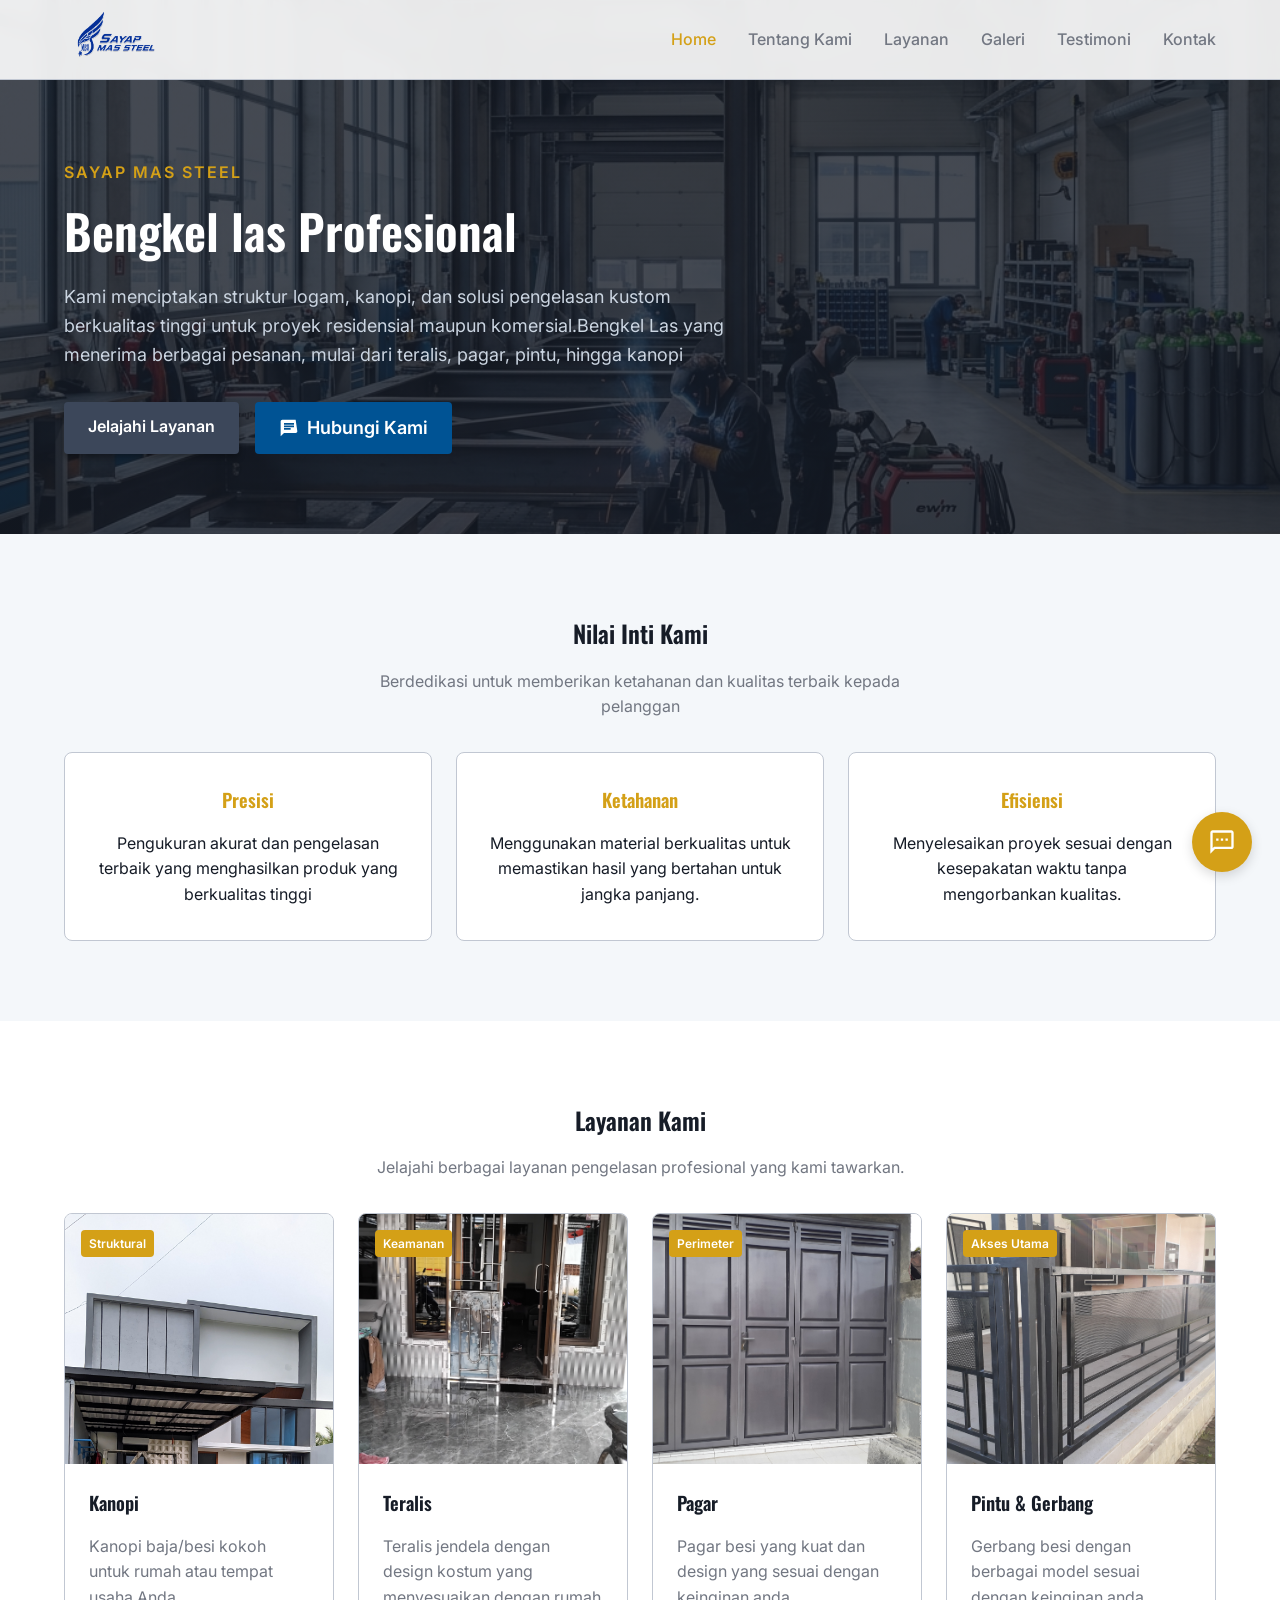
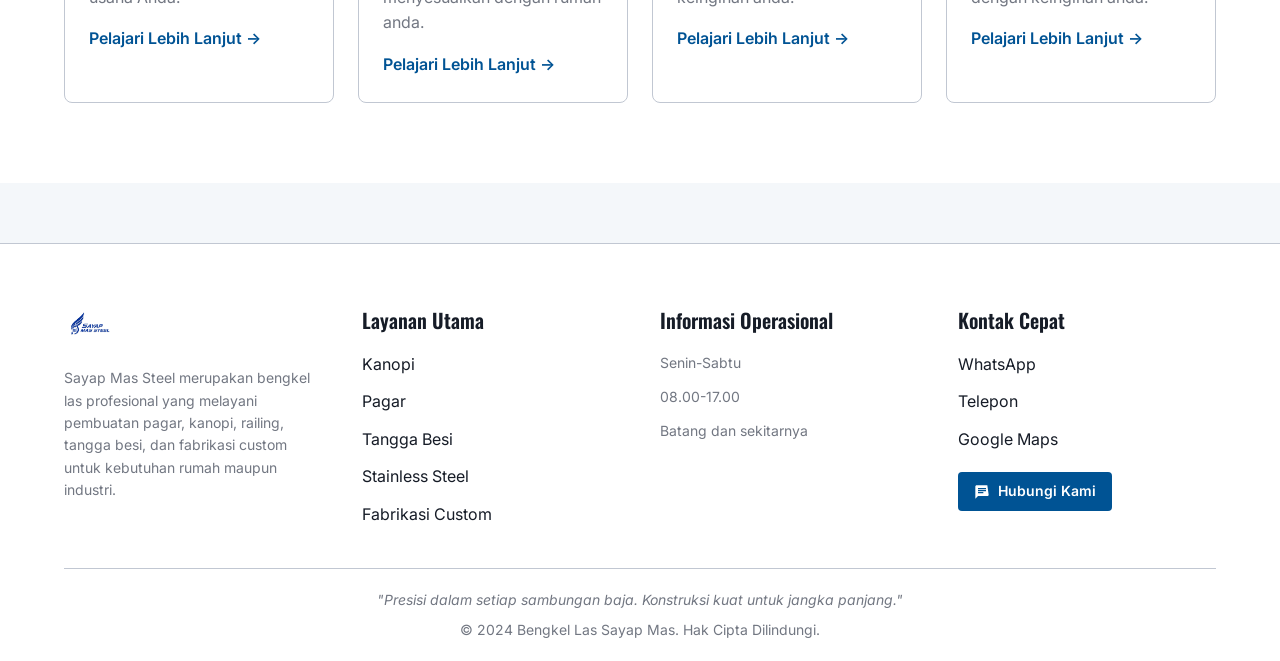
<file: index.html>
<!doctype html>
<html lang="id">
  <head>
    <meta charset="UTF-8" />
    <meta name="viewport" content="width=device-width, initial-scale=1.0" />
    <title>Sayap Mas Steel - Bengkel Las Profesional</title>
    <link rel="stylesheet" href="style.css" />
  </head>
  <body>
    <nav class="navbar">
      <div class="container">
        <div class="nav-brand">
          <img src="media/Logo.png" alt="Sayap Mas" style="height: 40px" />
        </div>
        <div class="hamburger">
          <span></span>
          <span></span>
          <span></span>
        </div>
        <div class="nav-links">
          <a href="index.html">Home</a>
          <a href="about.html">Tentang Kami</a>
          <a href="services.html">Layanan</a>
          <a href="gallery.html">Galeri</a>
          <a href="testimonials.html">Testimoni</a>
          <a href="contact.html">Kontak</a>
        </div>
      </div>
    </nav>

    <header class="hero hero-bg">
      <div class="container">
        <div class="hero-content">
          <span class="hero-subtitle">Sayap Mas Steel</span>
          <h1 class="hero-title">Bengkel las Profesional</h1>
          <p class="hero-text">
            Kami menciptakan struktur logam, kanopi, dan solusi pengelasan
            kustom berkualitas tinggi untuk proyek residensial maupun
            komersial.Bengkel Las yang menerima berbagai pesanan, mulai dari
            teralis, pagar, pintu, hingga kanopi
          </p>
          <div style="display: flex; gap: 16px; flex-wrap: wrap">
            <a
              href="services.html"
              class="btn"
              style="box-shadow: 0 4px 6px rgba(0, 0, 0, 0.3)"
              >Jelajahi Layanan</a
            >
            <a
              href="contact.html"
              class="btn btn-whatsapp"
              style="display: flex; align-items: center; gap: 8px"
            >
              <svg
                xmlns="http://www.w3.org/2000/svg"
                width="20"
                height="20"
                viewBox="0 0 24 24"
                fill="currentColor"
              >
                <path
                  d="M20 2H4c-1.1 0-2 .9-2 2v18l4-4h14c1.1 0 2-.9 2-2zM6 9h12v2H6V9zm8 5H6v-2h8v2zm4-6H6V6h12v2z"
                />
              </svg>
              Hubungi Kami
            </a>
          </div>
        </div>
      </div>
    </header>

    <section class="section-padding">
      <div class="container">
        <div class="text-center mb-8">
          <h2>Nilai Inti Kami</h2>
          <p style="color: var(--steel-gray); max-width: 600px; margin: 0 auto">
            Berdedikasi untuk memberikan ketahanan dan kualitas terbaik kepada pelanggan
          </p>
        </div>
        <div class="grid-3">
          <div class="card p-8 text-center">
            <h3 style="color: var(--gold)">Presisi</h3>
            <p>
              Pengukuran akurat dan pengelasan terbaik yang menghasilkan produk yang berkualitas tinggi
            </p>
          </div>
          <div class="card p-8 text-center">
            <h3 style="color: var(--gold)">Ketahanan</h3>
            <p>
              Menggunakan material berkualitas untuk memastikan
              hasil yang bertahan untuk jangka panjang.
            </p>
          </div>
          <div class="card p-8 text-center">
            <h3 style="color: var(--gold)">Efisiensi</h3>
            <p>
              Menyelesaikan proyek sesuai dengan kesepakatan waktu tanpa
              mengorbankan kualitas.
            </p>
          </div>
        </div>
      </div>
    </section>

    <section class="section-padding" style="background-color: var(--white)">
      <div class="container">
        <div class="text-center mb-8">
          <h2>Layanan Kami</h2>
          <p style="color: var(--steel-gray)">
            Jelajahi berbagai layanan pengelasan profesional yang kami tawarkan.
          </p>
        </div>
        <div class="grid-4">
          <div class="card">
            <div class="card-img-wrap">
              <img src="media/gambar25.jpeg" alt="Kanopi" class="card-img" />
              <span class="badge">Struktural</span>
            </div>
            <div class="card-body">
              <h3>Kanopi</h3>
              <p style="margin-bottom: 16px; color: var(--steel-gray)">
                Kanopi baja/besi kokoh untuk rumah atau tempat usaha Anda.
              </p>
              <a
                href="services.html"
                style="color: var(--primary); font-weight: 600"
                >Pelajari Lebih Lanjut &rarr;</a
              >
            </div>
          </div>
          <div class="card">
            <div class="card-img-wrap">
              <img src="media/gambar16.jpeg" alt="Teralis" class="card-img" />
              <span class="badge">Keamanan</span>
            </div>
            <div class="card-body">
              <h3>Teralis</h3>
              <p style="margin-bottom: 16px; color: var(--steel-gray)">
                Teralis jendela dengan design kostum yang menyesuaikan dengan
                rumah anda.
              </p>
              <a
                href="services.html"
                style="color: var(--primary); font-weight: 600"
                >Pelajari Lebih Lanjut &rarr;</a
              >
            </div>
          </div>
          <div class="card">
            <div class="card-img-wrap">
              <img src="media/gambar3.jpeg" alt="Pagar" class="card-img" />
              <span class="badge">Perimeter</span>
            </div>
            <div class="card-body">
              <h3>Pagar</h3>
              <p style="margin-bottom: 16px; color: var(--steel-gray)">
                Pagar besi yang kuat dan design yang sesuai dengan keinginan
                anda.
              </p>
              <a
                href="services.html"
                style="color: var(--primary); font-weight: 600"
                >Pelajari Lebih Lanjut &rarr;</a
              >
            </div>
          </div>
          <div class="card">
            <div class="card-img-wrap">
              <img src="media/gambar4.jpeg" alt="Pintu Besi" class="card-img" />
              <span class="badge">Akses Utama</span>
            </div>
            <div class="card-body">
              <h3>Pintu & Gerbang</h3>
              <p style="margin-bottom: 16px; color: var(--steel-gray)">
                Gerbang besi dengan berbagai model sesuai dengan keinginan
                anda.
              </p>
              <a
                href="services.html"
                style="color: var(--primary); font-weight: 600"
                >Pelajari Lebih Lanjut &rarr;</a
              >
            </div>
          </div>
        </div>
      </div>
    </section>

    <footer class="footer">
      <div class="container">
        <div class="footer-grid">
          <div class="footer-brand" style="flex: 1; min-width: 250px;">
            <img
              src="media/Logo.png"
              alt="Sayap Mas"
              style="height: 40px; margin-bottom: 16px"
            />
            <p style="color: var(--steel-gray); font-size: 0.875rem">
              Sayap Mas Steel merupakan bengkel las profesional yang melayani pembuatan pagar, kanopi, railing, tangga besi, dan fabrikasi custom untuk kebutuhan rumah maupun industri.
            </p>
          </div>
          <div style="flex: 1; min-width: 150px;">
            <h4 class="footer-title">Layanan Utama</h4>
            <div class="footer-links">
              <a href="services.html">Kanopi</a>
              <a href="services.html">Pagar</a>
              <a href="services.html">Tangga Besi</a>
              <a href="services.html">Stainless Steel</a>
              <a href="services.html">Fabrikasi Custom</a>
            </div>
          </div>
          <div style="flex: 1; min-width: 150px;">
            <h4 class="footer-title">Informasi Operasional</h4>
            <div class="footer-links">
              <span style="color: var(--steel-gray); font-size: 0.875rem;">Senin-Sabtu</span>
              <span style="color: var(--steel-gray); font-size: 0.875rem;">08.00-17.00</span>
              <span style="color: var(--steel-gray); font-size: 0.875rem;">Batang dan sekitarnya</span>
            </div>
          </div>
          <div style="flex: 1; min-width: 150px;">
            <h4 class="footer-title">Kontak Cepat</h4>
            <div class="footer-links">
              <a href="https://wa.me/6282328030102" target="_blank" style="display: flex; align-items: center; gap: 8px;">WhatsApp</a>
              <a href="tel:+6282328030102" style="display: flex; align-items: center; gap: 8px;">Telepon</a>
              <a href="https://maps.app.goo.gl/3i6Q8Z6vB9f1" target="_blank" style="display: flex; align-items: center; gap: 8px;">Google Maps</a>
              <a
                href="https://wa.me/6282328030102"
                target="_blank"
                class="btn btn-whatsapp"
                style="display: inline-flex; align-items: center; gap: 8px; padding: 8px 16px; font-size: 0.875rem; margin-top: 8px; width: fit-content; border-radius: 4px; box-sizing: border-box;"
              >
                <svg
                  xmlns="http://www.w3.org/2000/svg"
                  width="16"
                  height="16"
                  viewBox="0 0 24 24"
                  fill="currentColor"
                >
                  <path
                    d="M20 2H4c-1.1 0-2 .9-2 2v18l4-4h14c1.1 0 2-.9 2-2zM6 9h12v2H6V9zm8 5H6v-2h8v2zm4-6H6V6h12v2z"
                  />
                </svg>
                Hubungi Kami
              </a>
            </div>
          </div>
        </div>
        <div class="footer-bottom" style="display: flex; flex-direction: column; align-items: center; gap: 8px; border-top: 1px solid var(--border); padding-top: 20px;">
          <p style="color: var(--steel-gray); font-size: 0.875rem; font-style: italic;">"Presisi dalam setiap sambungan baja. Konstruksi kuat untuk jangka panjang."</p>
          <p style="color: var(--steel-gray); font-size: 0.875rem;">&copy; 2024 Bengkel Las Sayap Mas. Hak Cipta Dilindungi.</p>
        </div>
      </div>
    </footer>

    <!-- Floating Chatbot -->
    <div id="chatbot-fab" class="fab">
      <svg xmlns="http://www.w3.org/2000/svg" viewBox="0 0 24 24">
        <path
          d="M20 2H4c-1.1 0-2 .9-2 2v18l4-4h14c1.1 0 2-.9 2-2V4c0-1.1-.9-2-2-2zm0 14H5.2L4 17.2V4h16v12zM7 9h2v2H7zm4 0h2v2h-2zm4 0h2v2h-2z"
        />
      </svg>
    </div>

    <script src="script.js"></script>
  </body>
</html>
</file>
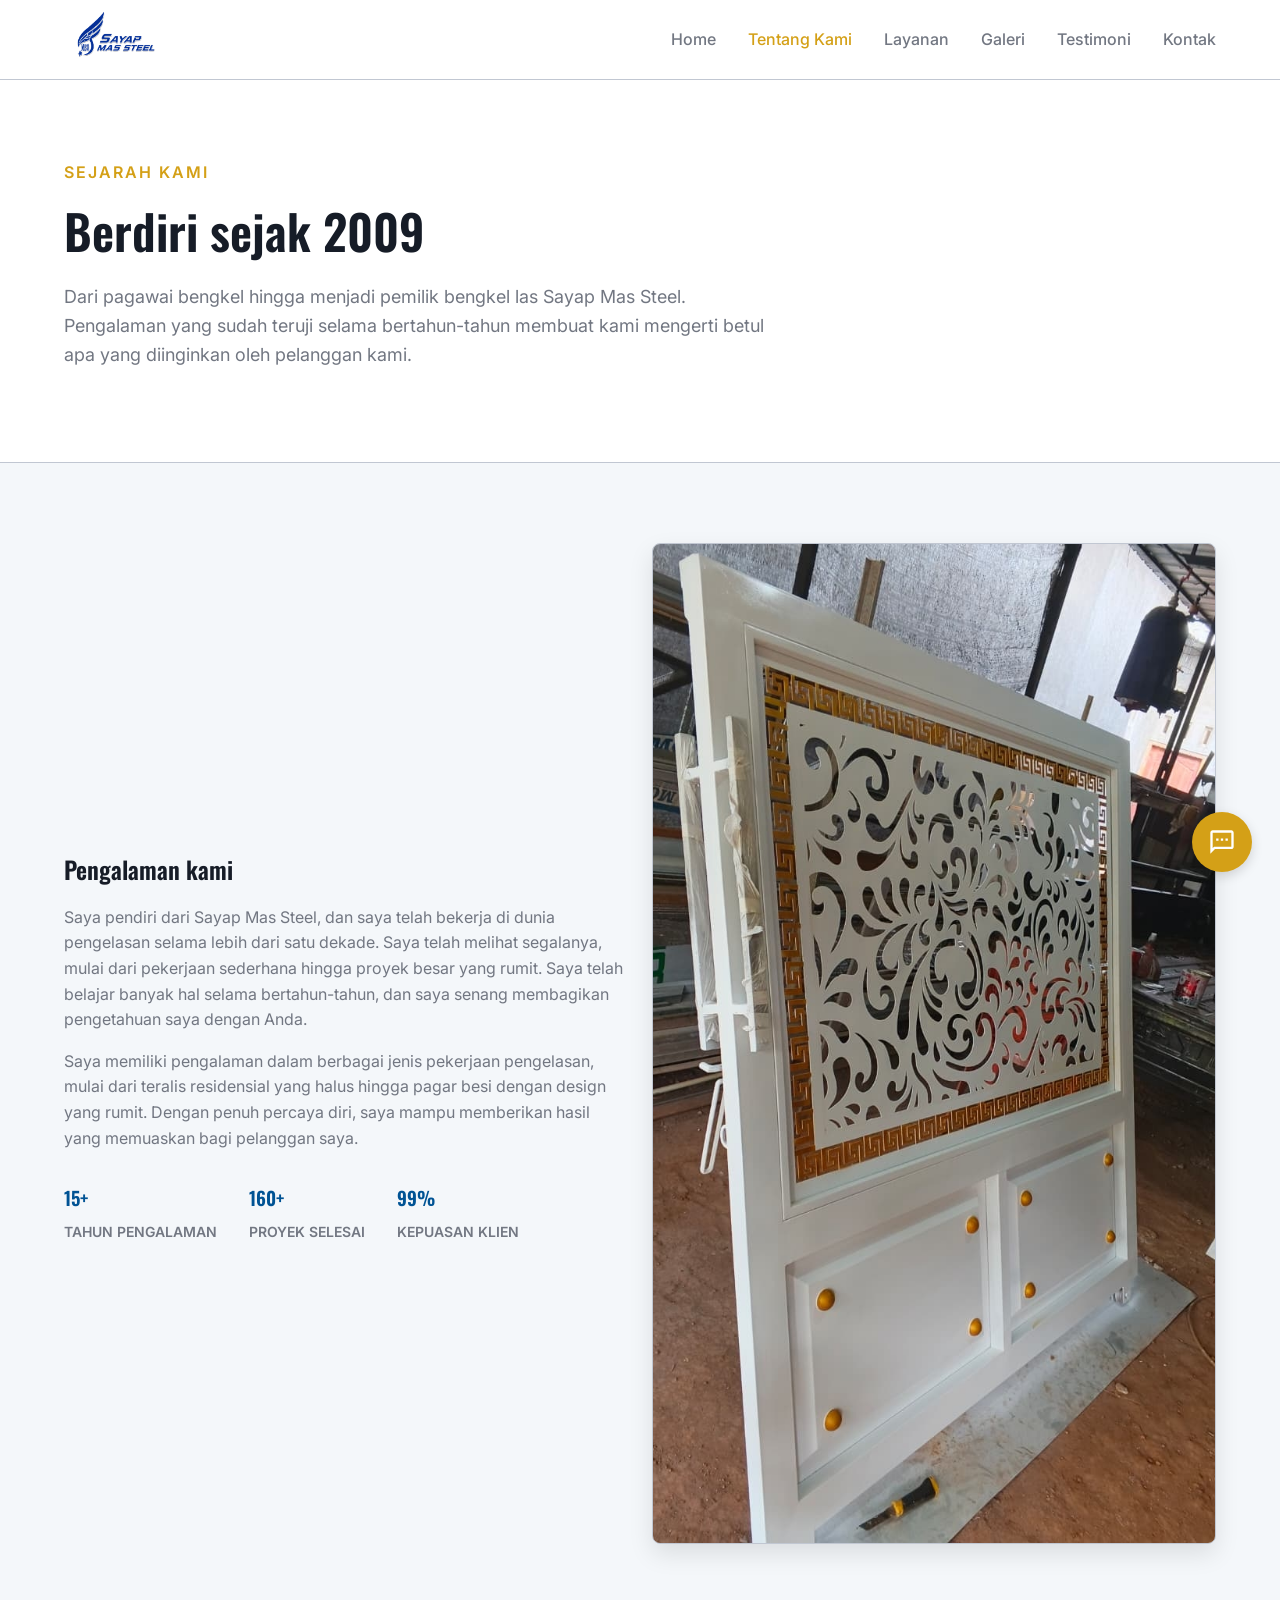
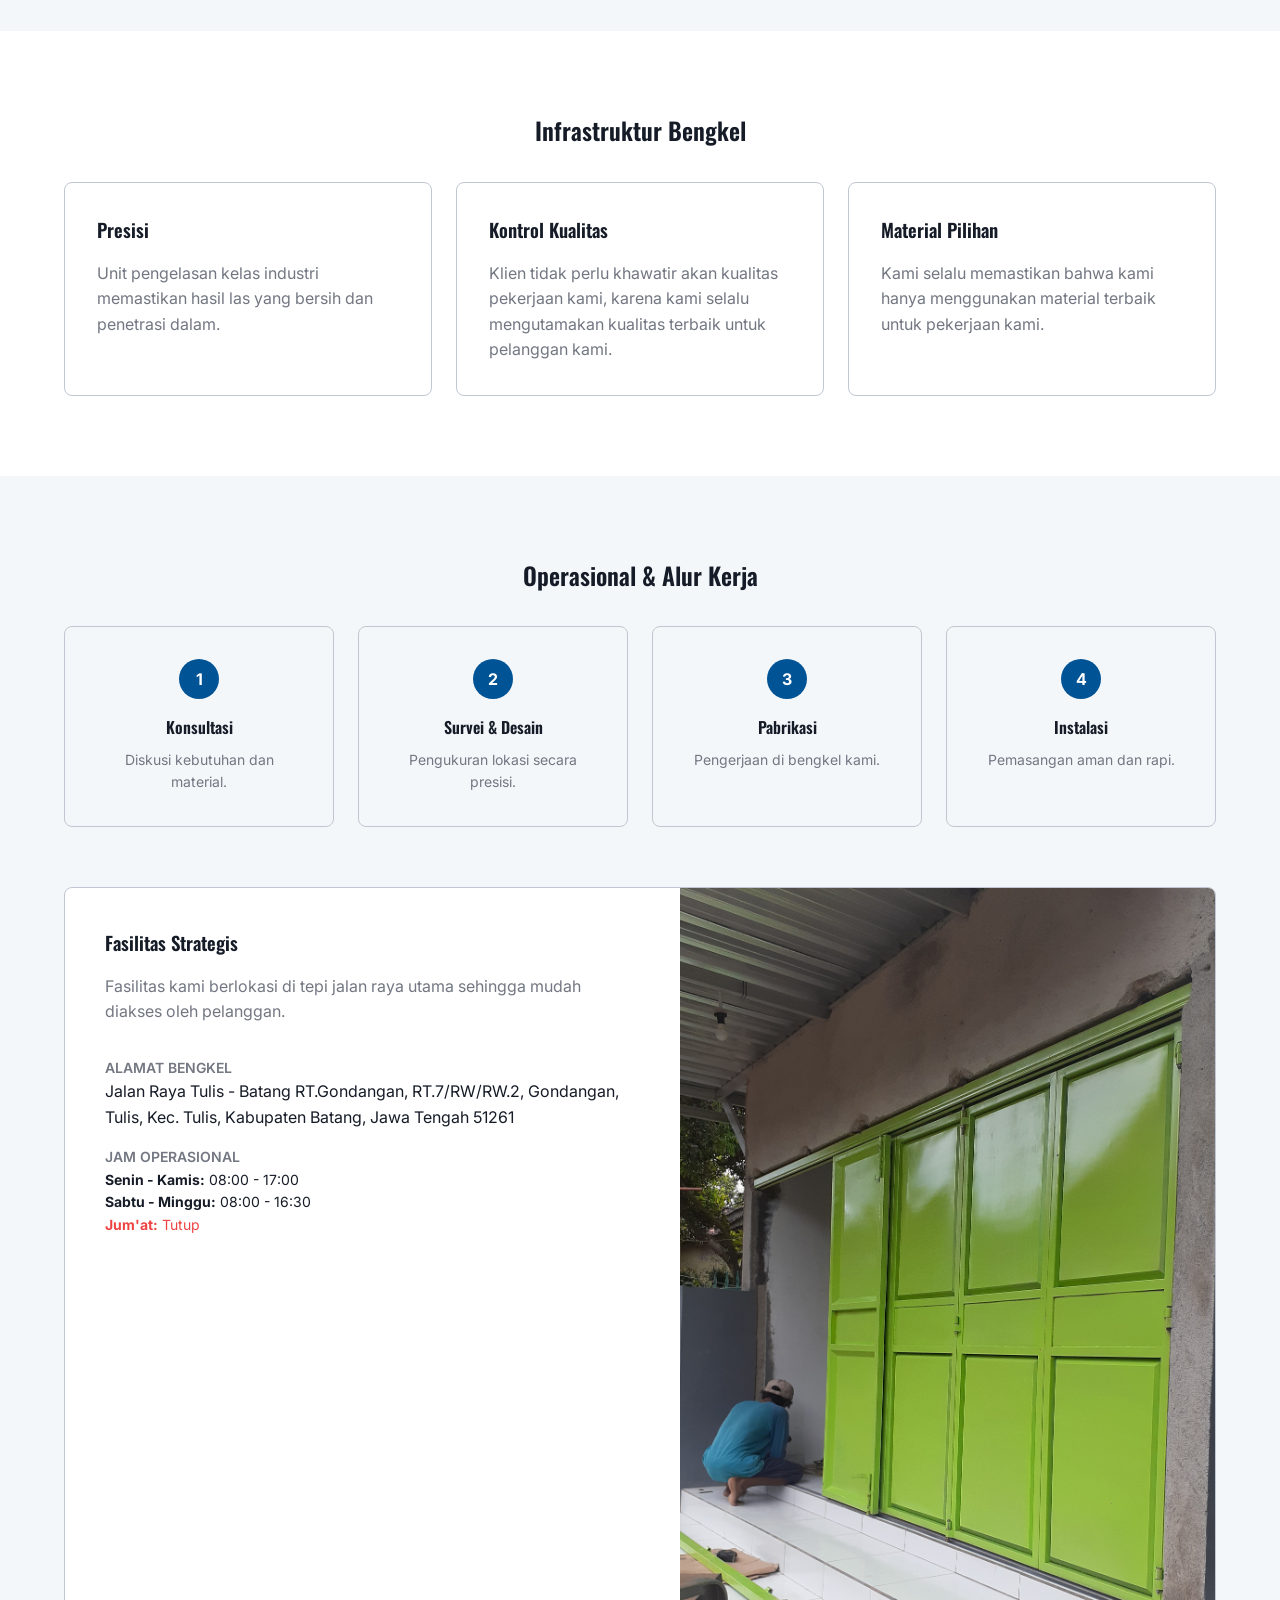
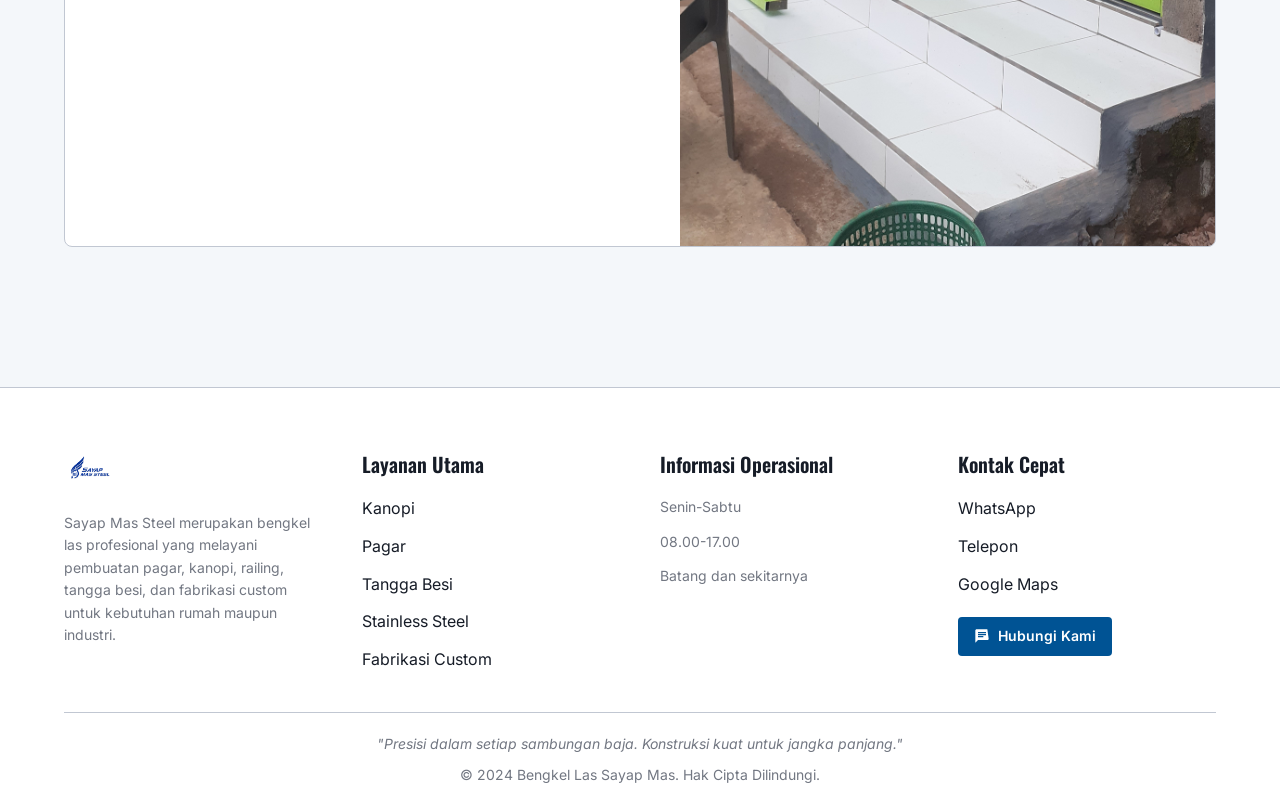
<file: about.html>
<!doctype html>
<html lang="id">
  <head>
    <meta charset="UTF-8" />
    <meta name="viewport" content="width=device-width, initial-scale=1.0" />
    <title>Tentang Kami - Sayap Mas Steel</title>
    <link rel="stylesheet" href="style.css" />
  </head>
  <body>
    <nav class="navbar">
      <div class="container">
        <div class="nav-brand">
          <img src="media/Logo.png" alt="Sayap Mas" style="height: 40px" />
        </div>
        <div class="hamburger">
          <span></span>
          <span></span>
          <span></span>
        </div>
        <div class="nav-links">
          <a href="index.html">Home</a>
          <a href="about.html">Tentang Kami</a>
          <a href="services.html">Layanan</a>
          <a href="gallery.html">Galeri</a>
          <a href="testimonials.html">Testimoni</a>
          <a href="contact.html">Kontak</a>
        </div>
      </div>
    </nav>

    <!-- Page Header -->
    <header class="hero" style="padding-bottom: 60px">
      <div class="container">
        <div class="hero-content">
          <span class="hero-subtitle">Sejarah Kami</span>
          <h1 class="hero-title">Berdiri sejak 2009</h1>
          <p class="hero-text">
            Dari pagawai bengkel hingga menjadi pemilik bengkel las Sayap Mas
            Steel. Pengalaman yang sudah teruji selama bertahun-tahun membuat
            kami mengerti betul apa yang diinginkan oleh pelanggan kami.
          </p>
        </div>
      </div>
    </header>

    <!-- The Master's Legacy -->
    <section class="section-padding">
      <div class="container">
        <div class="grid-2 align-center">
          <div>
            <h2>Pengalaman kami</h2>
            <p style="color: var(--steel-gray); margin-bottom: 16px">
              Saya pendiri dari Sayap Mas Steel, dan saya telah bekerja di dunia
              pengelasan selama lebih dari satu dekade. Saya telah melihat
              segalanya, mulai dari pekerjaan sederhana hingga proyek besar
              yang rumit. Saya telah belajar banyak hal selama bertahun-tahun,
              dan saya senang membagikan pengetahuan saya dengan Anda.
            </p>
            <p style="color: var(--steel-gray); margin-bottom: 24px">
              Saya memiliki pengalaman dalam berbagai jenis pekerjaan
              pengelasan, mulai dari teralis residensial yang halus hingga
              pagar besi dengan design yang rumit. Dengan penuh percaya diri,
              saya mampu memberikan hasil yang memuaskan bagi pelanggan saya.
            </p>

            <div
              style="
                display: flex;
                gap: 32px;
                margin-top: 32px;
                flex-wrap: wrap;
              "
            >
              <div>
                <h3 style="color: var(--primary); margin-bottom: 8px">15+</h3>
                <p
                  style="
                    font-size: 0.875rem;
                    color: var(--steel-gray);
                    font-weight: 600;
                    text-transform: uppercase;
                  "
                >
                  Tahun Pengalaman
                </p>
              </div>
              <div>
                <h3 style="color: var(--primary); margin-bottom: 8px">160+</h3>
                <p
                  style="
                    font-size: 0.875rem;
                    color: var(--steel-gray);
                    font-weight: 600;
                    text-transform: uppercase;
                  "
                >
                  Proyek Selesai
                </p>
              </div>
              <div>
                <h3 style="color: var(--primary); margin-bottom: 8px">99%</h3>
                <p
                  style="
                    font-size: 0.875rem;
                    color: var(--steel-gray);
                    font-weight: 600;
                    text-transform: uppercase;
                  "
                >
                  Kepuasan Klien
                </p>
              </div>
            </div>
          </div>
          <div>
            <img
              src="media/gambar1.jpeg"
              alt="Proses Pengelasan"
              style="
                width: 100%;
                border-radius: 8px;
                border: 1px solid var(--border);
                box-shadow: 0 10px 25px rgba(0, 0, 0, 0.1);
              "
            />
          </div>
        </div>
      </div>
    </section>

    <!-- Workshop Infrastructure -->
    <section class="section-padding" style="background-color: var(--white)">
      <div class="container">
        <h2 class="text-center mb-8">Infrastruktur Bengkel</h2>
        <div class="grid-3">
          <div class="card p-8">
            <h3 style="margin-bottom: 16px">Presisi</h3>
            <p style="color: var(--steel-gray)">
              Unit pengelasan kelas industri memastikan hasil las yang bersih
              dan penetrasi dalam.
            </p>
          </div>
          <div class="card p-8">
            <h3 style="margin-bottom: 16px">Kontrol Kualitas</h3>
            <p style="color: var(--steel-gray)">
              Klien tidak perlu khawatir akan kualitas pekerjaan kami, karena
              kami selalu mengutamakan kualitas terbaik untuk pelanggan kami.
            </p>
          </div>
          <div class="card p-8">
            <h3 style="margin-bottom: 16px">Material Pilihan</h3>
            <p style="color: var(--steel-gray)">
              Kami selalu memastikan bahwa kami hanya menggunakan material
              terbaik untuk pekerjaan kami.
            </p>
          </div>
        </div>
      </div>
    </section>

    <!-- Strategic Operations (Expanded) -->
    <section class="section-padding">
      <div class="container">
        <h2 class="text-center mb-8">Operasional & Alur Kerja</h2>

        <div class="grid-4" style="margin-bottom: 60px">
          <div class="card p-8 text-center" style="background: var(--bg-main)">
            <div
              style="
                width: 40px;
                height: 40px;
                background: var(--primary);
                color: var(--white);
                border-radius: 50%;
                display: flex;
                align-items: center;
                justify-content: center;
                font-weight: bold;
                margin: 0 auto 16px;
              "
            >
              1
            </div>
            <h4 style="margin-bottom: 8px">Konsultasi</h4>
            <p style="font-size: 0.875rem; color: var(--steel-gray)">
              Diskusi kebutuhan dan material.
            </p>
          </div>
          <div class="card p-8 text-center" style="background: var(--bg-main)">
            <div
              style="
                width: 40px;
                height: 40px;
                background: var(--primary);
                color: var(--white);
                border-radius: 50%;
                display: flex;
                align-items: center;
                justify-content: center;
                font-weight: bold;
                margin: 0 auto 16px;
              "
            >
              2
            </div>
            <h4 style="margin-bottom: 8px">Survei & Desain</h4>
            <p style="font-size: 0.875rem; color: var(--steel-gray)">
              Pengukuran lokasi secara presisi.
            </p>
          </div>
          <div class="card p-8 text-center" style="background: var(--bg-main)">
            <div
              style="
                width: 40px;
                height: 40px;
                background: var(--primary);
                color: var(--white);
                border-radius: 50%;
                display: flex;
                align-items: center;
                justify-content: center;
                font-weight: bold;
                margin: 0 auto 16px;
              "
            >
              3
            </div>
            <h4 style="margin-bottom: 8px">Pabrikasi</h4>
            <p style="font-size: 0.875rem; color: var(--steel-gray)">
              Pengerjaan di bengkel kami.
            </p>
          </div>
          <div class="card p-8 text-center" style="background: var(--bg-main)">
            <div
              style="
                width: 40px;
                height: 40px;
                background: var(--primary);
                color: var(--white);
                border-radius: 50%;
                display: flex;
                align-items: center;
                justify-content: center;
                font-weight: bold;
                margin: 0 auto 16px;
              "
            >
              4
            </div>
            <h4 style="margin-bottom: 8px">Instalasi</h4>
            <p style="font-size: 0.875rem; color: var(--steel-gray)">
              Pemasangan aman dan rapi.
            </p>
          </div>
        </div>

        <div
          class="card"
          style="flex-direction: row; align-items: stretch; flex-wrap: wrap"
        >
          <div style="flex: 1; min-width: 300px; padding: 40px">
            <h3 class="mb-4">Fasilitas Strategis</h3>
            <p style="color: var(--steel-gray); margin-bottom: 32px">
              Fasilitas kami berlokasi di tepi jalan raya utama sehingga mudah
              diakses oleh pelanggan.
            </p>

            <div
              class="contact-item"
              style="
                border: none;
                padding: 0;
                background: transparent;
                margin-bottom: 16px;
              "
            >
              <div>
                <p
                  style="
                    font-weight: 600;
                    font-size: 0.875rem;
                    color: var(--steel-gray);
                  "
                >
                  ALAMAT BENGKEL
                </p>
                <p>
                  Jalan Raya Tulis - Batang RT.Gondangan, RT.7/RW/RW.2,
                  Gondangan, Tulis, Kec. Tulis, Kabupaten Batang, Jawa Tengah
                  51261
                </p>
              </div>
            </div>
            <div
              class="contact-item"
              style="border: none; padding: 0; background: transparent"
            >
              <div>
                <p
                  style="
                    font-weight: 600;
                    font-size: 0.875rem;
                    color: var(--steel-gray);
                  "
                >
                  JAM OPERASIONAL
                </p>
                <p style="font-size: 0.875rem">
                  <strong>Senin - Kamis:</strong> 08:00 - 17:00
                </p>
                <p style="font-size: 0.875rem">
                  <strong>Sabtu - Minggu:</strong> 08:00 - 16:30
                </p>
                <p style="font-size: 0.875rem; color: #ef4444">
                  <strong>Jum'at:</strong> Tutup
                </p>
              </div>
            </div>
          </div>
          <div style="flex: 1; min-width: 300px; background: var(--bg-main)">
            <img
              src="media/gambar2.jpeg"
              alt="Lokasi Bengkel"
              style="width: 100%; height: 100%; object-fit: cover"
            />
          </div>
        </div>
      </div>
    </section>

    <footer class="footer">
      <div class="container">
        <div class="footer-grid">
          <div class="footer-brand" style="flex: 1; min-width: 250px;">
            <img
              src="media/Logo.png"
              alt="Sayap Mas"
              style="height: 40px; margin-bottom: 16px"
            />
            <p style="color: var(--steel-gray); font-size: 0.875rem">
              Sayap Mas Steel merupakan bengkel las profesional yang melayani pembuatan pagar, kanopi, railing, tangga besi, dan fabrikasi custom untuk kebutuhan rumah maupun industri.
            </p>
          </div>
          <div style="flex: 1; min-width: 150px;">
            <h4 class="footer-title">Layanan Utama</h4>
            <div class="footer-links">
              <a href="services.html">Kanopi</a>
              <a href="services.html">Pagar</a>
              <a href="services.html">Tangga Besi</a>
              <a href="services.html">Stainless Steel</a>
              <a href="services.html">Fabrikasi Custom</a>
            </div>
          </div>
          <div style="flex: 1; min-width: 150px;">
            <h4 class="footer-title">Informasi Operasional</h4>
            <div class="footer-links">
              <span style="color: var(--steel-gray); font-size: 0.875rem;">Senin-Sabtu</span>
              <span style="color: var(--steel-gray); font-size: 0.875rem;">08.00-17.00</span>
              <span style="color: var(--steel-gray); font-size: 0.875rem;">Batang dan sekitarnya</span>
            </div>
          </div>
          <div style="flex: 1; min-width: 150px;">
            <h4 class="footer-title">Kontak Cepat</h4>
            <div class="footer-links">
              <a href="https://wa.me/6282328030102" target="_blank" style="display: flex; align-items: center; gap: 8px;">WhatsApp</a>
              <a href="tel:+6282328030102" style="display: flex; align-items: center; gap: 8px;">Telepon</a>
              <a href="https://maps.app.goo.gl/3i6Q8Z6vB9f1" target="_blank" style="display: flex; align-items: center; gap: 8px;">Google Maps</a>
              <a
                href="https://wa.me/6282328030102"
                target="_blank"
                class="btn btn-whatsapp"
                style="display: inline-flex; align-items: center; gap: 8px; padding: 8px 16px; font-size: 0.875rem; margin-top: 8px; width: fit-content; border-radius: 4px; box-sizing: border-box;"
              >
                <svg
                  xmlns="http://www.w3.org/2000/svg"
                  width="16"
                  height="16"
                  viewBox="0 0 24 24"
                  fill="currentColor"
                >
                  <path
                    d="M20 2H4c-1.1 0-2 .9-2 2v18l4-4h14c1.1 0 2-.9 2-2zM6 9h12v2H6V9zm8 5H6v-2h8v2zm4-6H6V6h12v2z"
                  />
                </svg>
                Hubungi Kami
              </a>
            </div>
          </div>
        </div>
        <div class="footer-bottom" style="display: flex; flex-direction: column; align-items: center; gap: 8px; border-top: 1px solid var(--border); padding-top: 20px;">
          <p style="color: var(--steel-gray); font-size: 0.875rem; font-style: italic;">"Presisi dalam setiap sambungan baja. Konstruksi kuat untuk jangka panjang."</p>
          <p style="color: var(--steel-gray); font-size: 0.875rem;">&copy; 2024 Bengkel Las Sayap Mas. Hak Cipta Dilindungi.</p>
        </div>
      </div>
    </footer>

    <!-- Floating Chatbot -->
    <div id="chatbot-fab" class="fab">
      <svg xmlns="http://www.w3.org/2000/svg" viewBox="0 0 24 24">
        <path
          d="M20 2H4c-1.1 0-2 .9-2 2v18l4-4h14c1.1 0 2-.9 2-2V4c0-1.1-.9-2-2-2zm0 14H5.2L4 17.2V4h16v12zM7 9h2v2H7zm4 0h2v2h-2zm4 0h2v2h-2z"
        />
      </svg>
    </div>

    <script src="script.js"></script>
  </body>
</html>
</file>
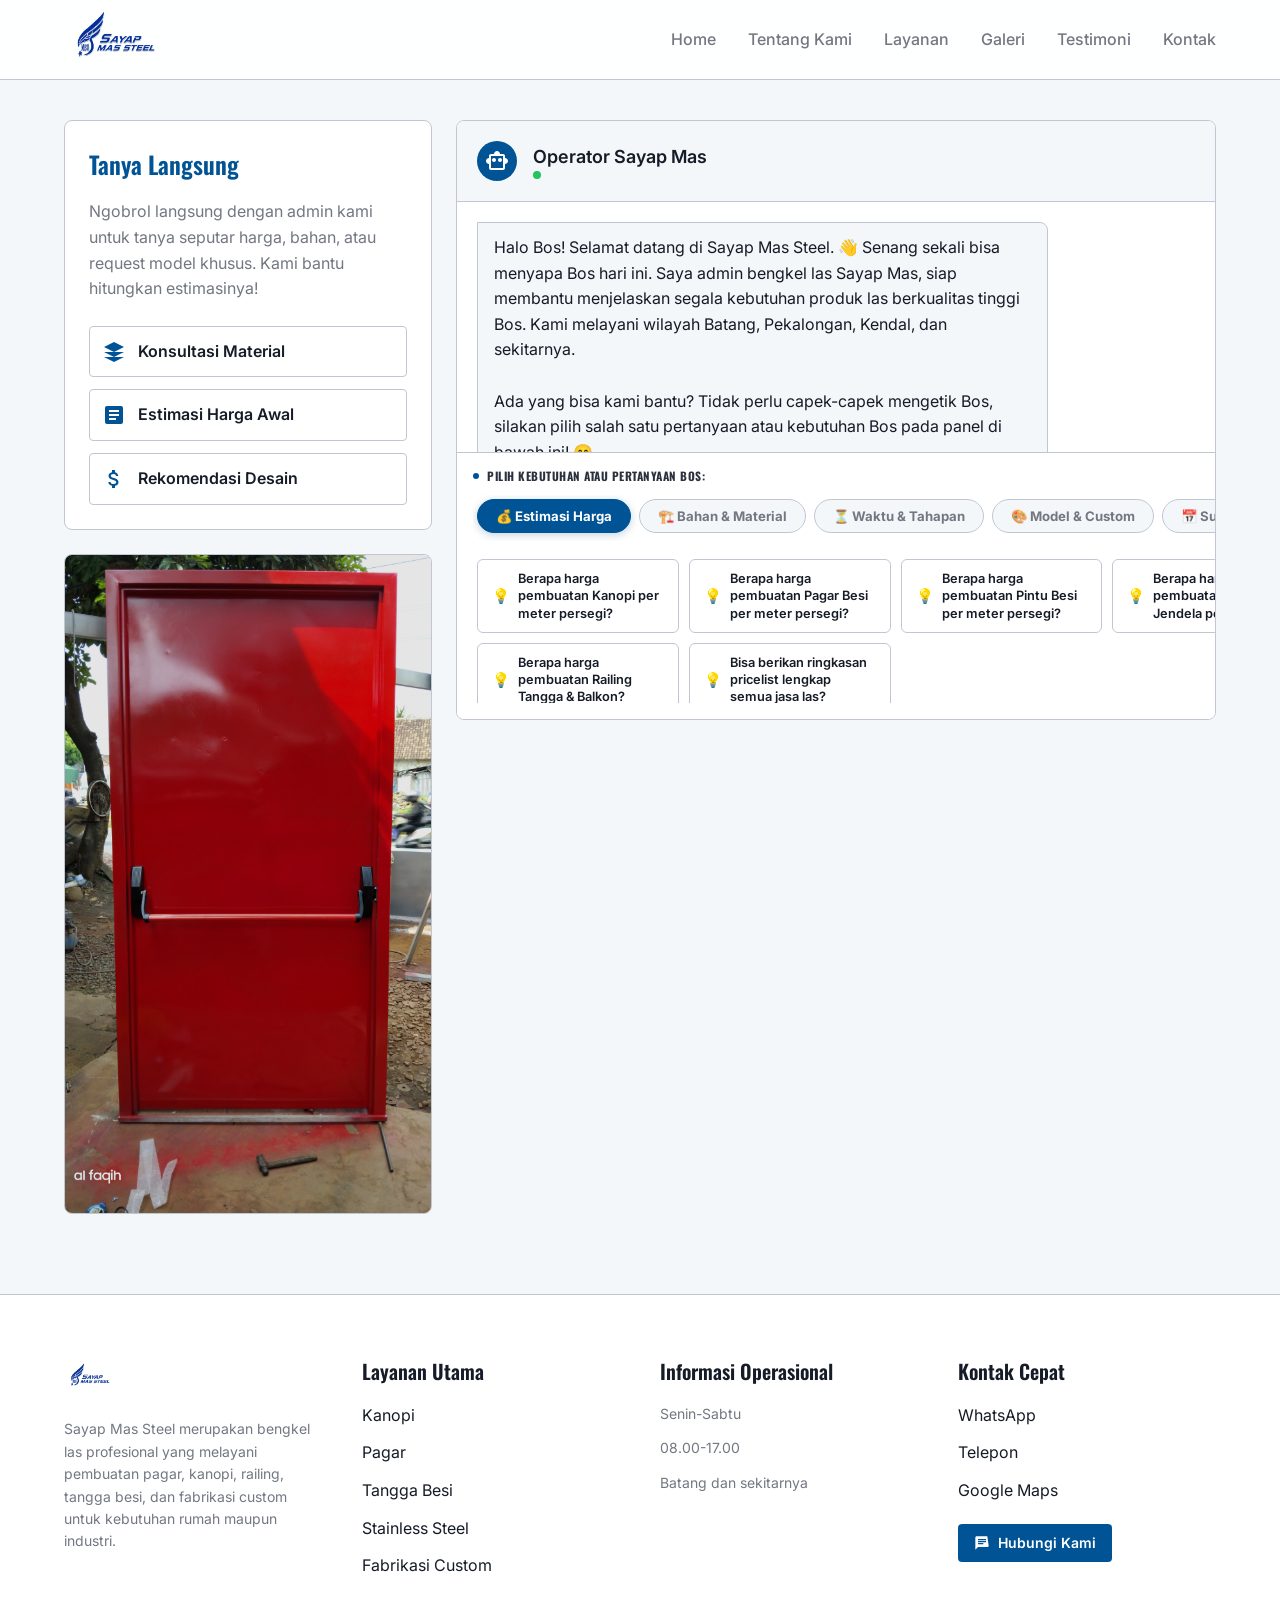
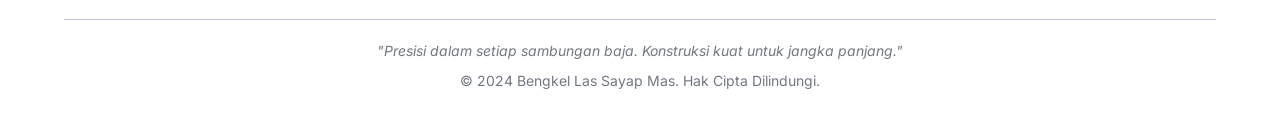
<file: chatbot.html>
<!doctype html>
<html lang="id">
  <head>
    <meta charset="UTF-8" />
    <meta name="viewport" content="width=device-width, initial-scale=1.0" />
    <title>Chatbot - Sayap Mas Steel</title>
    <link rel="stylesheet" href="style.css" />
    <style>
      .chat-suggestion {
        padding: 8px 16px;
        background: var(--white);
        border: 1px solid var(--border);
        border-radius: 20px;
        font-size: 0.8rem;
        cursor: pointer;
        transition: all 0.2s ease;
        color: var(--steel-gray);
        font-weight: 500;
      }
      .chat-suggestion:hover {
        background: var(--primary);
        color: var(--white);
        border-color: var(--primary);
      }
      .chat-action-btn {
        padding: 10px 20px;
        border: 1px solid var(--primary);
        color: var(--primary);
        background: transparent;
        border-radius: 24px;
        font-size: 0.85rem;
        font-weight: 600;
        cursor: pointer;
        transition: all 0.3s ease;
      }
      .chat-action-btn:hover {
        background: var(--primary);
        color: var(--white);
        box-shadow: 0 4px 12px rgba(0, 83, 148, 0.2);
      }
      .chat-input-field {
        flex: 1;
        border: 1px solid rgba(0, 0, 0, 0.1);
        border-radius: 24px;
        padding: 14px 20px;
        background: var(--white);
        font-family: inherit;
        box-shadow: 0 4px 12px rgba(0, 0, 0, 0.03);
        transition: all 0.3s ease;
      }
      .chat-input-field:focus {
        outline: none;
        border-color: var(--primary);
        box-shadow: 0 4px 12px rgba(0, 83, 148, 0.1);
      }
      .chat-send-btn {
        width: 48px;
        height: 48px;
        background: var(--primary);
        color: var(--white);
        border: none;
        border-radius: 50%;
        cursor: pointer;
        display: flex;
        align-items: center;
        justify-content: center;
        box-shadow: 0 4px 12px rgba(0, 83, 148, 0.2);
        transition: all 0.3s ease;
      }
      .chat-send-btn:hover {
        transform: scale(1.05);
        background: var(--light-blue);
      }
      
      /* Tambahan Styles Pilihan Pertanyaan Tanpa Mengetik */
      .chat-choices-panel {
        padding: 16px;
        background: var(--white);
        border-top: 1px solid var(--border);
        display: flex;
        flex-direction: column;
        gap: 12px;
      }
      .choices-tabs {
        display: flex;
        gap: 8px;
        width: 100%;
        box-sizing: border-box;
        overflow-x: auto;
        padding: 4px 4px 8px 4px; /* Mencegah bayangan tab aktif terpotong */
        scrollbar-width: none;
        -ms-overflow-style: none;
        -webkit-overflow-scrolling: touch; /* Inersia swipe di iOS/Mobile */
        cursor: grab;
      }
      .choices-tabs.dragging {
        cursor: grabbing;
        user-select: none;
      }
      .choices-tabs::-webkit-scrollbar {
        display: none; /* Sembunyikan scrollbar di Chrome/Safari */
      }
      .choice-tab {
        padding: 8px 18px;
        background: var(--bg-main);
        border: 1px solid var(--border);
        border-radius: 20px;
        font-size: 0.825rem;
        font-weight: 700;
        color: var(--steel-gray);
        cursor: pointer;
        white-space: nowrap;
        transition: all 0.2s ease;
        font-family: 'Inter', sans-serif;
        flex-shrink: 0; /* Mencegah tombol mengecil/menciut */
      }
      .choice-tab:hover {
        border-color: var(--primary);
        color: var(--primary);
        background: var(--white);
      }
      .choice-tab.active-tab {
        background: var(--primary);
        color: var(--white);
        border-color: var(--primary);
        box-shadow: 0 2px 8px rgba(0, 83, 148, 0.25);
      }
      #questions-container {
        display: grid;
        grid-template-columns: repeat(auto-fit, minmax(200px, 1fr));
        gap: 10px;
        max-height: 150px;
        overflow-y: auto;
        padding: 6px 6px 8px 4px; /* Mencegah kartu pertanyaan & bayangannya terpotong saat dihover/ditranslate */
      }
      .question-chip {
        display: flex;
        align-items: center;
        gap: 8px;
        padding: 10px 14px;
        background: var(--white);
        border: 1px solid var(--border);
        border-radius: 6px;
        font-size: 0.8rem;
        font-weight: 600;
        color: var(--text-dark);
        cursor: pointer;
        text-align: left;
        line-height: 1.35;
        transition: all 0.2s ease;
        font-family: 'Inter', sans-serif;
      }
      .question-chip:hover {
        background: #f0f7ff;
        border-color: var(--primary);
        color: var(--primary);
        transform: translateY(-1px);
        box-shadow: 0 2px 6px rgba(0, 0, 0, 0.05);
      }
      .question-chip::before {
        content: "💡";
        font-size: 0.9rem;
        flex-shrink: 0;
      }
      #questions-container::-webkit-scrollbar {
        width: 6px;
      }
      #questions-container::-webkit-scrollbar-track {
        background: var(--bg-main);
        border-radius: 4px;
      }
      #questions-container::-webkit-scrollbar-thumb {
        background: var(--border);
        border-radius: 4px;
      }
      #questions-container::-webkit-scrollbar-thumb:hover {
        background: var(--steel-gray);
      }

      /* Media Queries untuk Responsivitas Mobile yang Sempurna */
      @media (max-width: 768px) {
        .chat-wrapper {
          height: 550px !important;
        }
        .chat-choices-panel {
          padding: 12px;
          gap: 8px;
        }
        .choices-tabs {
          padding: 2px 2px 6px 2px;
          gap: 6px;
        }
        .choice-tab {
          padding: 6px 14px;
          font-size: 0.775rem;
        }
        #questions-container {
          display: flex !important;
          flex-direction: column !important;
          max-height: 140px;
          gap: 8px;
          padding: 4px 4px 6px 4px;
        }
        .question-chip {
          font-size: 0.775rem;
          padding: 8px 12px;
          width: 100% !important;
          box-sizing: border-box;
        }
      }
    </style>
  </head>
  <body>
    <nav class="navbar">
      <div class="container">
        <div class="nav-brand">
          <img src="media/Logo.png" alt="Sayap Mas" style="height: 40px" />
        </div>
        <div class="hamburger">
          <span></span>
          <span></span>
          <span></span>
        </div>
        <div class="nav-links">
          <a href="index.html">Home</a>
          <a href="about.html">Tentang Kami</a>
          <a href="services.html">Layanan</a>
          <a href="gallery.html">Galeri</a>
          <a href="testimonials.html">Testimoni</a>
          <a href="contact.html">Kontak</a>
        </div>
      </div>
    </nav>

    <main class="section-padding" style="padding-top: 120px">
      <div class="container">
        <div class="bento-grid" style="align-items: stretch">
          <!-- Sidebar Info -->
          <div
            class="col-span-4"
            style="display: flex; flex-direction: column; gap: 24px"
          >
            <div
              style="
                padding: 24px;
                border: 1px solid var(--border);
                background: var(--white);
                border-radius: 8px;
              "
            >
              <h1
                style="
                  font-size: 1.5rem;
                  color: var(--primary);
                  margin-bottom: 16px;
                "
              >
                Tanya Langsung
              </h1>
              <p style="color: var(--steel-gray); margin-bottom: 24px">
                Ngobrol langsung dengan admin kami untuk tanya seputar harga,
                bahan, atau request model khusus. Kami bantu hitungkan
                estimasinya!
              </p>

              <div style="display: flex; flex-direction: column; gap: 12px">
                <div
                  style="
                    display: flex;
                    align-items: center;
                    gap: 12px;
                    padding: 12px;
                    border: 1px solid var(--border);
                    border-radius: 4px;
                  "
                >
                  <svg
                    xmlns="http://www.w3.org/2000/svg"
                    width="24"
                    height="24"
                    viewBox="0 0 24 24"
                    fill="var(--primary)"
                  >
                    <path
                      d="M12 2L2 7l10 5 10-5-10-5zM2 17l10 5 10-5M2 12l10 5 10-5"
                    />
                  </svg>
                  <span style="font-weight: 600">Konsultasi Material</span>
                </div>
                <div
                  style="
                    display: flex;
                    align-items: center;
                    gap: 12px;
                    padding: 12px;
                    border: 1px solid var(--border);
                    border-radius: 4px;
                  "
                >
                  <svg
                    xmlns="http://www.w3.org/2000/svg"
                    width="24"
                    height="24"
                    viewBox="0 0 24 24"
                    fill="var(--primary)"
                  >
                    <path
                      d="M19 3H5c-1.1 0-2 .9-2 2v14c0 1.1.9 2 2 2h14c1.1 0 2-.9 2-2V5c0-1.1-.9-2-2-2zm-5 14H7v-2h7v2zm3-4H7v-2h10v2zm0-4H7V7h10v2z"
                    />
                  </svg>
                  <span style="font-weight: 600">Estimasi Harga Awal</span>
                </div>
                <div
                  style="
                    display: flex;
                    align-items: center;
                    gap: 12px;
                    padding: 12px;
                    border: 1px solid var(--border);
                    border-radius: 4px;
                  "
                >
                  <svg
                    xmlns="http://www.w3.org/2000/svg"
                    width="24"
                    height="24"
                    viewBox="0 0 24 24"
                    fill="var(--primary)"
                  >
                    <path
                      d="M11.8 10.9c-2.27-.59-3-1.2-3-2.15 0-1.09 1.01-1.85 2.7-1.85 1.78 0 2.44.85 2.5 2.1h2.21c-.07-1.72-1.12-3.3-3.21-3.81V3h-3v2.16c-1.94.42-3.5 1.68-3.5 3.61 0 2.31 1.91 3.46 4.7 4.13 2.5.6 3 1.48 3 2.41 0 .69-.49 1.79-2.7 1.79-2.06 0-2.87-.92-2.98-2.1h-2.2c.12 2.19 1.76 3.42 3.68 3.83V21h3v-2.15c1.95-.37 3.5-1.5 3.5-3.55 0-2.84-2.43-3.81-4.7-4.4z"
                    />
                  </svg>
                  <span style="font-weight: 600">Rekomendasi Desain</span>
                </div>
              </div>
            </div>

            <div
              style="
                flex: 1;
                min-height: 200px;
                border-radius: 8px;
                overflow: hidden;
                border: 1px solid var(--border);
                position: relative;
              "
            >
              <img
                src="media/gambar14.jpeg"
                alt="Welding Worker"
                style="width: 100%; height: 100%; object-fit: cover"
              />
              <div
                style="
                  position: absolute;
                  inset: 0;
                  background: rgba(0, 0, 0, 0.1);
                "
              ></div>
            </div>
          </div>

          <!-- Chat Interface -->
          <div class="col-span-8 chat-wrapper">
            <div class="chat-window">
              <!-- Chat Header -->
              <div class="chat-header">
                <div
                  style="
                    width: 40px;
                    height: 40px;
                    border-radius: 50%;
                    background: var(--primary);
                    display: flex;
                    align-items: center;
                    justify-content: center;
                  "
                >
                  <svg
                    xmlns="http://www.w3.org/2000/svg"
                    width="24"
                    height="24"
                    viewBox="0 0 24 24"
                    fill="var(--white)"
                  >
                    <path
                      d="M20 9V7c0-1.1-.9-2-2-2h-3c0-1.66-1.34-3-3-3S9 3.34 9 5H6c-1.1 0-2 .9-2 2v2c-1.66 0-3 1.34-3 3s1.34 3 3 3v4c0 1.1.9 2 2 2h12c1.1 0 2-.9 2-2v-4c1.66 0 3-1.34 3-3s-1.34-3-3-3zm-2 10H6V7h12v12zm-9-6c-1.1 0-2-.9-2-2s.9-2 2-2 2 .9 2 2-.9 2-2 2zm6 0c-1.1 0-2-.9-2-2s.9-2 2-2 2 .9 2 2-.9 2-2 2z"
                    />
                  </svg>
                </div>
                <div>
                  <h2
                    style="
                      font-family: &quot;Inter&quot;, sans-serif;
                      font-size: 1.125rem;
                      margin: 0;
                    "
                  >
                    Operator Sayap Mas
                  </h2>
                  <p
                    style="
                      font-size: 0.75rem;
                      color: var(--steel-gray);
                      display: flex;
                      align-items: center;
                      gap: 4px;
                    "
                  >
                    <span
                      style="
                        display: inline-block;
                        width: 8px;
                        height: 8px;
                        background: #22c55e;
                        border-radius: 50%;
                      "
                    ></span>
                  </p>
                </div>
              </div>

              <!-- Chat Body -->
              <div class="chat-body" id="chat-messages" style="flex: 1; min-height: 250px;">
                <!-- Bot Message -->
                <div
                  style="
                    display: flex;
                    flex-direction: column;
                    gap: 4px;
                    margin-bottom: 12px;
                    max-width: 85%;
                  "
                >
                  <div class="message msg-bot">
                    <p>
                      Halo Bos! Selamat datang di Sayap Mas Steel. 👋 Senang sekali bisa menyapa Bos hari ini. Saya admin bengkel las Sayap Mas, siap membantu menjelaskan segala kebutuhan produk las berkualitas tinggi Bos. Kami melayani wilayah Batang, Pekalongan, Kendal, dan sekitarnya.<br><br>Ada yang bisa kami bantu? Tidak perlu capek-capek mengetik Bos, silakan pilih salah satu pertanyaan atau kebutuhan Bos pada panel di bawah ini! 😊
                    </p>
                  </div>
                  <span
                    id="welcome-time"
                    style="
                      font-size: 0.625rem;
                      color: var(--steel-gray);
                      font-weight: 600;
                      padding-left: 4px;
                    "
                    >12:00 PM</span
                  >
                </div>
              </div>

              <!-- Chat Choices Panel (Replaces old text input) -->
              <div class="chat-choices-panel">
                <!-- Label Info -->
                <div style="display: flex; align-items: center; gap: 8px; flex-wrap: wrap;">
                  <span style="display: inline-block; width: 6px; height: 6px; background: var(--primary); border-radius: 50%; flex-shrink: 0;"></span>
                  <span style="font-size: 0.725rem; font-weight: 700; text-transform: uppercase; letter-spacing: 0.5px; color: var(--soft-dark); font-family: 'Oswald', sans-serif; line-height: 1.2;">PILIH KEBUTUHAN ATAU PERTANYAAN BOS:</span>
                </div>

                <!-- Category Tabs (Horizontal Scrollable) -->
                <div class="choices-tabs">
                  <button
                    class="choice-tab active-tab"
                    onclick="switchCategory('harga')"
                    id="tab-harga"
                  >
                    💰 Estimasi Harga
                  </button>
                  <button
                    class="choice-tab"
                    onclick="switchCategory('material')"
                    id="tab-material"
                  >
                    🏗️ Bahan & Material
                  </button>
                  <button
                    class="choice-tab"
                    onclick="switchCategory('waktu')"
                    id="tab-waktu"
                  >
                    ⏳ Waktu & Tahapan
                  </button>
                  <button
                    class="choice-tab"
                    onclick="switchCategory('custom')"
                    id="tab-custom"
                  >
                    🎨 Model & Custom
                  </button>
                  <button
                    class="choice-tab"
                    onclick="switchCategory('order')"
                    id="tab-order"
                  >
                    📅 Survey & Order
                  </button>
                </div>

                <!-- Questions List Container -->
                <div id="questions-container">
                  <!-- Questions will be rendered dynamically by JavaScript -->
                </div>
              </div>
            </div>
          </div>
        </div>
      </div>
    </main>

    <footer class="footer" style="margin-top: 0">
      <div class="container">
        <div class="footer-grid">
          <div class="footer-brand" style="flex: 1; min-width: 250px">
            <img
              src="media/Logo.png"
              alt="Sayap Mas"
              style="height: 40px; margin-bottom: 16px"
            />
            <p style="color: var(--steel-gray); font-size: 0.875rem">
              Sayap Mas Steel merupakan bengkel las profesional yang melayani
              pembuatan pagar, kanopi, railing, tangga besi, dan fabrikasi
              custom untuk kebutuhan rumah maupun industri.
            </p>
          </div>
          <div style="flex: 1; min-width: 150px">
            <h4 class="footer-title">Layanan Utama</h4>
            <div class="footer-links">
              <a href="services.html">Kanopi</a>
              <a href="services.html">Pagar</a>
              <a href="services.html">Tangga Besi</a>
              <a href="services.html">Stainless Steel</a>
              <a href="services.html">Fabrikasi Custom</a>
            </div>
          </div>
          <div style="flex: 1; min-width: 150px">
            <h4 class="footer-title">Informasi Operasional</h4>
            <div class="footer-links">
              <span style="color: var(--steel-gray); font-size: 0.875rem"
                >Senin-Sabtu</span
              >
              <span style="color: var(--steel-gray); font-size: 0.875rem"
                >08.00-17.00</span
              >
              <span style="color: var(--steel-gray); font-size: 0.875rem"
                >Batang dan sekitarnya</span
              >
            </div>
          </div>
          <div style="flex: 1; min-width: 150px">
            <h4 class="footer-title">Kontak Cepat</h4>
            <div class="footer-links">
              <a
                href="https://wa.me/6282328030102"
                target="_blank"
                style="display: flex; align-items: center; gap: 8px"
                >WhatsApp</a
              >
              <a
                href="tel:+6282328030102"
                style="display: flex; align-items: center; gap: 8px"
                >Telepon</a
              >
              <a
                href="https://maps.app.goo.gl/3i6Q8Z6vB9f1"
                target="_blank"
                style="display: flex; align-items: center; gap: 8px"
                >Google Maps</a
              >
              <a
                href="https://wa.me/6282328030102"
                target="_blank"
                class="btn btn-whatsapp"
                style="
                  display: inline-flex;
                  align-items: center;
                  gap: 8px;
                  padding: 8px 16px;
                  font-size: 0.875rem;
                  margin-top: 8px;
                  width: fit-content;
                  border-radius: 4px;
                  box-sizing: border-box;
                "
              >
                <svg
                  xmlns="http://www.w3.org/2000/svg"
                  width="16"
                  height="16"
                  viewBox="0 0 24 24"
                  fill="currentColor"
                >
                  <path
                    d="M20 2H4c-1.1 0-2 .9-2 2v18l4-4h14c1.1 0 2-.9 2-2zM6 9h12v2H6V9zm8 5H6v-2h8v2zm4-6H6V6h12v2z"
                  />
                </svg>
                Hubungi Kami
              </a>
            </div>
          </div>
        </div>
        <div
          class="footer-bottom"
          style="
            display: flex;
            flex-direction: column;
            align-items: center;
            gap: 8px;
            border-top: 1px solid var(--border);
            padding-top: 20px;
          "
        >
          <p
            style="
              color: var(--steel-gray);
              font-size: 0.875rem;
              font-style: italic;
            "
          >
            "Presisi dalam setiap sambungan baja. Konstruksi kuat untuk jangka
            panjang."
          </p>
          <p style="color: var(--steel-gray); font-size: 0.875rem">
            &copy; 2024 Bengkel Las Sayap Mas. Hak Cipta Dilindungi.
          </p>
        </div>
       <script>
      // --- INTERACTIVE CHATBOT LOGIC (Tab & Choice-Based) ---

      // Ambil elemen HTML yang dibutuhkan
      const chatMessages = document.getElementById("chat-messages");

      // Set waktu pesan selamat datang secara dinamis pada saat halaman dimuat
      document.addEventListener("DOMContentLoaded", () => {
        const welcomeTimeSpan = document.getElementById("welcome-time");
        if (welcomeTimeSpan) {
          welcomeTimeSpan.textContent = getCurrentTime();
        }
        // Tampilkan kategori pertama ('harga') saat pertama kali dimuat
        switchCategory('harga');

        // --- SISTEM DRAG-TO-SCROLL MOUSE UNTUK TABS ---
        const choicesTabs = document.querySelector(".choices-tabs");
        if (choicesTabs) {
          let isDown = false;
          let startX;
          let scrollLeft;

          choicesTabs.addEventListener("mousedown", (e) => {
            isDown = true;
            choicesTabs.classList.add("dragging");
            startX = e.pageX;
            scrollLeft = choicesTabs.scrollLeft;
          });

          choicesTabs.addEventListener("mouseleave", () => {
            isDown = false;
            choicesTabs.classList.remove("dragging");
          });

          choicesTabs.addEventListener("mouseup", () => {
            isDown = false;
            choicesTabs.classList.remove("dragging");
          });

          choicesTabs.addEventListener("mousemove", (e) => {
            if (!isDown) return;
            e.preventDefault();
            const x = e.pageX;
            const walk = (x - startX) * 1.5; // Kecepatan scroll geser
            choicesTabs.scrollLeft = scrollLeft - walk;
          });
        }
      });

      // Fungsi untuk mengambil waktu saat ini (contoh: 13:45)
      function getCurrentTime() {
        const now = new Date();
        let hours = now.getHours();
        let minutes = now.getMinutes();
        hours = hours < 10 ? "0" + hours : hours;
        minutes = minutes < 10 ? "0" + minutes : minutes;
        return hours + ":" + minutes;
      }

      // Fungsi untuk otomatis scroll chat ke paling bawah
      function scrollToBottom() {
        chatMessages.scrollTop = chatMessages.scrollHeight;
      }

      // Penampung indikator ketik bot
      let typingIndicator = null;

      // Fungsi untuk memunculkan status "Sedang mengetik..."
      function showTypingIndicator() {
        if (typingIndicator) return;

        typingIndicator = document.createElement("div");
        typingIndicator.style =
          "display: flex; flex-direction: column; gap: 4px; margin-bottom: 12px; max-width: 85%;";
        typingIndicator.innerHTML = `
                <div class="message msg-bot" style="opacity: 0.8; width: fit-content;">
                    <p style="font-style: italic; color: var(--steel-gray); margin: 0; display: flex; align-items: center; gap: 6px;">
                        <span>⏳ Sedang mengetik...</span>
                    </p>
                </div>
            `;
        chatMessages.appendChild(typingIndicator);
        scrollToBottom();
      }

      // Fungsi untuk menghilangkan status "Sedang mengetik..."
      function removeTypingIndicator() {
        if (typingIndicator) {
          typingIndicator.remove();
          typingIndicator = null;
        }
      }

      // Fungsi untuk mengirim pesan User
      function sendUserMessage(text) {
        if (!text.trim()) return;

        // 1. Tambahkan bubble chat user ke dalam chat-body
        const userMsgElement = document.createElement("div");
        userMsgElement.style =
          "display: flex; flex-direction: column; gap: 4px; align-items: flex-end; margin-bottom: 12px;";
        userMsgElement.innerHTML = `
                <div class="message msg-user">
                    <p>${escapeHTML(text)}</p>
                </div>
                <span style="font-size: 0.625rem; color: var(--steel-gray); font-weight: 600; padding-right: 4px;">${getCurrentTime()}</span>
            `;

        chatMessages.appendChild(userMsgElement);
        scrollToBottom();

        // 2. Tampilkan efek bot sedang mengetik
        showTypingIndicator();

        // 3. Beri delay 1 detik seakan-akan admin sedang membaca & mengetik balasan
        setTimeout(() => {
          removeTypingIndicator(); // Hapus indikator ketik
          getBotReply(text); // Panggil fungsi penentu jawaban bot
        }, 1000);
      }

      // Fungsi pembantu sederhana untuk mencegah error XSS / teks rusak
      function escapeHTML(text) {
        return text
          .replace(/&/g, "&amp;")
          .replace(/</g, "&lt;")
          .replace(/>/g, "&gt;")
          .replace(/"/g, "&quot;")
          .replace(/'/g, "&#039;");
      }

      // Fungsi yang dipanggil saat tombol pertanyaan di klik
      function sendSuggestion(text) {
        sendUserMessage(text);
      }

      // --- STRUKTUR DATA PILIHAN PERTANYAAN BOS ---
      const questionsData = {
        harga: [
          "Berapa harga pembuatan Kanopi per meter persegi?",
          "Berapa harga pembuatan Pagar Besi per meter persegi?",
          "Berapa harga pembuatan Pintu Besi per meter persegi?",
          "Berapa harga pembuatan Teralis Jendela per lubang?",
          "Berapa harga pembuatan Railing Tangga & Balkon?",
          "Bisa berikan ringkasan pricelist lengkap semua jasa las?"
        ],
        material: [
          "Apa bedanya material Besi Biasa vs Stainless Steel?",
          "Apa saja rekomendasi atap untuk Kanopi?",
          "Bahan apa yang paling awet dan tahan karat untuk Pagar?",
          "Bagaimana spesifikasi material standar di Sayap Mas Steel?"
        ],
        waktu: [
          "Berapa lama proses pembuatan Kanopi?",
          "Berapa lama proses pembuatan Pagar Besi?",
          "Berapa lama proses pengerjaan Pintu & Teralis?",
          "Bagaimana tahapan pengerjaan dari survey sampai selesai?",
          "Apakah ada laporan progress pembuatan secara berkala?"
        ],
        custom: [
          "Apakah saya bisa request model sendiri (Custom/Pinterest)?",
          "Apakah bisa membuat tangga putar atau tangga rebah besi?",
          "Model pagar apa saja yang sedang populer saat ini?",
          "Model kanopi apa saja yang tersedia untuk carport?"
        ],
        order: [
          "Bagaimana cara order dan jadwal survey lokasi?",
          "Apakah survey lokasi dan ukur ke rumah gratis?",
          "Di mana lokasi bengkel las Sayap Mas Steel?",
          "Berapa nomor kontak WhatsApp resmi Sayap Mas Steel?"
        ]
      };

      // Fungsi untuk berpindah kategori pertanyaan pada panel bawah
      function switchCategory(categoryKey) {
        // 1. Update active class pada tab button
        const tabs = document.querySelectorAll(".choice-tab");
        tabs.forEach(tab => {
          tab.classList.remove("active-tab");
        });

        const activeTab = document.getElementById("tab-" + categoryKey);
        if (activeTab) {
          activeTab.classList.add("active-tab");
          // Smooth scroll tab ke tengah agar tidak terpotong saat aktif
          activeTab.scrollIntoView({ behavior: 'smooth', block: 'nearest', inline: 'center' });
        }

        // 2. Render list pertanyaan di container
        const container = document.getElementById("questions-container");
        container.innerHTML = "";

        const questionsList = questionsData[categoryKey] || [];
        questionsList.forEach(qText => {
          const btn = document.createElement("button");
          btn.className = "question-chip";
          btn.textContent = qText;
          btn.onclick = () => sendSuggestion(qText);
          container.appendChild(btn);
        });
      }

      // --- SISTEM KEYWORD SEDERHANA UNTUK MEMBALAS CHAT ---
      function getBotReply(userText) {
        const text = userText.toLowerCase().trim();
        let replyText = "";
        let showWaBtn = false; // Flag apakah perlu tombol WhatsApp di akhir balasan

        // --- DEFINISI SINONIM / KATA KUNCI ALTERNATIF ---
        const isKanopi = text.includes("kanopi") || text.includes("canopy") || text.includes("atap") || text.includes("carport") || text.includes("awning") || text.includes("alderon") || text.includes("spandek");
        const isPagar = text.includes("pagar") || text.includes("gerbang") || text.includes("pintu pagar") || text.includes("selorok");
        const isPintu = (text.includes("pintu") && !text.includes("pagar")) || text.includes("pintu besi") || text.includes("pintu lipat") || text.includes("pintu dorong") || text.includes("kasa nyamuk") || text.includes("pintu pengaman");
        const isTeralis = text.includes("teralis") || text.includes("tralis") || text.includes("jendela") || text.includes("pengaman jendela");
        const isRailingTangga = text.includes("railing") || text.includes("tangga") || text.includes("balkon") || text.includes("pegangan") || text.includes("putaran") || text.includes("mezanin") || text.includes("mezzanine") || text.includes("tangga putar") || text.includes("tangga besi") || text.includes("tangga rebah");

        // Biaya / harga / tarif
        const isPrice = text.includes("harga") || text.includes("biaya") || text.includes("berapa") || text.includes("tarif") || text.includes("ongkos") || text.includes("permeter") || text.includes("per meter") || text.includes("m2") || text.includes("m²") || text.includes("price") || text.includes("pricelist") || text.includes("bayar") || text.includes("habis berapa") || text.includes("budget") || text.includes("dana");

        // Waktu / estimasi hari / proses
        const isTimeProcess = text.includes("lama") || text.includes("durasi") || text.includes("waktu") || text.includes("hari") || text.includes("minggu") || text.includes("proses") || text.includes("tahap") || text.includes("pengerjaan") || text.includes("buatnya") || text.includes("selesai") || text.includes("beres") || text.includes("cepat");

        // Material / bahan
        const isMaterial = text.includes("bahan") || text.includes("material") || text.includes("besi") || text.includes("stainless") || text.includes("stenlis") || text.includes("hollow") || text.includes("pipa") || text.includes("galvanis") || text.includes("karat") || text.includes("spesifikasi") || text.includes("spek");
        const isBesiBiasa = text.includes("besi biasa") || text.includes("hollow hitam") || text.includes("besi hitam") || text.includes("bukan stainless") || (text.includes("besi") && !text.includes("stainless") && !text.includes("stenlis"));
        const isStainless = text.includes("stainless") || text.includes("stenlis") || text.includes("anti karat") || text.includes("sus ") || text.includes("grade 304") || text.includes("grade 201");

        // Survey / order
        const isSurveyOrder = text.includes("pesan") || text.includes("order") || text.includes("beli") || text.includes("survey") || text.includes("survei") || text.includes("jadwal") || text.includes("booking") || text.includes("ukur langsung") || text.includes("ke rumah") || text.includes("datang");

        // Custom
        const isCustom = text.includes("custom") || text.includes("kustom") || text.includes("sendiri") || text.includes("gambar") || text.includes("foto") || text.includes("pinterest") || text.includes("contoh") || text.includes("desain");

        // Greeting
        const isGreeting = text.includes("halo") || text.includes("hello") || text.includes("hi") || text.includes("hey") || text.includes("pagi") || text.includes("siang") || text.includes("sore") || text.includes("malam") || text.includes("assalamualaikum") || text.includes("askum") || text.includes("admin") || text.includes("permisi") || text.trim() === "p" || text.trim() === "p ping";

        // Thanks
        const isThanks = text.includes("terima kasih") || text.includes("makasih") || text.includes("suwun") || text.includes("oke") || text.includes("ok") || text.includes("siap") || text.includes("baik") || text.includes("thank");

        // --- PROSES KONDISI (CONTEXT-BASED) ---
        if (isGreeting && !isKanopi && !isPagar && !isPintu && !isTeralis && !isRailingTangga && !isPrice && !isTimeProcess && !isMaterial && !isSurveyOrder && !isCustom) {
          replyText = "Halo Bos! Selamat datang di Sayap Mas Steel. 👋 Senang sekali bisa menyapa Bos hari ini. Saya admin bengkel las Sayap Mas, siap membantu memberikan info lengkap mengenai pembuatan kanopi, pagar, pintu besi, teralis, railing tangga, tangga putar, atau pengerjaan las custom lainnya. Ada yang bisa kami bantu hari ini? Mau tanya-tanya model atau langsung hitung estimasi harga, Bos?";
        }
        else if (isThanks && !isKanopi && !isPagar && !isPintu && !isTeralis && !isRailingTangga && !isPrice && !isTimeProcess) {
          replyText = "Sama-sama, Bos! Senang sekali bisa membantu memberikan informasi. Pintu konsultasi kami selalu terbuka lebar jika sewaktu-waktu Bos ada pertanyaan tambahan atau mau mulai survey lokasi gratis. Semoga hari Bos menyenangkan dan dilancarkan segala urusannya ya! 😊";
        }
        else if (isSurveyOrder) {
          replyText = "Untuk pemesanan atau survey lokasi gratis, caranya sangat mudah dan aman kok, Bos! Tim teknisi kami siap datang langsung ke lokasi rumah Bos untuk melakukan pengukuran presisi, membawa contoh katalog model, serta berdiskusi mengenai pilihan bahan yang cocok. Layanan survey ini **100% GRATIS tanpa dipungut biaya apapun** untuk area Batang dan sekitarnya. Jika Bos sudah siap menjadwalkan survey atau ingin berkonsultasi lebih lanjut, silakan klik tombol WhatsApp di bawah ini agar terhubung langsung dengan tim penjadwalan kami ya!";
          showWaBtn = true;
        }
        // KANOPI PRICE
        else if (isKanopi && isPrice) {
          replyText = "Mengenai harga kanopi di Sayap Mas Steel, estimasi biayanya berkisar antara **Rp200.000 sampai Rp400.000 per meter persegi (m²)**, Bos. Kisaran harga ini bersifat fleksibel karena menyesuaikan dengan model rangka (seperti rangka minimalis single atau double yang super kokoh) serta jenis atap pilihan Bos. Atap spandek pasir sangat ekonomis dan tidak berisik saat hujan, Alderon double layer memberi kesan mewah dan sangat adem meredam panas terik, sedangkan kaca tempered memberikan tampilan estetik modern kelas atas. Kira-kira Bos ada rencana memasang kanopi ini untuk area carport depan rumah atau area jemuran belakang?";
        }
        // PAGAR PRICE
        else if (isPagar && isPrice) {
          replyText = "Untuk pembuatan pagar rumah, estimasi harganya berkisar mulai dari **Rp350.000 hingga Rp600.000 per meter persegi (m²)**, Bos. Harga akhir sangat bergantung pada kerumitan model (apakah minimalis garis-garis modern, klasik besi tempa dengan banyak ornamen, atau cutting laser dekoratif), ketebalan besi hollow yang digunakan, serta jenis finishing catnya. Kami menyarankan menggunakan bahan hollow galvanis anti-karat agar pagar rumah Bos tetap kokoh berdiri dan tidak mudah keropos diterjang hujan panas. Rencana pagar Bos mau dibuat dengan model geser, lipat, atau pagar pintu standar?";
        }
        // PINTU PRICE
        else if (isPintu && isPrice) {
          replyText = "Untuk pengerjaan pintu besi pengaman (seperti pintu lipat ruko, pintu kasa nyamuk, atau pintu pengaman pintu utama), harganya berkisar antara **Rp400.000 sampai Rp800.000 per meter persegi (m²)**, Bos. Selisih harga tersebut dipengaruhi oleh ketebalan material plat besi, pilihan kunci pengaman ganda yang dipasang, serta kerumitan desainnya (seperti minimalis garis-garis atau motif laser cutting). Pintu besi buatan kami dirancang dengan engsel ekstra kuat agar tidak mudah seret dan kokoh mengamankan rumah. Boleh tahu rencananya pintu besi ini mau dipasang untuk pintu depan utama atau pintu belakang rumah?";
        }
        // TERALIS PRICE
        else if (isTeralis && isPrice) {
          replyText = "Untuk teralis jendela pengaman, estimasi biayanya berkisar antara **Rp250.000 hingga Rp500.000 per lubang jendela/m²**, Bos. Perbedaan harga ditentukan oleh ketebalan besi nako/behel padat yang digunakan serta kerumitan motif desain teralisnya. Teralis buatan kami dilas secara penuh di sekeliling sambungan dan dipasang menggunakan baut tanam khusus agar tidak bisa dibongkar dari luar demi keamanan ekstra. Kira-kira Bos berencana memasang teralis untuk berapa unit jendela rumah?";
        }
        // KANOPI TIME/PROCESS
        else if (isKanopi && isTimeProcess) {
          replyText = "Pengerjaan kanopi biasanya memakan waktu sekitar **10 sampai 20 hari**, Bos. Waktu ini sangat kami butuhkan secara realistis karena proses pengerjaan meliputi beberapa tahapan teliti: mulai dari pengukuran lokasi agar pas, pemotongan bahan, pengelasan rangka secara penuh (bukan sekadar titik), finishing sela-sela besi, pelapisan cat anti-karat, pengecatan warna utama, hingga pemasangan kokoh di rumah Bos. Rangkaian proses ini memastikan kanopi Bos aman dari kebocoran dan roboh saat diterpa angin kencang.";
        }
        // PAGAR TIME/PROCESS
        else if (isPagar && isTimeProcess) {
          replyText = "Untuk pembuatan pagar besi, waktu pengerjaan berkisar antara **10 hingga 25 hari**, Bos. Kenapa durasinya demikian? Karena kami ingin memastikan pagar dikerjakan secara presisi dan rapi. Prosesnya meliputi pengukuran detail di lapangan, pemotongan besi hollow/pipa, perakitan motif sesuai desain pilihan Bos, pengelasan menyeluruh, perataan bekas las agar mulus, pengecatan dasar anti-karat, pengecatan finishing 2 lapis, serta pemasangan engsel/roda pagar di lokasi agar lancar saat dibuka-tutup.";
        }
        // PINTU TIME/PROCESS
        else if (isPintu && isTimeProcess) {
          replyText = "Pembuatan pintu besi standar biasanya membutuhkan waktu sekitar **7 sampai 14 hari**, Bos. Waktu ini meliputi proses pemotongan plat besi, pembentukan bingkai pintu yang presisi agar tidak seret, pengelasan engsel kokoh, pemasangan slot kunci pengaman ganda, finishing sela-sela, pengecatan anti-karat, serta pemasangan akhir di lokasi. Keamanan dan kekuatan pintu rumah Bos adalah prioritas utama kami!";
        }
        // TERALIS TIME/PROCESS
        else if (isTeralis && isTimeProcess) {
          replyText = "Pengerjaan teralis jendela biasanya memakan waktu sekitar **7 hingga 12 hari**, Bos, tergantung jumlah lubang jendela yang dipesan. Prosesnya dimulai dari pengukuran lubang kusen jendela Bos, pemotongan besi nako/behel tebal, perakitan motif minimalis atau klasik, pengelasan detail di setiap titik silang, penghalusan bekas las, pengecatan dasar anti-karat, pengecatan warna utama (biasanya hitam atau putih), hingga pemasangan baut tanam/las di kusen rumah Bos agar teralis sangat kokoh dan aman dari upaya pembongkaran paksa.";
        }
        // KANOPI GENERAL
        else if (isKanopi) {
          replyText = "Sayap Mas Steel melayani pembuatan berbagai macam model kanopi modern untuk rumah dan ruko, Bos. Pilihan rangka terlaris kami menggunakan rangka besi hollow tebal (baik single frame untuk kesan minimalis ramping, maupun double frame untuk konstruksi bentang lebar yang super gagah). Atapnya bisa Bos pilih sesuai selera dan budget: mulai dari Spandek Pasir (ekonomis & redam suara hujan), Polycarbonate (tembus cahaya & estetik), Alderon (redam panas & sangat adem), hingga kaca tempered mewah. Boleh tahu rencana kanopi ini mau dipasang di area carport depan rumah, garasi mobil, atau balkon atas, Bos?";
        }
        // PAGAR GENERAL
        else if (isPagar) {
          replyText = "Kami memproduksi aneka jenis pagar besi berkualitas tinggi untuk melindungi sekaligus mempercantik hunian Bos. Modelnya sangat beragam, mulai dari pagar minimalis hollow horizontal/vertikal yang bersih and rapi, pagar besi tempa klasik yang mewah dengan aksen ornamen tembaga, pagar minimalis industrial menggunakan expanded metal, hingga pagar cutting laser modern. Bahan baku standar kami adalah Besi Hollow Galvanis tebal yang sudah anti-karat dari pabrik dan dilapisi cat pelindung tambahan agar pagar berumur panjang. Model pagar seperti apa yang paling cocok dengan selera arsitektur rumah Bos saat ini?";
        }
        // PINTU GENERAL
        else if (isPintu) {
          replyText = "Untuk pintu besi, kami melayani pembuatan pintu lipat besi ruko, pintu dorong pengaman, pintu kasa nyamuk (pintu kawat baja), hingga pintu gerbang utama plat padat, Bos. Pintu besi kami dikerjakan menggunakan plat besi tebal dengan sistem engsel kokoh dan slot kunci ganda yang aman dari maling. Kami juga memastikan pergerakan pintu tetap ringan saat dibuka-tutup namun sangat solid ketika dikunci. Rencananya pintu besi ini mau dipasang di pintu masuk utama, pintu belakang dapur, atau sebagai pintu ruko, Bos?";
        }
        // TERALIS GENERAL
        else if (isTeralis) {
          replyText = "Teralis jendela sangatlah penting untuk keamanan rumah dari resiko pembobolan, sekaligus menambah nilai estetika interior jendela Bos. Kami memproduksi teralis jendela minimalis dengan besi behel/nako padat tebal (bukan pipa kopong) agar tidak bisa digergaji dengan mudah. Tersedia aneka motif mulai dari garis-garis vertikal simpel yang modern hingga motif ulir klasik yang indah. Pemasangannya kami pastikan kuat menggunakan baut tanam tersembunyi yang sulit dicopot dari luar. Ada rencana pasang teralis untuk berapa jendela rumah, Bos?";
        }
        // RAILING & TANGGA
        else if (isRailingTangga) {
          replyText = "Kami ahlinya dalam pembuatan struktur tangga besi dan railing pengaman, Bos! Kami memproduksi Tangga Putar hemat ruang (sangat pas untuk akses jemuran atau dak atas), Tangga Rebah/Lurus dengan pijakan plat bordes anti-slip atau kombinasi kayu solid hangat, Tangga Mezanin/Gudang kokoh, serta Railing Tangga dan Balkon minimalis industrial. Konstruksi tangga besi dihitung dengan matang kemiringan dan tinggi anak tangganya agar aman serta nyaman dilewati anak-anak maupun orang tua. Tangganya rencananya untuk area indoor dalam rumah atau outdoor luar bangunan, Bos?";
        }
        // STAINLESS MATERIAL
        else if (isStainless) {
          replyText = "Stainless steel adalah kasta tertinggi untuk material eksterior rumah, Bos! Keunggulan utamanya adalah **100% anti-karat selamanya**, sangat tahan terhadap cuaca ekstrem luar ruangan, dan memiliki kilau chrome modern yang super mewah. Sangat cocok untuk pagar minimalis modern depan rumah, railing balkon outdoor, dan teralis jendela premium. Perawatannya juga sangat mudah, cukup dilap dengan kain basah jika berdebu. Meskipun harganya sedikit di atas besi biasa, daya tahan seumur hidupnya membuat stainless steel menjadi investasi jangka panjang yang sangat hemat karena Bos tidak perlu melakukan cat ulang selamanya!";
        }
        // BESI BIASA MATERIAL
        else if (isBesiBiasa) {
          replyText = "Besi biasa (seperti besi hollow hitam atau galvanis) adalah material paling populer dan ekonomis untuk segala macam pengerjaan las, Bos. Keunggulannya adalah harganya yang sangat terjangkau, strukturnya sangat kokoh menahan beban berat, dan mudah dibentuk menjadi aneka model custom. Khusus di Sayap Mas Steel, semua produk besi biasa kami lapisi dengan cat meni primer anti-karat berkualitas tinggi terlebih dahulu sebelum dicat finishing warna utama. Ini adalah langkah wajib agar besi tidak mudah berkarat saat terkena air hujan atau kelembapan udara luar ruangan.";
        }
        // GENERAL MATERIAL
        else if (isMaterial) {
          replyText = "Untuk bahan pengerjaan las di Sayap Mas Steel, kami hanya menggunakan material berstandar SNI berkualitas tinggi. Pilihan utamanya ada dua jenis:<br>1. **Besi Biasa / Galvanis**: Sangat populer, sangat kokoh, dan harganya ekonomis. Cocok untuk semua kebutuhan umum. Agar awet, kami selalu memberikan lapisan cat primer anti-karat (meni) tebal sebelum dicat finishing warna utama.<br>2. **Stainless Steel**: Material premium yang **100% bebas karat seumur hidup**, tahan cuaca ekstrim, minimal perawatan, dan memberikan tampilan modern mengkilap yang mewah kelas atas.<br><br>Untuk kebutuhan atap kanopi, kami juga menyediakan atap berkualitas tinggi seperti Alderon double layer yang sejuk redam suara, polycarbonate estetik, spandek pasir ekonomis, dan kaca tempered. Bos ingin konsultasi pemilihan bahan yang mana yang paling pas untuk budget Bos?";
        }
        // PRICE GENERAL
        else if (isPrice) {
          replyText = "Tentu Bos, dengan senang hati kami berikan estimasi harga dasar jasa las di Sayap Mas Steel. Harga kami dihitung per meter persegi (m²) dan sangat fleksibel menyesuaikan budget serta pilihan bahan Bos:<br>• **Kanopi**: mulai **Rp200.000 – Rp400.000/m²** (tergantung ketebalan rangka & jenis atap)<br>• **Pagar Besi**: mulai **Rp350.000 – Rp600.000/m²** (tergantung model, ketebalan hollow & motif)<br>• **Pintu Besi**: mulai **Rp400.000 – Rp800.000/m²** (tergantung desain plat & kunci pengaman)<br>• **Teralis Jendela**: mulai **Rp250.000 – Rp500.000/m²** atau per lubang jendela (tergantung tebal besi nako padat)<br><br>Harga di atas sudah termasuk biaya pemasangan rapi di lokasi dan lapisan cat anti-karat dasar. Kami selalu jujur dalam penggunaan ketebalan bahan besi tanpa dikurangi demi keuntungan semata. Rencananya Bos tertarik mau membuat produk las yang mana dulu nih?";
        }
        // TIME/PROCESS GENERAL
        else if (isTimeProcess) {
          replyText = "Untuk pengerjaan di bengkel kami, kami mengutamakan kualitas las yang matang dan presisi, sehingga tidak dikerjakan terburu-buru. Proses pengerjaan kami meliputi beberapa tahap teliti mulai dari **pengukuran ulang di lokasi, pemotongan bahan sesuai ukuran presisi, proses pengelasan kokoh, finishing sela-sela las, pengecatan primer & finishing, hingga pemasangan rapi di rumah Bos**.<br><br>Berikut estimasi waktu pengerjaan standar kami:<br>• **Kanopi**: sekitar 10 sampai 20 hari kerja.<br>• **Pagar Besi**: sekitar 10 sampai 25 hari kerja.<br>• **Pintu Besi**: sekitar 7 sampai 14 hari kerja.<br>• **Teralis Jendela**: sekitar 7 sampai 12 hari kerja.<br><br>Untuk proyek dengan tingkat kesulitan tinggi, ukuran besar, atau desain custom penuh, durasinya bisa sedikit lebih lama disesuaikan dengan kondisi lapangan. Kami selalu berkomitmen memberikan laporan progress pengerjaan kepada Bos agar Bos bisa memantau perkembangannya. Apakah Bos sedang mengejar target waktu tertentu untuk pemasangannya?";
        }
        // CUSTOM GENERAL
        else if (isCustom) {
          replyText = "Tentu saja sangat bisa, Bos! Bengkel kami adalah spesialis pengerjaan custom (kustom penuh). Bos bebas menentukan sendiri ukuran panjang, tinggi, model lengkungan, motif garis-garis, atau jenis atap yang digunakan. Jika Bos memiliki referensi gambar atau foto dari internet, Pinterest, atau Instagram, silakan tunjukkan fotonya kepada kami. Welder (tukang las) berpengalaman kami siap merakitnya persis seperti contoh yang Bos berikan. Mau didiskusikan dulu model kustom impian Bos?";
        }
        // WORKSHOP INFO
        else if (text.includes("bengkel") || text.includes("lokasi") || text.includes("alamat") || text.includes("dimana") || text.includes("daerah") || text.includes("batang") || text.includes("workshop") || text.includes("toko")) {
          replyText = "Lokasi Bengkel Las Sayap Mas Steel berada di wilayah **Kabupaten Batang, Jawa Tengah**. Kami melayani pengerjaan dan pemasangan rapi untuk seluruh area Batang, Pekalongan, Kendal, dan sekitarnya. Pemasangan di lokasi rumah Bos dikerjakan langsung oleh tim welder profesional kami yang ramah dan berpengalaman, sehingga dijamin rapi dan kokoh. Bos berencana melakukan pemasangan di daerah mana?";
        }
        // FALLBACK
        else {
          replyText = "Maaf Bos, saya agak kurang menangkap detail pertanyaannya. 😅 Boleh coba tanyakan lebih spesifik, misalkan seputar harga pagar hollow, model kanopi alderon yang adem, estimasi waktu buat tangga putar, atau perbedaan bahan stainless steel anti-karat? Saya siap menjelaskan sedetail mungkin agar Bos terbantu dengan baik!";
        }

        // Gabungkan tombol ajajan ke WhatsApp jika relevan
        let waHTML = "";
        if (showWaBtn) {
          replyText +=
            "<br><br>Untuk konsultasi detail atau menjadwalkan survey lokasi gratis dari surveyor kami, silakan klik tombol di bawah ini ya bos:";
          waHTML = `
                    <div style="display: flex; gap: 8px; margin-top: 8px; margin-bottom: 4px;">
                        <a href="https://wa.me/6282328030102" target="_blank" class="chat-action-btn" style="text-decoration: none; display: inline-flex; align-items: center; gap: 8px; background: #22c55e; color: white; border-color: #22c55e;">
                            <svg xmlns="http://www.w3.org/2000/svg" width="16" height="16" viewBox="0 0 24 24" fill="currentColor"><path d="M20 2H4c-1.1 0-2 .9-2 2v18l4-4h14c1.1 0 2-.9 2-2zM6 9h12v2H6V9zm8 5H6v-2h8v2zm4-6H6V6h12v2z"/></svg>
                            Hubungi WhatsApp
                        </a>
                    </div>
                `;
        }

        // 5. Tambahkan bubble chat bot ke dalam chat-body
        const botMsgElement = document.createElement("div");
        botMsgElement.style =
          "display: flex; flex-direction: column; gap: 4px; margin-bottom: 12px; max-width: 85%;";
        botMsgElement.innerHTML = `
                <div class="message msg-bot">
                    <p>${replyText}</p>
                </div>
                ${waHTML}
                <span style="font-size: 0.625rem; color: var(--steel-gray); font-weight: 600; padding-left: 4px;">${getCurrentTime()}</span>
            `;

        chatMessages.appendChild(botMsgElement);
        scrollToBottom();
      }
    </script>
  </body>
</html>
</file>
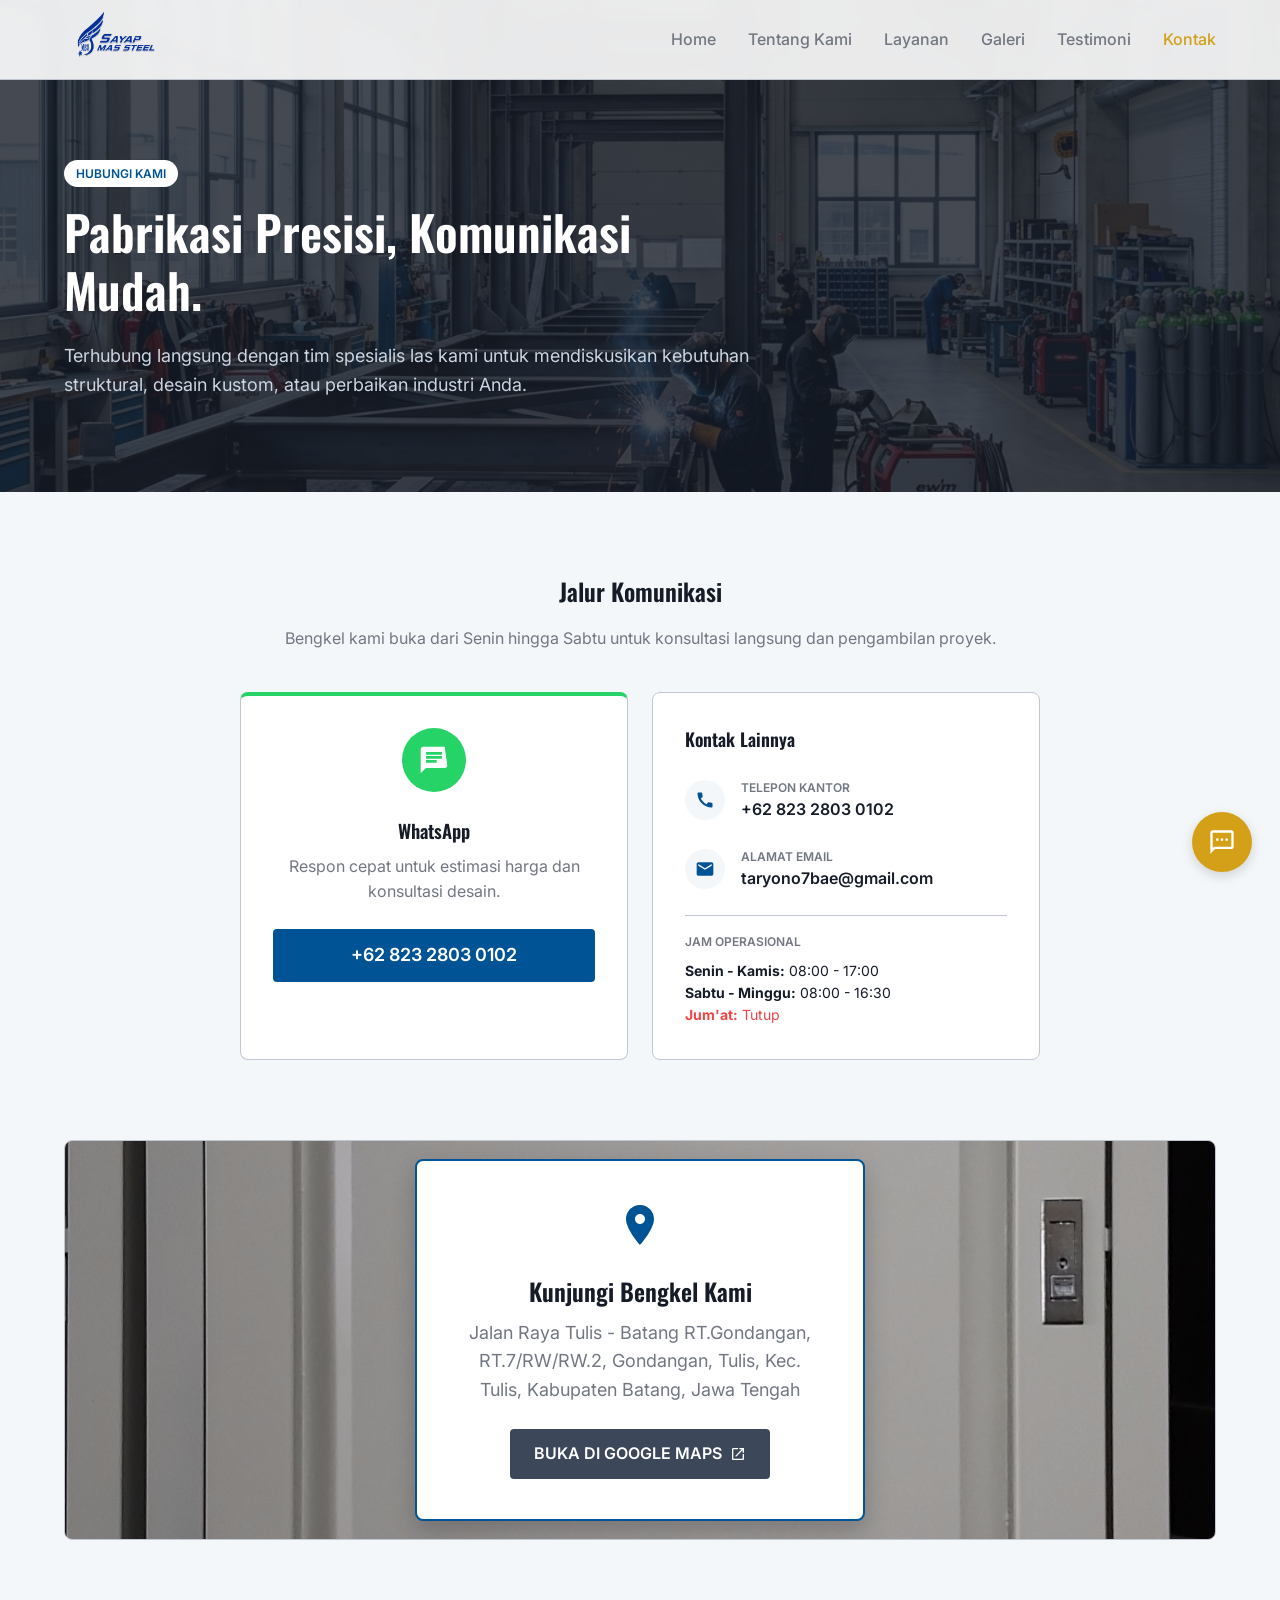
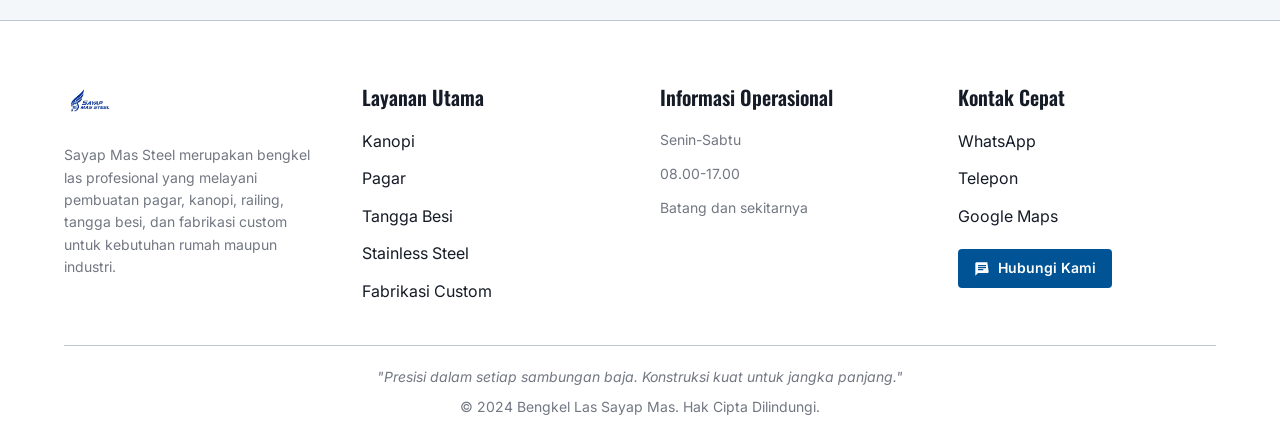
<file: contact.html>
<!doctype html>
<html lang="id">
  <head>
    <meta charset="UTF-8" />
    <meta name="viewport" content="width=device-width, initial-scale=1.0" />
    <title>Kontak - Sayap Mas Steel</title>
    <link rel="stylesheet" href="style.css" />
  </head>
  <body>
    <nav class="navbar">
      <div class="container">
        <div class="nav-brand">
          <img src="media/Logo.png" alt="Sayap Mas" style="height: 40px" />
        </div>
        <div class="hamburger">
          <span></span>
          <span></span>
          <span></span>
        </div>
        <div class="nav-links">
          <a href="index.html">Home</a>
          <a href="about.html">Tentang Kami</a>
          <a href="services.html">Layanan</a>
          <a href="gallery.html">Galeri</a>
          <a href="testimonials.html">Testimoni</a>
          <a href="contact.html">Kontak</a>
        </div>
      </div>
    </nav>

    <!-- Page Header -->
    <header class="hero hero-bg" style="padding-bottom: 60px">
      <div class="container">
        <div class="hero-content">
          <span
            style="
              background: rgba(0, 83, 148, 0.1);
              color: var(--primary);
              padding: 4px 12px;
              border-radius: 20px;
              font-size: 0.75rem;
              font-weight: 600;
              text-transform: uppercase;
              margin-bottom: 16px;
              display: inline-block;
              background-color: var(--white);
            "
            >HUBUNGI KAMI</span
          >
          <h1 class="hero-title">Pabrikasi Presisi, Komunikasi Mudah.</h1>
          <p class="hero-text">
            Terhubung langsung dengan tim spesialis las kami untuk mendiskusikan
            kebutuhan struktural, desain kustom, atau perbaikan industri Anda.
          </p>
        </div>
      </div>
    </header>

    <!-- Main Contact Section -->
    <main class="section-padding">
      <div class="container">
        <!-- Center the contact card since we removed the form -->
        <div style="max-width: 800px; margin: 0 auto">
          <div style="text-align: center; margin-bottom: 40px">
            <h2 style="margin-bottom: 16px">Jalur Komunikasi</h2>
            <p style="color: var(--steel-gray)">
              Bengkel kami buka dari Senin hingga Sabtu untuk konsultasi
              langsung dan pengambilan proyek.
            </p>
          </div>

          <div class="grid-2">
            <!-- WhatsApp (Primary CTA) -->
            <div
              class="card p-8 text-center"
              style="border-top: 4px solid #25d366"
            >
              <div
                style="
                  width: 64px;
                  height: 64px;
                  background: #25d366;
                  color: white;
                  border-radius: 50%;
                  display: flex;
                  align-items: center;
                  justify-content: center;
                  margin: 0 auto 24px;
                "
              >
                <svg
                  xmlns="http://www.w3.org/2000/svg"
                  width="32"
                  height="32"
                  viewBox="0 0 24 24"
                  fill="currentColor"
                >
                  <path
                    d="M20 2H4c-1.1 0-2 .9-2 2v18l4-4h14c1.1 0 2-.9 2-2zM6 9h12v2H6V9zm8 5H6v-2h8v2zm4-6H6V6h12v2z"
                  />
                </svg>
              </div>
              <h3 style="margin-bottom: 8px">WhatsApp</h3>
              <p style="color: var(--steel-gray); margin-bottom: 24px">
                Respon cepat untuk estimasi harga dan konsultasi desain.
              </p>
              <a
                href="https://wa.me/6282328030102"
                target="_blank"
                class="btn btn-whatsapp"
                style="width: 100%; display: inline-block"
                >+62 823 2803 0102</a
              >
            </div>

            <!-- Phone & Email Info -->
            <div class="card p-8">
              <h3 style="margin-bottom: 24px; font-size: 1.125rem">
                Kontak Lainnya
              </h3>

              <div
                style="
                  display: flex;
                  align-items: center;
                  gap: 16px;
                  margin-bottom: 24px;
                "
              >
                <div
                  style="
                    width: 40px;
                    height: 40px;
                    background: var(--bg-main);
                    border-radius: 50%;
                    display: flex;
                    align-items: center;
                    justify-content: center;
                    color: var(--primary);
                  "
                >
                  <svg
                    xmlns="http://www.w3.org/2000/svg"
                    width="20"
                    height="20"
                    viewBox="0 0 24 24"
                    fill="currentColor"
                  >
                    <path
                      d="M20.01 15.38c-1.23 0-2.42-.2-3.53-.56-.35-.12-.74-.03-1.01.24l-1.57 1.97c-2.83-1.35-5.48-3.9-6.89-6.83l1.95-1.66c.27-.28.35-.67.24-1.02-.37-1.11-.56-2.3-.56-3.53 0-.54-.45-.99-.99-.99H4.19C3.65 3 3 3.24 3 3.99 3 13.28 10.73 21 20.01 21c.71 0 .99-.63.99-1.18v-3.45c0-.54-.45-.99-.99-.99z"
                    />
                  </svg>
                </div>
                <div>
                  <p
                    style="
                      font-size: 0.75rem;
                      font-weight: 600;
                      color: var(--steel-gray);
                      text-transform: uppercase;
                    "
                  >
                    TELEPON KANTOR
                  </p>
                  <p style="font-weight: 600">+62 823 2803 0102</p>
                </div>
              </div>

              <div
                style="
                  display: flex;
                  align-items: center;
                  gap: 16px;
                  margin-bottom: 24px;
                "
              >
                <div
                  style="
                    width: 40px;
                    height: 40px;
                    background: var(--bg-main);
                    border-radius: 50%;
                    display: flex;
                    align-items: center;
                    justify-content: center;
                    color: var(--primary);
                  "
                >
                  <svg
                    xmlns="http://www.w3.org/2000/svg"
                    width="20"
                    height="20"
                    viewBox="0 0 24 24"
                    fill="currentColor"
                  >
                    <path
                      d="M20 4H4c-1.1 0-1.99.9-1.99 2L2 18c0 1.1.9 2 2 2h16c1.1 0 2-.9 2-2V6c0-1.1-.9-2-2-2zm0 4l-8 5-8-5V6l8 5 8-5v2z"
                    />
                  </svg>
                </div>
                <div>
                  <p
                    style="
                      font-size: 0.75rem;
                      font-weight: 600;
                      color: var(--steel-gray);
                      text-transform: uppercase;
                    "
                  >
                    ALAMAT EMAIL
                  </p>
                  <p style="font-weight: 600"><a href="mailto:taryono7bae@gmail.com" style="color: inherit; text-decoration: none;">taryono7bae@gmail.com</a></p>
                </div>
              </div>

              <div
                style="padding-top: 16px; border-top: 1px solid var(--border)"
              >
                <p
                  style="
                    font-size: 0.75rem;
                    font-weight: 600;
                    color: var(--steel-gray);
                    text-transform: uppercase;
                    margin-bottom: 8px;
                  "
                >
                  JAM OPERASIONAL
                </p>
                <p style="font-size: 0.875rem">
                  <strong>Senin - Kamis:</strong> 08:00 - 17:00
                </p>
                <p style="font-size: 0.875rem">
                  <strong>Sabtu - Minggu:</strong> 08:00 - 16:30
                </p>
                <p style="font-size: 0.875rem; color: #ef4444">
                  <strong>Jum'at:</strong> Tutup
                </p>
              </div>
            </div>
          </div>
        </div>
      </div>

      <!-- Location -->
      <div class="container" style="margin-top: 80px">
        <div
          style="
            position: relative;
            height: 400px;
            border: 1px solid var(--border);
            border-radius: 8px;
            overflow: hidden;
            display: flex;
            align-items: center;
            justify-content: center;
          "
        >
          <img
            src="media/gambar12.jpeg"
            alt="Peta Lokasi"
            style="
              position: absolute;
              inset: 0;
              width: 100%;
              height: 100%;
              object-fit: cover;
              filter: grayscale(30%);
            "
          />
          <div
            style="
              position: relative;
              background: var(--white);
              padding: 40px;
              border: 2px solid var(--primary);
              z-index: 10;
              max-width: 450px;
              text-align: center;
              border-radius: 8px;
              box-shadow: 0 10px 25px rgba(0, 0, 0, 0.2);
            "
          >
            <svg
              xmlns="http://www.w3.org/2000/svg"
              width="48"
              height="48"
              viewBox="0 0 24 24"
              fill="var(--primary)"
              style="margin-bottom: 16px"
            >
              <path
                d="M12 2C8.13 2 5 5.13 5 9c0 5.25 7 13 7 13s7-7.75 7-13c0-3.87-3.13-7-7-7zm0 9.5c-1.38 0-2.5-1.12-2.5-2.5s1.12-2.5 2.5-2.5 2.5 1.12 2.5 2.5-1.12 2.5-2.5 2.5z"
              />
            </svg>
            <h3 style="margin-bottom: 8px; font-size: 1.5rem">
              Kunjungi Bengkel Kami
            </h3>
            <p
              style="
                color: var(--steel-gray);
                margin-bottom: 24px;
                font-size: 1.125rem;
              "
            >
              Jalan Raya Tulis - Batang RT.Gondangan, RT.7/RW/RW.2, Gondangan,
              Tulis, Kec. Tulis, Kabupaten Batang, Jawa Tengah
            </p>
            <a
              href="https://maps.app.goo.gl/n1Twd9qdnHRo1xh88"
              target="_blank"
              class="btn"
              style="display: inline-flex; align-items: center; gap: 8px"
            >
              BUKA DI GOOGLE MAPS
              <svg
                xmlns="http://www.w3.org/2000/svg"
                width="16"
                height="16"
                viewBox="0 0 24 24"
                fill="currentColor"
              >
                <path
                  d="M19 19H5V5h7V3H5c-1.11 0-2 .9-2 2v14c0 1.1.89 2 2 2h14c1.1 0 2-.9 2-2v-7h-2v7zM14 3v2h3.59l-9.83 9.83 1.41 1.41L19 6.41V10h2V3h-7z"
                />
              </svg>
            </a>
          </div>
        </div>
      </div>
    </main>

    <footer class="footer" style="margin-top: 0">
      <div class="container">
        <div class="footer-grid">
          <div class="footer-brand" style="flex: 1; min-width: 250px;">
            <img
              src="media/Logo.png"
              alt="Sayap Mas"
              style="height: 40px; margin-bottom: 16px"
            />
            <p style="color: var(--steel-gray); font-size: 0.875rem">
              Sayap Mas Steel merupakan bengkel las profesional yang melayani pembuatan pagar, kanopi, railing, tangga besi, dan fabrikasi custom untuk kebutuhan rumah maupun industri.
            </p>
          </div>
          <div style="flex: 1; min-width: 150px;">
            <h4 class="footer-title">Layanan Utama</h4>
            <div class="footer-links">
              <a href="services.html">Kanopi</a>
              <a href="services.html">Pagar</a>
              <a href="services.html">Tangga Besi</a>
              <a href="services.html">Stainless Steel</a>
              <a href="services.html">Fabrikasi Custom</a>
            </div>
          </div>
          <div style="flex: 1; min-width: 150px;">
            <h4 class="footer-title">Informasi Operasional</h4>
            <div class="footer-links">
              <span style="color: var(--steel-gray); font-size: 0.875rem;">Senin-Sabtu</span>
              <span style="color: var(--steel-gray); font-size: 0.875rem;">08.00-17.00</span>
              <span style="color: var(--steel-gray); font-size: 0.875rem;">Batang dan sekitarnya</span>
            </div>
          </div>
          <div style="flex: 1; min-width: 150px;">
            <h4 class="footer-title">Kontak Cepat</h4>
            <div class="footer-links">
              <a href="https://wa.me/6282328030102" target="_blank" style="display: flex; align-items: center; gap: 8px;">WhatsApp</a>
              <a href="tel:+6282328030102" style="display: flex; align-items: center; gap: 8px;">Telepon</a>
              <a href="https://maps.app.goo.gl/3i6Q8Z6vB9f1" target="_blank" style="display: flex; align-items: center; gap: 8px;">Google Maps</a>
              <a
                href="https://wa.me/6282328030102"
                target="_blank"
                class="btn btn-whatsapp"
                style="display: inline-flex; align-items: center; gap: 8px; padding: 8px 16px; font-size: 0.875rem; margin-top: 8px; width: fit-content; border-radius: 4px; box-sizing: border-box;"
              >
                <svg
                  xmlns="http://www.w3.org/2000/svg"
                  width="16"
                  height="16"
                  viewBox="0 0 24 24"
                  fill="currentColor"
                >
                  <path
                    d="M20 2H4c-1.1 0-2 .9-2 2v18l4-4h14c1.1 0 2-.9 2-2zM6 9h12v2H6V9zm8 5H6v-2h8v2zm4-6H6V6h12v2z"
                  />
                </svg>
                Hubungi Kami
              </a>
            </div>
          </div>
        </div>
        <div class="footer-bottom" style="display: flex; flex-direction: column; align-items: center; gap: 8px; border-top: 1px solid var(--border); padding-top: 20px;">
          <p style="color: var(--steel-gray); font-size: 0.875rem; font-style: italic;">"Presisi dalam setiap sambungan baja. Konstruksi kuat untuk jangka panjang."</p>
          <p style="color: var(--steel-gray); font-size: 0.875rem;">&copy; 2024 Bengkel Las Sayap Mas. Hak Cipta Dilindungi.</p>
        </div>
      </div>
    </footer>

    <!-- Floating Chatbot -->
    <div id="chatbot-fab" class="fab">
      <svg xmlns="http://www.w3.org/2000/svg" viewBox="0 0 24 24">
        <path
          d="M20 2H4c-1.1 0-2 .9-2 2v18l4-4h14c1.1 0 2-.9 2-2V4c0-1.1-.9-2-2-2zm0 14H5.2L4 17.2V4h16v12zM7 9h2v2H7zm4 0h2v2h-2zm4 0h2v2h-2z"
        />
      </svg>
    </div>

    <script src="script.js"></script>
  </body>
</html>
</file>
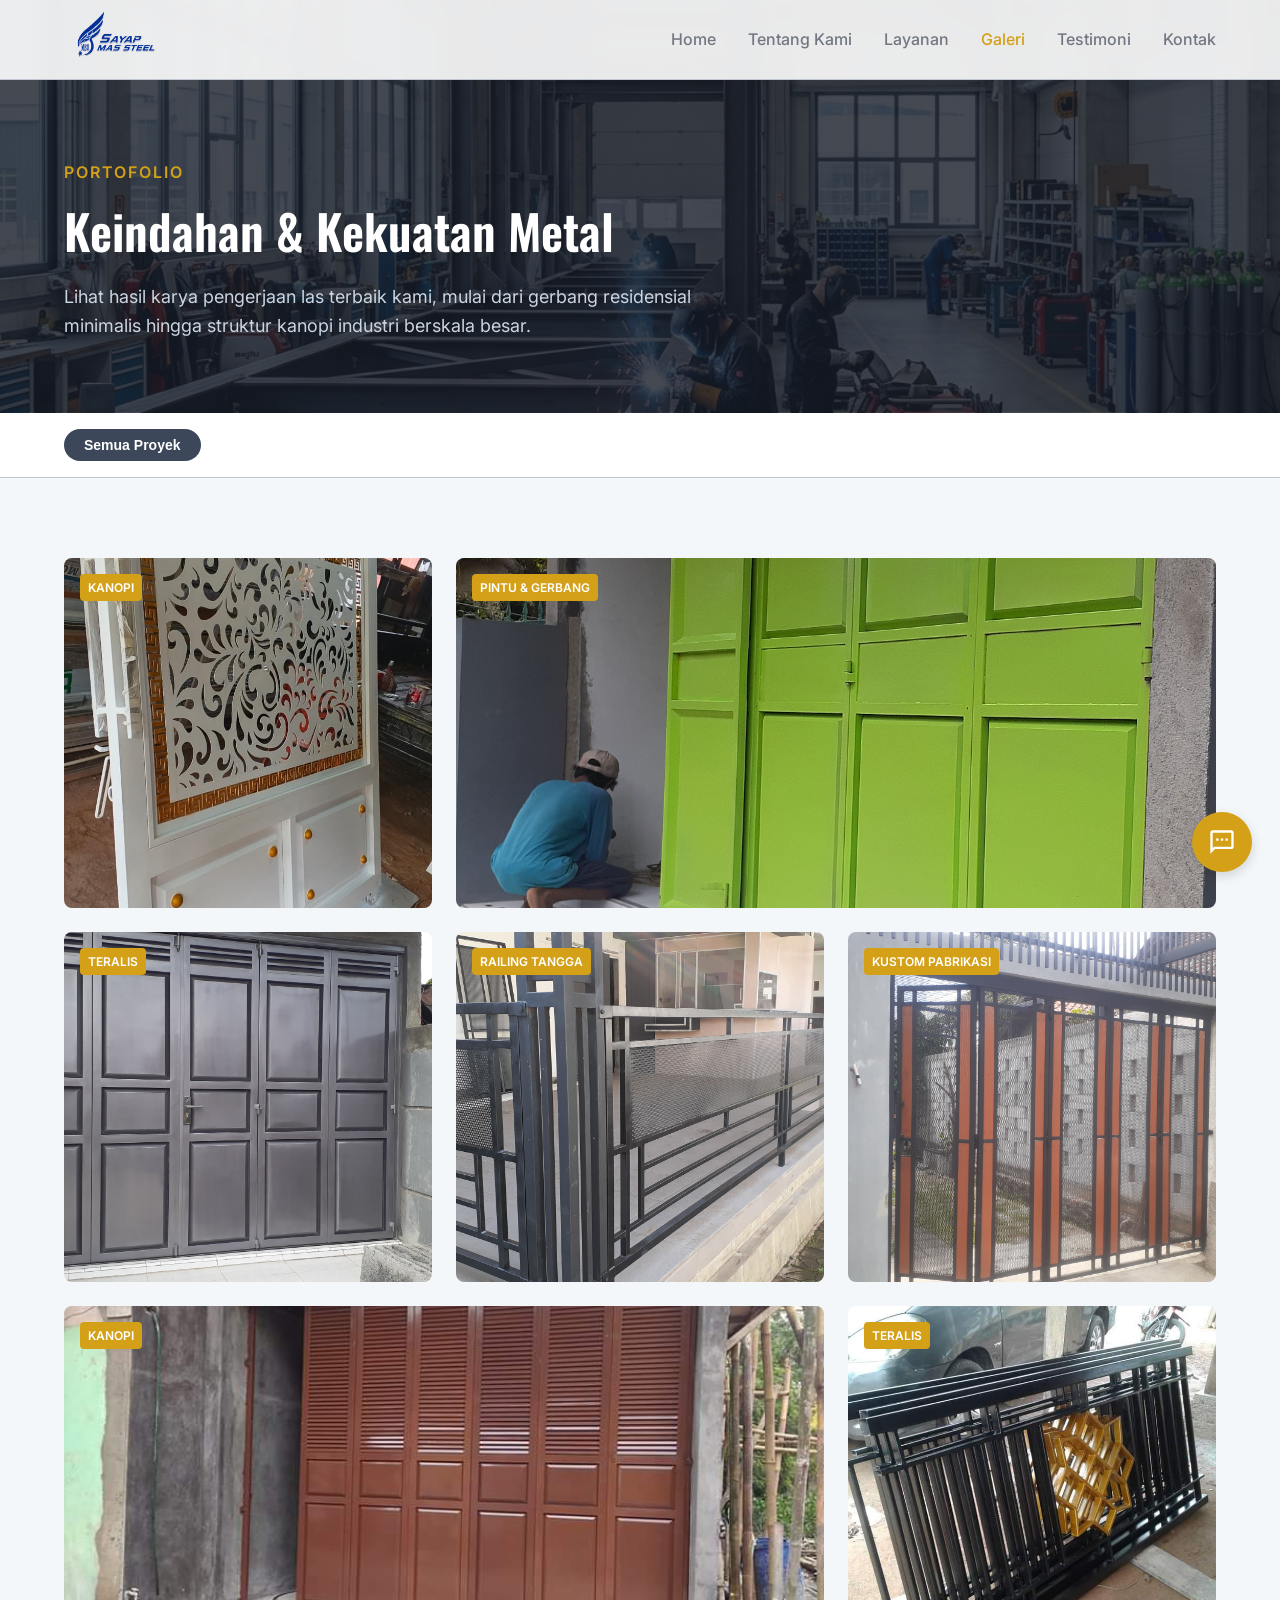
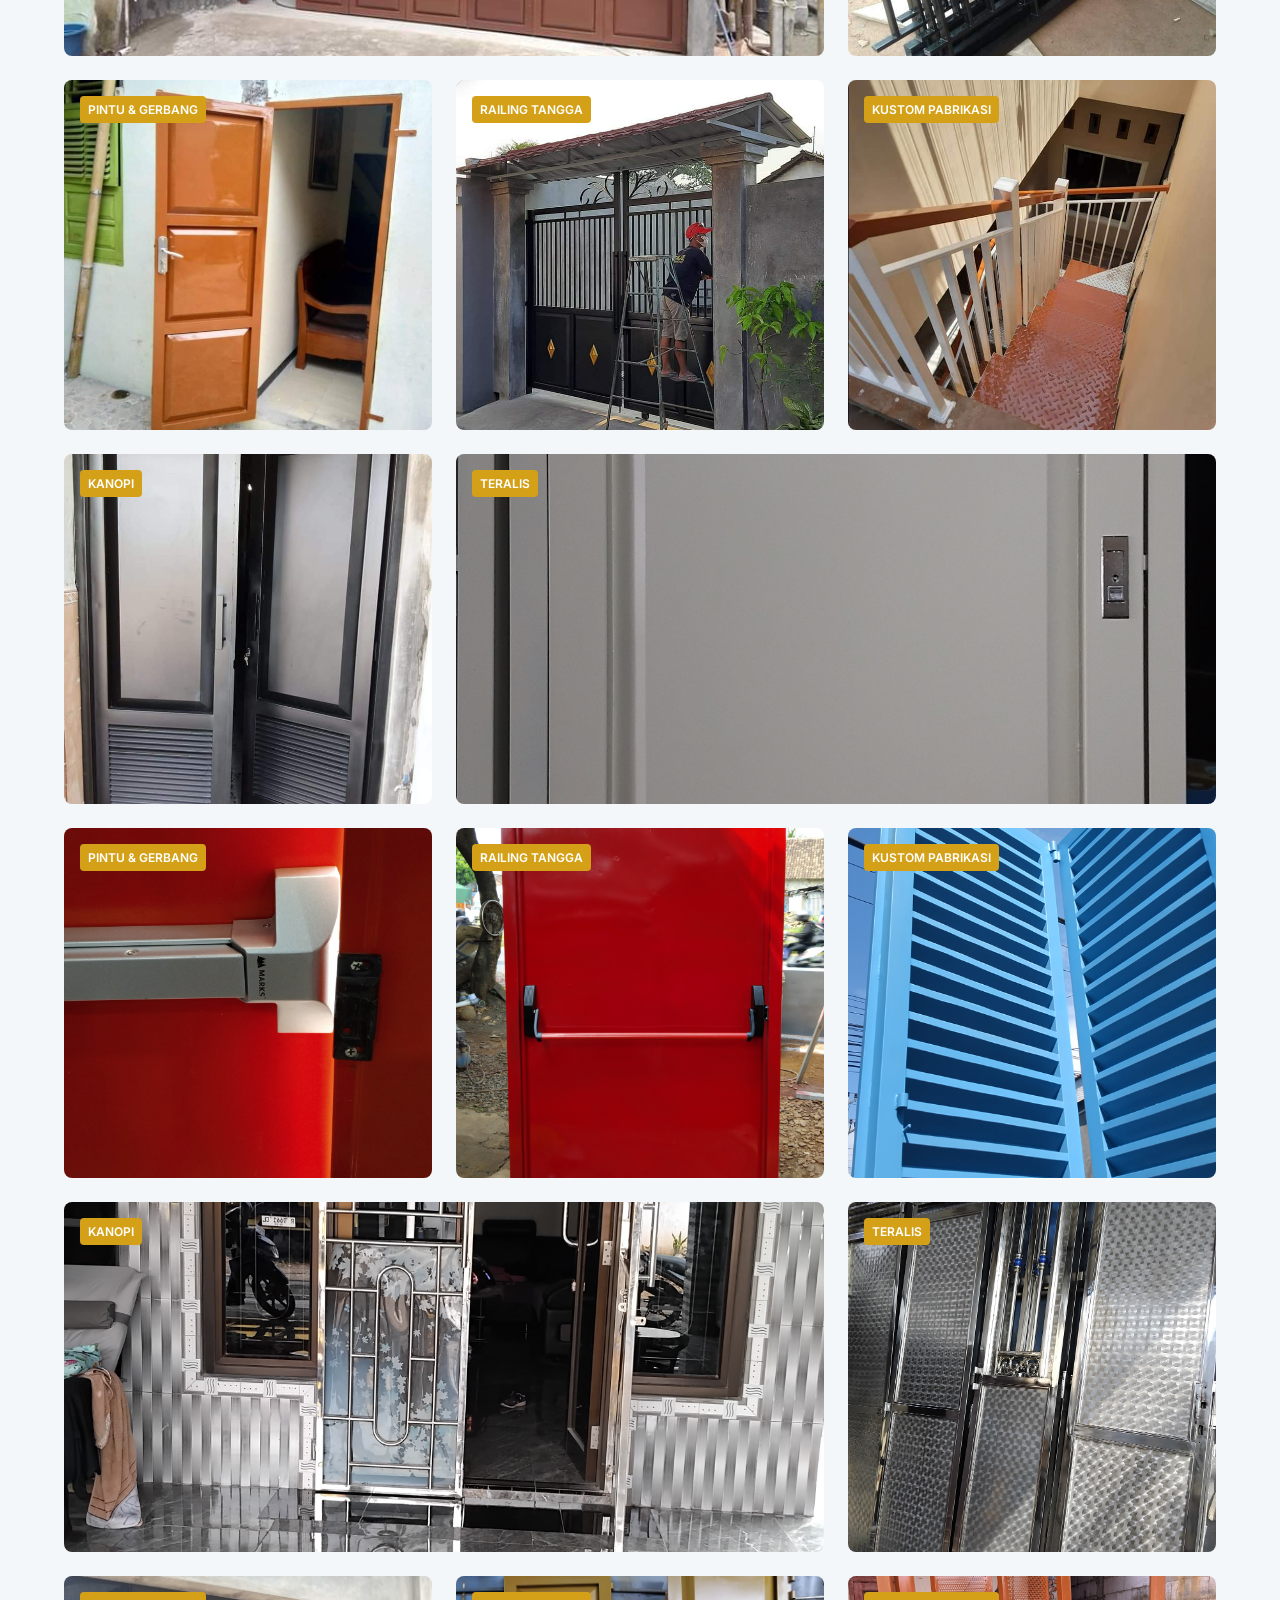
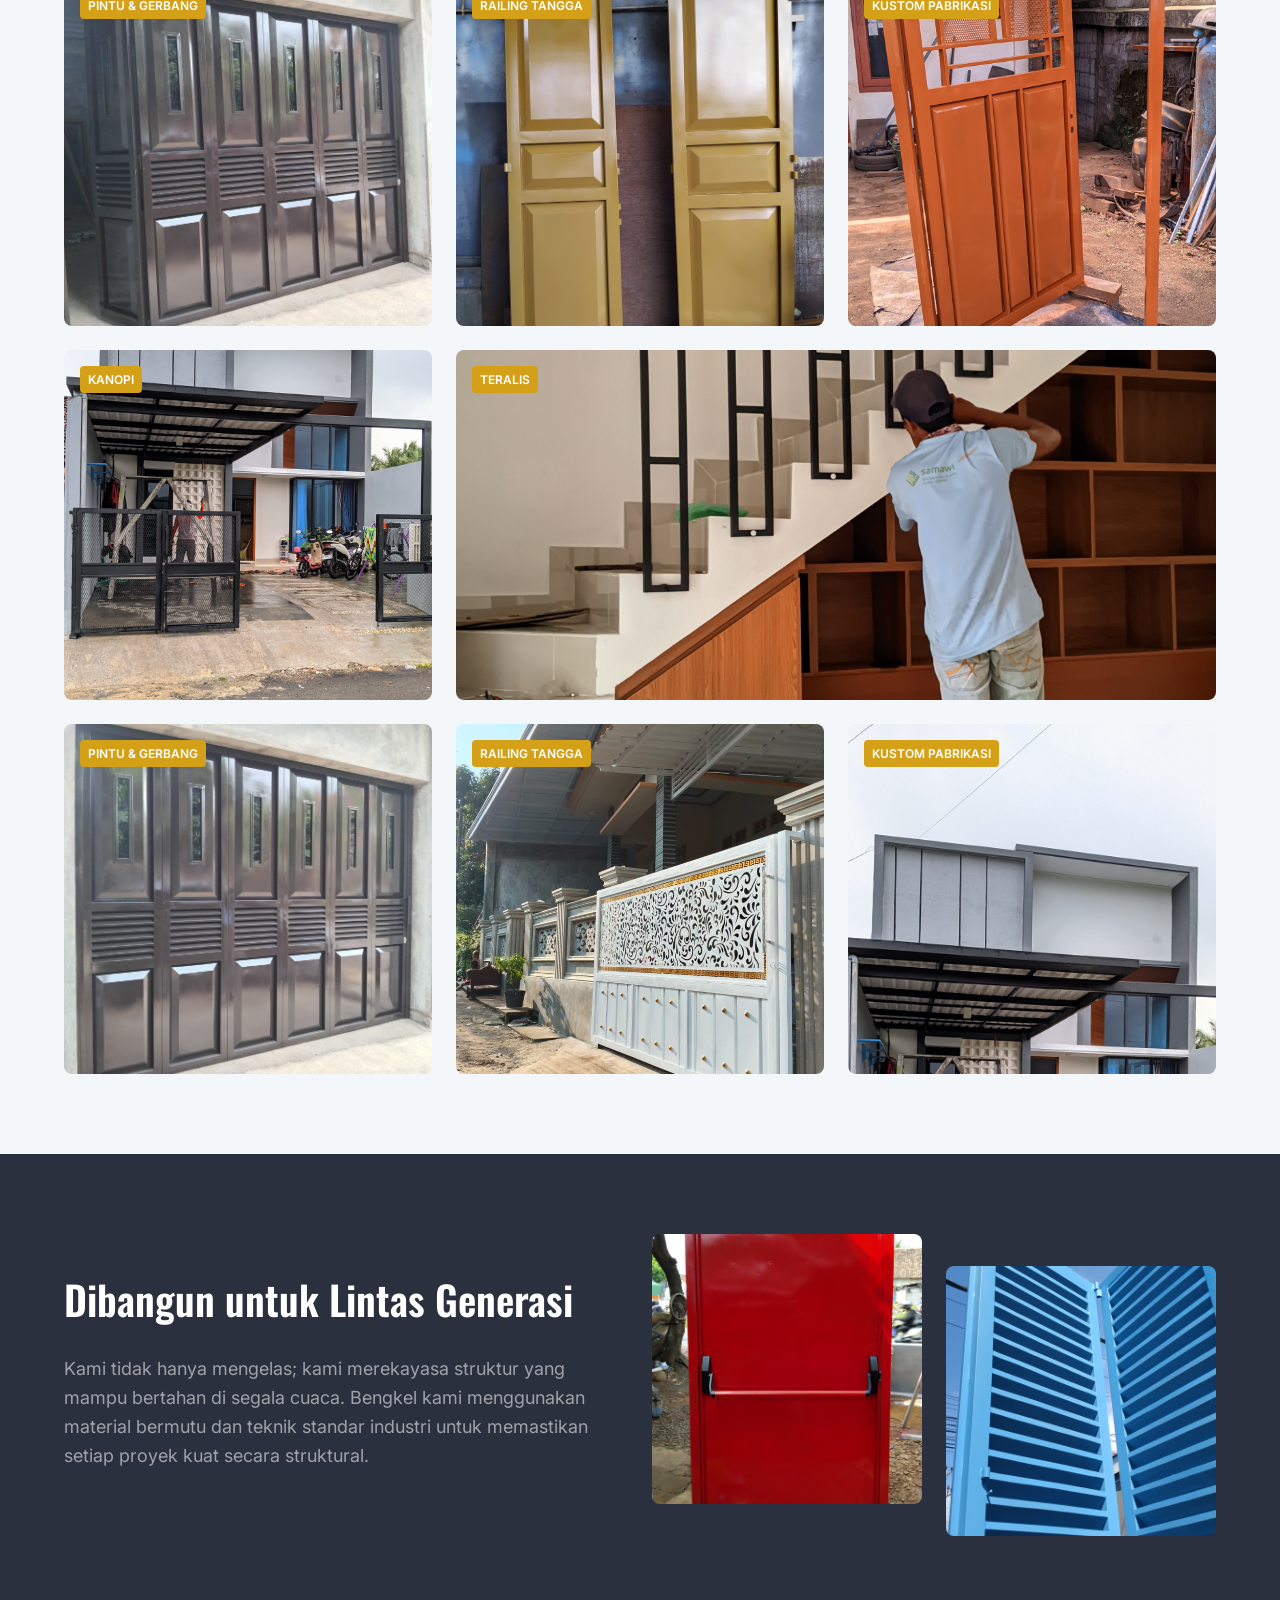
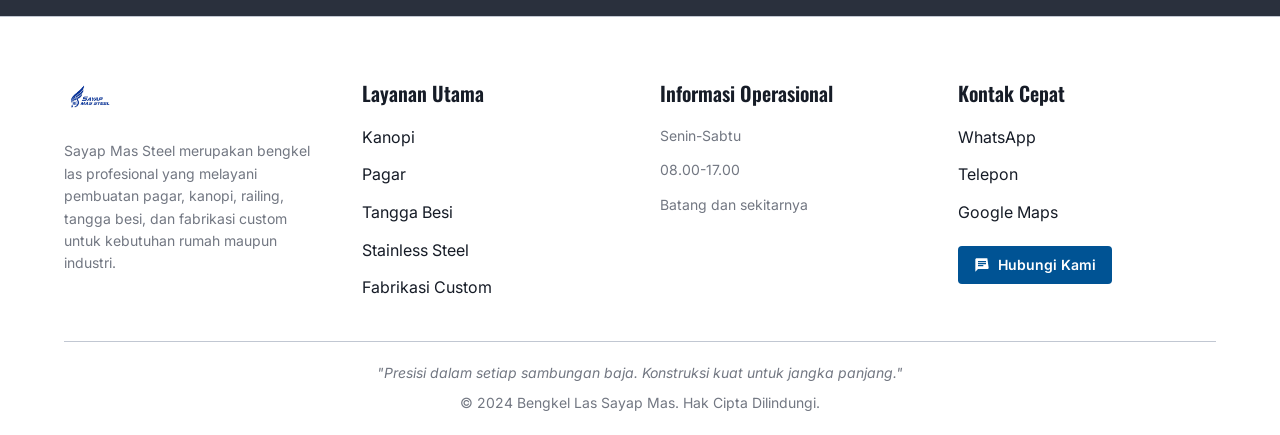
<file: gallery.html>
<!doctype html>
<html lang="id">
  <head>
    <meta charset="UTF-8" />
    <meta name="viewport" content="width=device-width, initial-scale=1.0" />
    <title>Galeri - Sayap Mas Steel</title>
    <link rel="stylesheet" href="style.css" />
    <style>
      .filter-bar {
        position: sticky;
        top: 80px;
        background: var(--white);
        border-bottom: 1px solid var(--border);
        z-index: 900;
        padding: 16px 0;
      }
      .filter-container {
        display: flex;
        gap: 16px;
        overflow-x: auto;
      }
      .filter-btn {
        background: var(--bg-main);
        border: none;
        padding: 8px 20px;
        border-radius: 20px;
        font-weight: 600;
        font-size: 0.875rem;
        color: var(--steel-gray);
        cursor: pointer;
        white-space: nowrap;
      }
      .filter-btn.active {
        background: var(--primary-btn);
        color: var(--white);
      }

      /* Image only card styling */
      .card-gallery {
        position: relative;
        border-radius: 8px;
        overflow: hidden;
        height: 350px;
        transition:
          transform 0.3s ease,
          box-shadow 0.3s ease;
      }
      .card-gallery:hover {
        transform: translateY(-5px);
        box-shadow: 0 10px 25px rgba(0, 0, 0, 0.15);
      }
      .card-gallery img {
        width: 100%;
        height: 100%;
        object-fit: cover;
        transition: transform 0.5s ease;
      }
      .card-gallery:hover img {
        transform: scale(1.05);
      }
    </style>
  </head>
  <body>
    <nav class="navbar">
      <div class="container">
        <div class="nav-brand">
          <img src="media/Logo.png" alt="Sayap Mas" style="height: 40px" />
        </div>
        <div class="hamburger">
          <span></span>
          <span></span>
          <span></span>
        </div>
        <div class="nav-links">
          <a href="index.html">Home</a>
          <a href="about.html">Tentang Kami</a>
          <a href="services.html">Layanan</a>
          <a href="gallery.html">Galeri</a>
          <a href="testimonials.html">Testimoni</a>
          <a href="contact.html">Kontak</a>
        </div>
      </div>
    </nav>

    <!-- Page Header -->
    <header class="hero hero-bg" style="padding-bottom: 40px">
      <div class="container">
        <div class="hero-content">
          <span class="hero-subtitle">Portofolio</span>
          <h1 class="hero-title">Keindahan & Kekuatan Metal</h1>
          <p class="hero-text">
            Lihat hasil karya pengerjaan las terbaik kami, mulai dari gerbang
            residensial minimalis hingga struktur kanopi industri berskala
            besar.
          </p>
        </div>
      </div>
    </header>

    <!-- Filter Bar -->
    <div class="filter-bar">
      <div class="container">
        <div class="filter-container">
          <button class="filter-btn active">Semua Proyek</button>
        </div>
      </div>
    </div>

    <!-- Gallery Grid (Image Only Focus) -->
    <section class="section-padding">
      <div class="container">
        <div class="grid-3">
          <div class="card-gallery">
            <img src="media/gambar1.jpeg" alt="Kanopi" />
            <span class="badge">KANOPI</span>
          </div>

          <div class="card-gallery" style="grid-column: span 2">
            <img src="media/gambar2.jpeg" alt="Pintu & Gerbang" />
            <span class="badge">PINTU & GERBANG</span>
          </div>

          <div class="card-gallery">
            <img src="media/gambar3.jpeg" alt="Teralis" />
            <span class="badge">TERALIS</span>
          </div>

          <div class="card-gallery">
            <img src="media/gambar4.jpeg" alt="Railing Tangga" />
            <span class="badge">RAILING TANGGA</span>
          </div>

          <div class="card-gallery">
            <img src="media/gambar5.jpeg" alt="Kustom Pabrikasi" />
            <span class="badge">KUSTOM PABRIKASI</span>
          </div>

          <div class="card-gallery" style="grid-column: span 2">
            <img src="media/gambar6.jpeg" alt="Kanopi" />
            <span class="badge">KANOPI</span>
          </div>

          <div class="card-gallery">
            <img src="media/gambar7.jpeg" alt="Teralis" />
            <span class="badge">TERALIS</span>
          </div>

          <div class="card-gallery">
            <img src="media/gambar8.jpeg" alt="Pintu & Gerbang" />
            <span class="badge">PINTU & GERBANG</span>
          </div>

          <div class="card-gallery">
            <img src="media/gambar9.jpeg" alt="Railing Tangga" />
            <span class="badge">RAILING TANGGA</span>
          </div>

          <div class="card-gallery">
            <img src="media/gambar10.jpeg" alt="Kustom Pabrikasi" />
            <span class="badge">KUSTOM PABRIKASI</span>
          </div>

          <div class="card-gallery">
            <img src="media/gambar11.jpeg" alt="Kanopi" />
            <span class="badge">KANOPI</span>
          </div>

          <div class="card-gallery" style="grid-column: span 2">
            <img src="media/gambar12.jpeg" alt="Teralis" />
            <span class="badge">TERALIS</span>
          </div>

          <div class="card-gallery">
            <img src="media/gambar13.jpeg" alt="Pintu & Gerbang" />
            <span class="badge">PINTU & GERBANG</span>
          </div>

          <div class="card-gallery">
            <img src="media/gambar14.jpeg" alt="Railing Tangga" />
            <span class="badge">RAILING TANGGA</span>
          </div>

          <div class="card-gallery">
            <img src="media/gambar15.jpeg" alt="Kustom Pabrikasi" />
            <span class="badge">KUSTOM PABRIKASI</span>
          </div>

          <div class="card-gallery" style="grid-column: span 2">
            <img src="media/gambar16.jpeg" alt="Kanopi" />
            <span class="badge">KANOPI</span>
          </div>

          <div class="card-gallery">
            <img src="media/gambar17.jpeg" alt="Teralis" />
            <span class="badge">TERALIS</span>
          </div>

          <div class="card-gallery">
            <img src="media/gambar18.jpeg" alt="Pintu & Gerbang" />
            <span class="badge">PINTU & GERBANG</span>
          </div>

          <div class="card-gallery">
            <img src="media/gambar19.jpeg" alt="Railing Tangga" />
            <span class="badge">RAILING TANGGA</span>
          </div>

          <div class="card-gallery">
            <img src="media/gambar20.jpeg" alt="Kustom Pabrikasi" />
            <span class="badge">KUSTOM PABRIKASI</span>
          </div>

          <div class="card-gallery">
            <img src="media/gambar21.jpeg" alt="Kanopi" />
            <span class="badge">KANOPI</span>
          </div>

          <div class="card-gallery" style="grid-column: span 2">
            <img src="media/gambar22.jpeg" alt="Teralis" />
            <span class="badge">TERALIS</span>
          </div>

          <div class="card-gallery">
            <img src="media/gambar23.jpeg" alt="Pintu & Gerbang" />
            <span class="badge">PINTU & GERBANG</span>
          </div>

          <div class="card-gallery">
            <img src="media/gambar24.jpeg" alt="Railing Tangga" />
            <span class="badge">RAILING TANGGA</span>
          </div>

          <div class="card-gallery">
            <img src="media/gambar25.jpeg" alt="Kustom Pabrikasi" />
            <span class="badge">KUSTOM PABRIKASI</span>
          </div>
        </div>
      </div>
    </section>

    <!-- Technical Excellence Section Reused -->
    <section class="section-padding bg-dark">
      <div class="container">
        <div class="grid-2 align-center">
          <div>
            <h2 style="font-size: 2.5rem; margin-bottom: 24px">
              Dibangun untuk Lintas Generasi
            </h2>
            <p style="color: #a1a1aa; margin-bottom: 32px; font-size: 1.125rem">
              Kami tidak hanya mengelas; kami merekayasa struktur yang mampu
              bertahan di segala cuaca. Bengkel kami menggunakan material
              bermutu dan teknik standar industri untuk memastikan setiap proyek
              kuat secara struktural.
            </p>
          </div>
          <div class="grid-2">
            <img
              src="media/gambar14.jpeg"
              alt="Welding"
              style="
                width: 100%;
                aspect-ratio: 1;
                object-fit: cover;
                border-radius: 8px;
              "
            />
            <img
              src="media/gambar15.jpeg"
              alt="Welding Detail"
              style="
                width: 100%;
                aspect-ratio: 1;
                object-fit: cover;
                border-radius: 8px;
                margin-top: 32px;
              "
            />
          </div>
        </div>
      </div>
    </section>

    <footer class="footer" style="margin-top: 0">
      <div class="container">
        <div class="footer-grid">
          <div class="footer-brand" style="flex: 1; min-width: 250px;">
            <img
              src="media/Logo.png"
              alt="Sayap Mas"
              style="height: 40px; margin-bottom: 16px"
            />
            <p style="color: var(--steel-gray); font-size: 0.875rem">
              Sayap Mas Steel merupakan bengkel las profesional yang melayani pembuatan pagar, kanopi, railing, tangga besi, dan fabrikasi custom untuk kebutuhan rumah maupun industri.
            </p>
          </div>
          <div style="flex: 1; min-width: 150px;">
            <h4 class="footer-title">Layanan Utama</h4>
            <div class="footer-links">
              <a href="services.html">Kanopi</a>
              <a href="services.html">Pagar</a>
              <a href="services.html">Tangga Besi</a>
              <a href="services.html">Stainless Steel</a>
              <a href="services.html">Fabrikasi Custom</a>
            </div>
          </div>
          <div style="flex: 1; min-width: 150px;">
            <h4 class="footer-title">Informasi Operasional</h4>
            <div class="footer-links">
              <span style="color: var(--steel-gray); font-size: 0.875rem;">Senin-Sabtu</span>
              <span style="color: var(--steel-gray); font-size: 0.875rem;">08.00-17.00</span>
              <span style="color: var(--steel-gray); font-size: 0.875rem;">Batang dan sekitarnya</span>
            </div>
          </div>
          <div style="flex: 1; min-width: 150px;">
            <h4 class="footer-title">Kontak Cepat</h4>
            <div class="footer-links">
              <a href="https://wa.me/6282328030102" target="_blank" style="display: flex; align-items: center; gap: 8px;">WhatsApp</a>
              <a href="tel:+6282328030102" style="display: flex; align-items: center; gap: 8px;">Telepon</a>
              <a href="https://maps.app.goo.gl/3i6Q8Z6vB9f1" target="_blank" style="display: flex; align-items: center; gap: 8px;">Google Maps</a>
              <a
                href="https://wa.me/6282328030102"
                target="_blank"
                class="btn btn-whatsapp"
                style="display: inline-flex; align-items: center; gap: 8px; padding: 8px 16px; font-size: 0.875rem; margin-top: 8px; width: fit-content; border-radius: 4px; box-sizing: border-box;"
              >
                <svg
                  xmlns="http://www.w3.org/2000/svg"
                  width="16"
                  height="16"
                  viewBox="0 0 24 24"
                  fill="currentColor"
                >
                  <path
                    d="M20 2H4c-1.1 0-2 .9-2 2v18l4-4h14c1.1 0 2-.9 2-2zM6 9h12v2H6V9zm8 5H6v-2h8v2zm4-6H6V6h12v2z"
                  />
                </svg>
                Hubungi Kami
              </a>
            </div>
          </div>
        </div>
        <div class="footer-bottom" style="display: flex; flex-direction: column; align-items: center; gap: 8px; border-top: 1px solid var(--border); padding-top: 20px;">
          <p style="color: var(--steel-gray); font-size: 0.875rem; font-style: italic;">"Presisi dalam setiap sambungan baja. Konstruksi kuat untuk jangka panjang."</p>
          <p style="color: var(--steel-gray); font-size: 0.875rem;">&copy; 2024 Bengkel Las Sayap Mas. Hak Cipta Dilindungi.</p>
        </div>
      </div>
    </footer>

    <!-- Floating Chatbot -->
    <div id="chatbot-fab" class="fab">
      <svg xmlns="http://www.w3.org/2000/svg" viewBox="0 0 24 24">
        <path
          d="M20 2H4c-1.1 0-2 .9-2 2v18l4-4h14c1.1 0 2-.9 2-2V4c0-1.1-.9-2-2-2zm0 14H5.2L4 17.2V4h16v12zM7 9h2v2H7zm4 0h2v2h-2zm4 0h2v2h-2z"
        />
      </svg>
    </div>

    <script src="script.js"></script>
  </body>
</html>
</file>
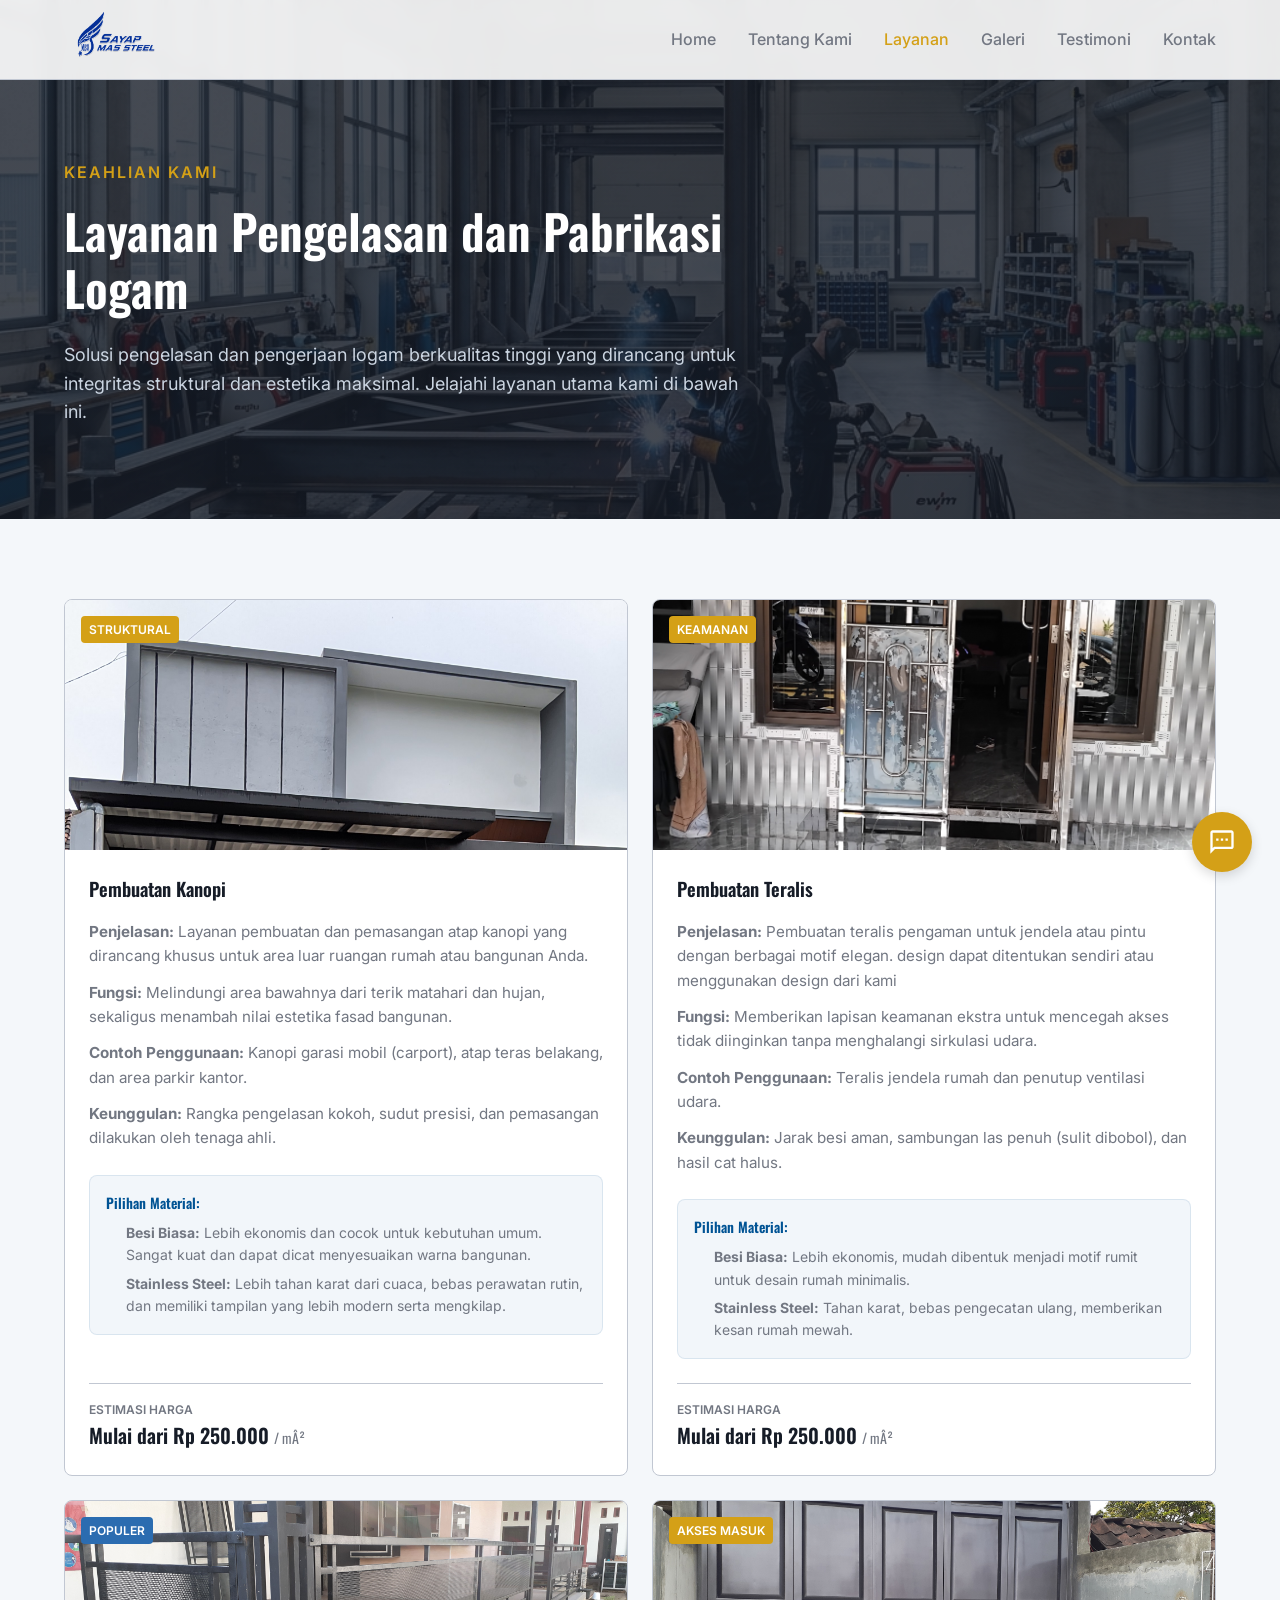
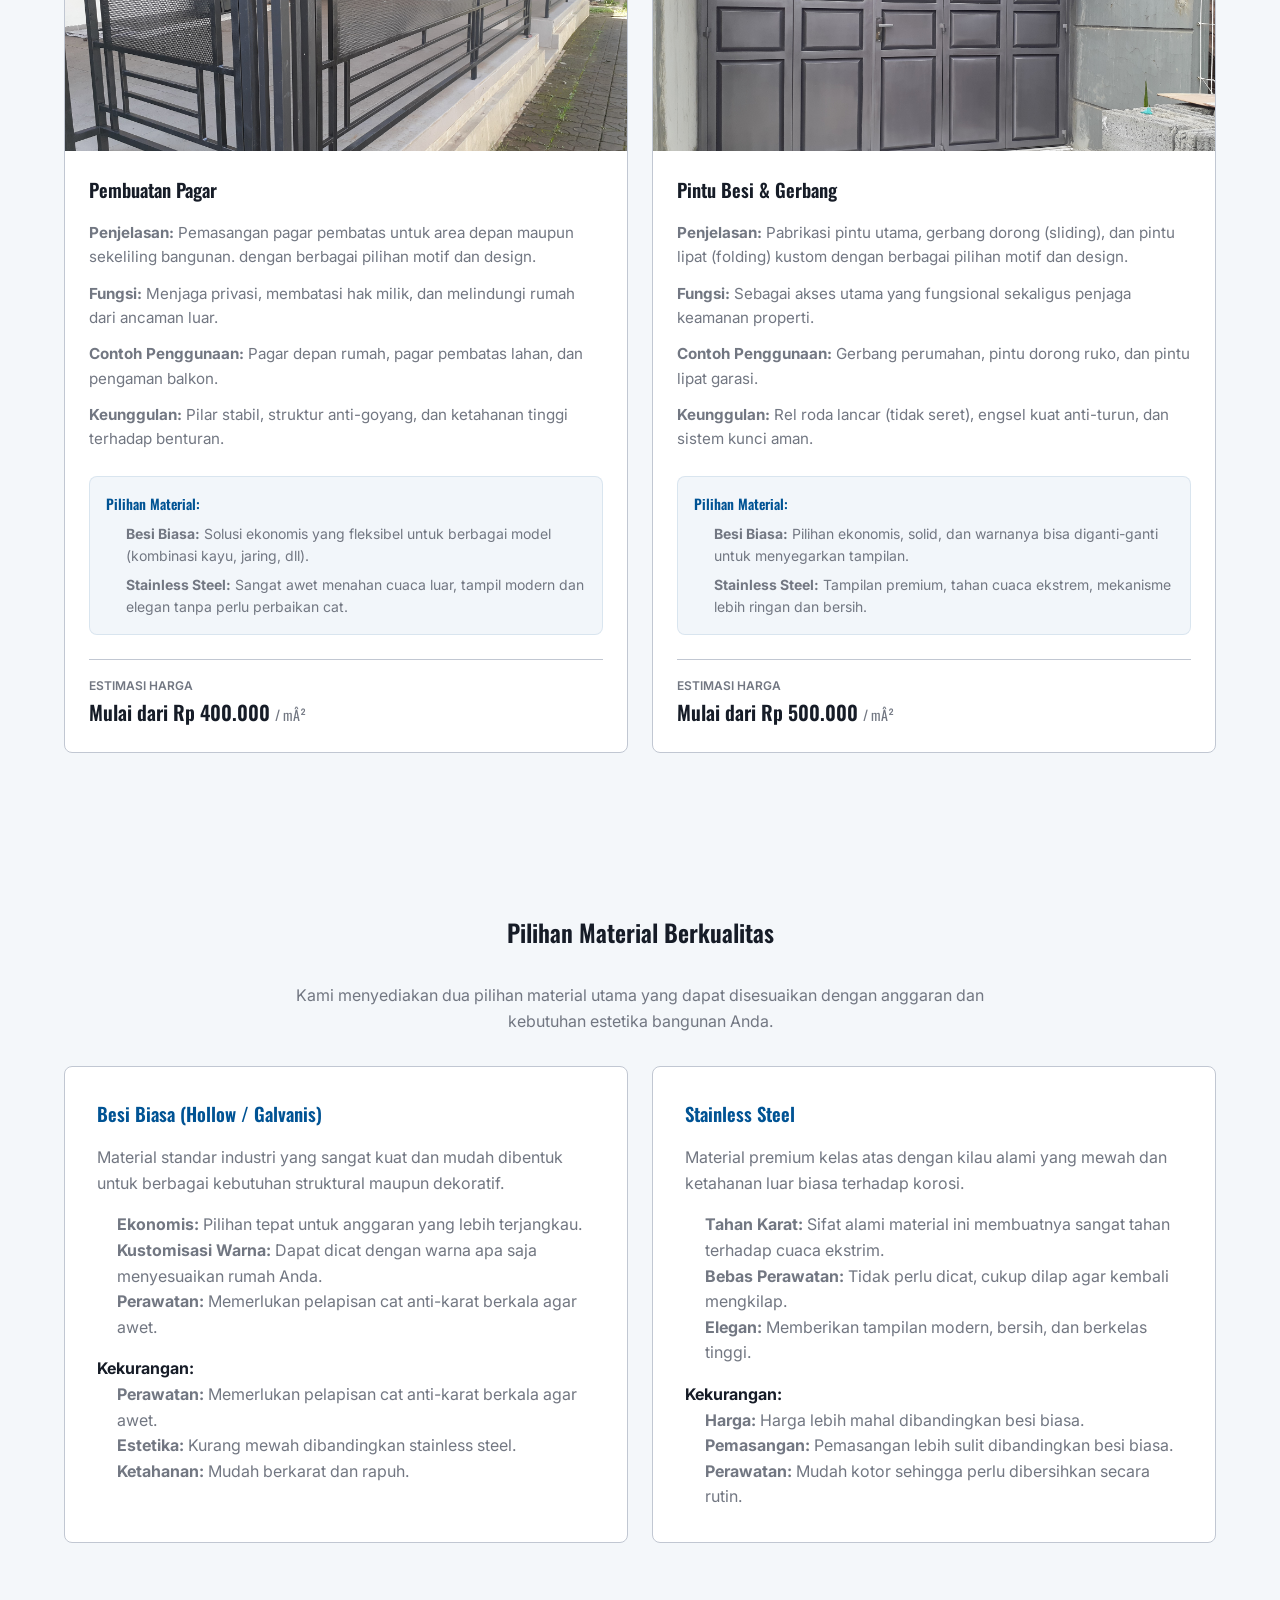
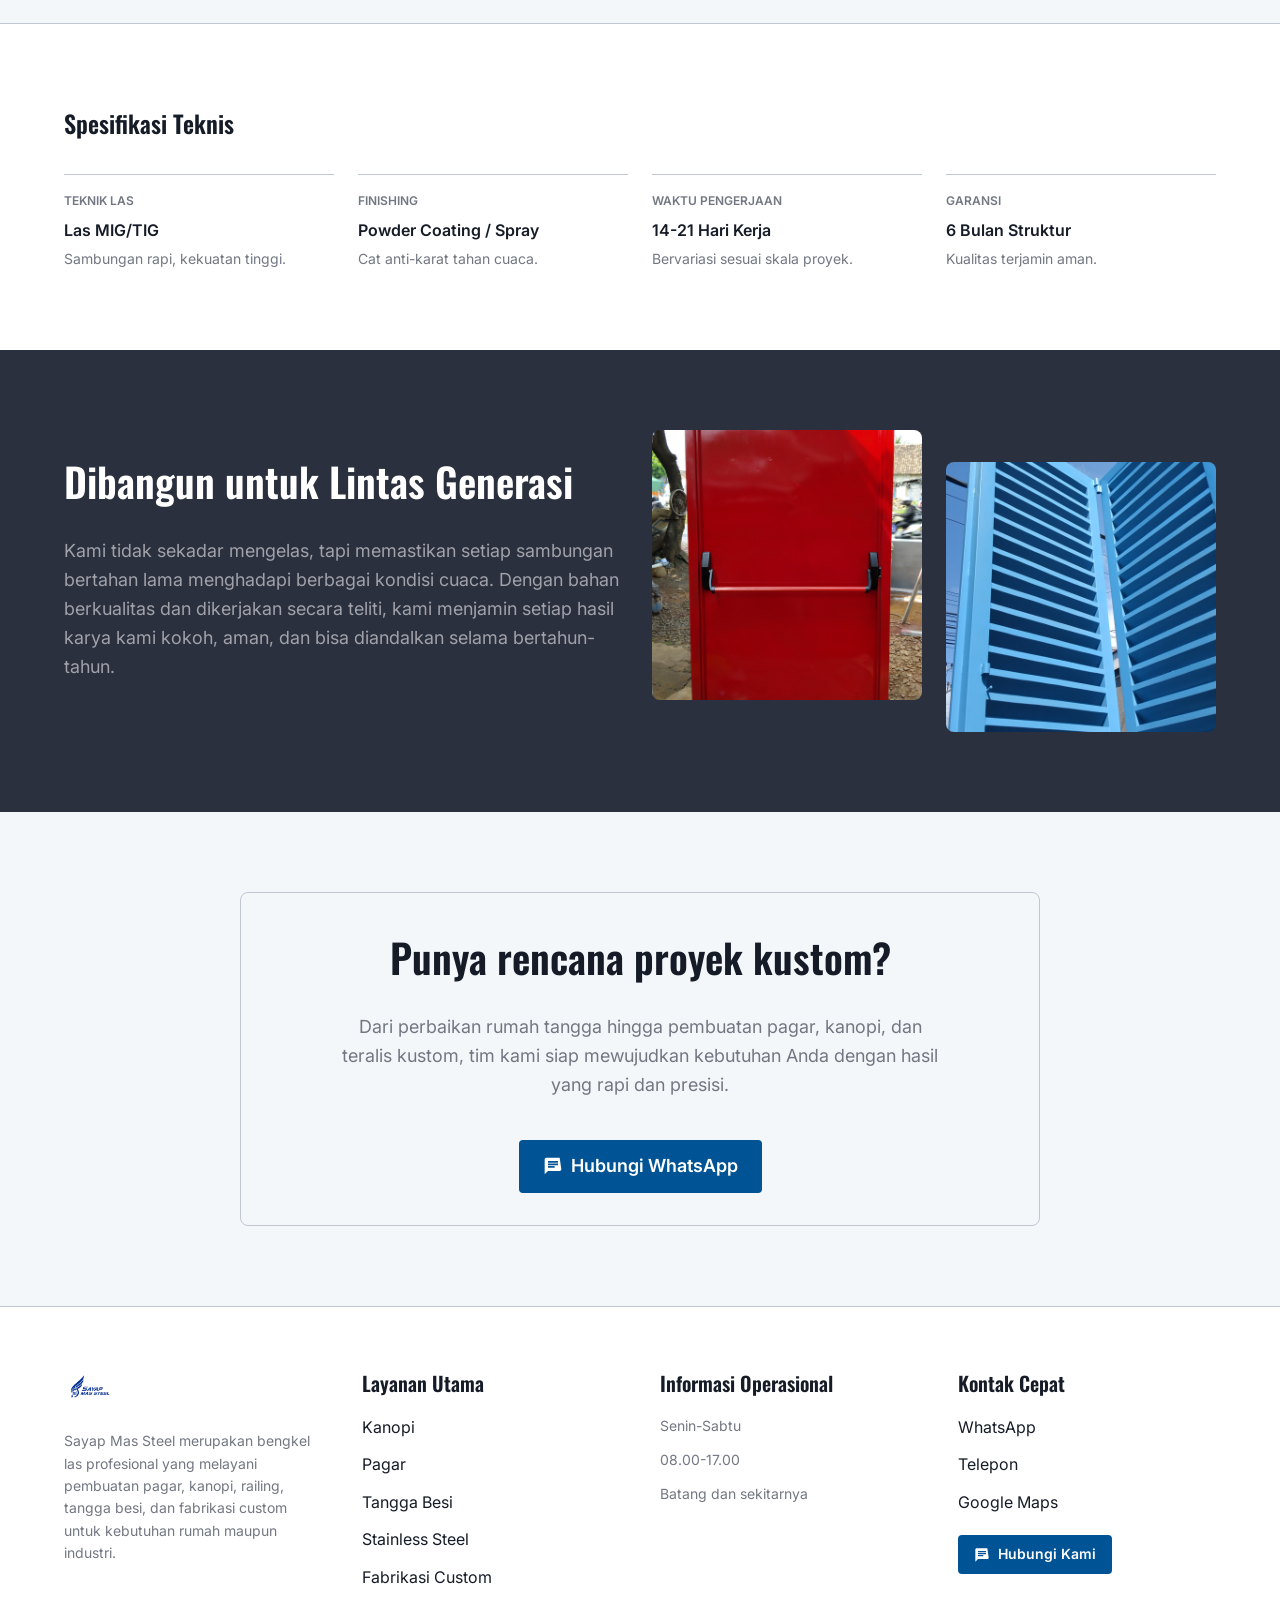
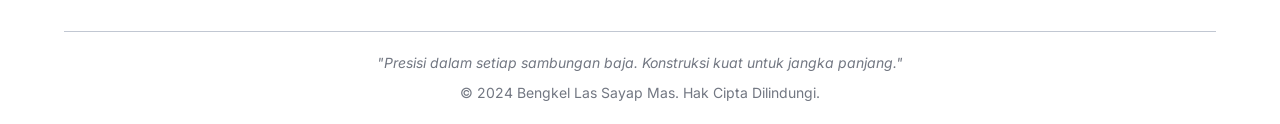
<file: services.html>
<!doctype html>
<html lang="id">

<head>
  <meta charset="UTF-8" />
  <meta name="viewport" content="width=device-width, initial-scale=1.0" />
  <title>Layanan - Sayap Mas Steel</title>
  <link rel="stylesheet" href="style.css" />
</head>

<body>
  <nav class="navbar">
    <div class="container">
      <div class="nav-brand">
        <img src="media/Logo.png" alt="Sayap Mas" style="height: 40px" />
      </div>
      <div class="hamburger">
        <span></span>
        <span></span>
        <span></span>
      </div>
      <div class="nav-links">
        <a href="index.html">Home</a>
        <a href="about.html">Tentang Kami</a>
        <a href="services.html">Layanan</a>
        <a href="gallery.html">Galeri</a>
        <a href="testimonials.html">Testimoni</a>
        <a href="contact.html">Kontak</a>
      </div>
    </div>
  </nav>

  <!-- Page Header -->
  <header class="hero hero-bg" style="padding-bottom: 60px">
    <div class="container">
      <div class="hero-content">
        <span class="hero-subtitle">Keahlian Kami</span>
        <h1 class="hero-title">Layanan Pengelasan dan Pabrikasi Logam</h1>
        <p class="hero-text">
          Solusi pengelasan dan pengerjaan logam berkualitas tinggi yang
          dirancang untuk integritas struktural dan estetika maksimal.
          Jelajahi layanan utama kami di bawah ini.
        </p>
      </div>
    </div>
  </header>

  <!-- Services Bento Grid -->
  <section class="section-padding">
    <div class="container">
      <div class="grid-2">
        <!-- Canopy -->
        <div class="card">
          <div class="card-img-wrap">
            <img src="media/gambar25.jpeg" alt="Kanopi" class="card-img" />
            <span class="badge">STRUKTURAL</span>
          </div>
          <div class="card-body">
            <h3 style="margin-bottom: 16px">Pembuatan Kanopi</h3>

            <div style="flex: 1">
              <p style="
                    color: var(--steel-gray);
                    margin-bottom: 12px;
                    font-size: 0.95rem;
                  ">
                <strong>Penjelasan:</strong> Layanan pembuatan dan pemasangan
                atap kanopi yang dirancang khusus untuk area luar ruangan
                rumah atau bangunan Anda.
              </p>
              <p style="
                    color: var(--steel-gray);
                    margin-bottom: 12px;
                    font-size: 0.95rem;
                  ">
                <strong>Fungsi:</strong> Melindungi area bawahnya dari terik
                matahari dan hujan, sekaligus menambah nilai estetika fasad
                bangunan.
              </p>
              <p style="
                    color: var(--steel-gray);
                    margin-bottom: 12px;
                    font-size: 0.95rem;
                  ">
                <strong>Contoh Penggunaan:</strong> Kanopi garasi mobil
                (carport), atap teras belakang, dan area parkir kantor.
              </p>
              <p style="
                    color: var(--steel-gray);
                    margin-bottom: 24px;
                    font-size: 0.95rem;
                  ">
                <strong>Keunggulan:</strong> Rangka pengelasan kokoh, sudut
                presisi, dan pemasangan dilakukan oleh tenaga
                ahli.
              </p>

              <div style="
                    background: rgba(0, 83, 148, 0.05);
                    border: 1px solid rgba(0, 83, 148, 0.1);
                    padding: 16px;
                    border-radius: 8px;
                    margin-bottom: 24px;
                  ">
                <h4 style="
                      font-size: 0.875rem;
                      margin-bottom: 8px;
                      color: var(--primary);
                    ">
                  Pilihan Material:
                </h4>
                <ul style="
                      font-size: 0.875rem;
                      color: var(--steel-gray);
                      line-height: 1.6;
                      padding-left: 20px;
                    ">
                  <li style="margin-bottom: 6px">
                    <strong>Besi Biasa:</strong> Lebih ekonomis dan cocok
                    untuk kebutuhan umum. Sangat kuat dan dapat dicat
                    menyesuaikan warna bangunan.
                  </li>
                  <li>
                    <strong>Stainless Steel:</strong> Lebih tahan karat dari
                    cuaca, bebas perawatan rutin, dan memiliki tampilan yang
                    lebih modern serta mengkilap.
                  </li>
                </ul>
              </div>
            </div>

            <div style="border-top: 1px solid var(--border); padding-top: 16px">
              <p style="
                    font-size: 0.75rem;
                    font-weight: 600;
                    color: var(--steel-gray);
                    text-transform: uppercase;
                  ">
                Estimasi Harga
              </p>
              <p style="
                    font-size: 1.25rem;
                    font-weight: 600;
                    font-family: &quot;Oswald&quot;, sans-serif;
                  ">
                Mulai dari Rp 250.000
                <span style="
                      font-size: 0.875rem;
                      font-weight: 400;
                      color: var(--steel-gray);
                    ">/ mÂ²</span>
              </p>
            </div>
          </div>
        </div>

        <!-- Trellis -->
        <div class="card">
          <div class="card-img-wrap">
            <img src="media/gambar16.jpeg" alt="Teralis" class="card-img" />
            <span class="badge">KEAMANAN</span>
          </div>
          <div class="card-body">
            <h3 style="margin-bottom: 16px">Pembuatan Teralis</h3>

            <div style="flex: 1">
              <p style="
                    color: var(--steel-gray);
                    margin-bottom: 12px;
                    font-size: 0.95rem;
                  ">
                <strong>Penjelasan:</strong> Pembuatan teralis pengaman untuk
                jendela atau pintu dengan berbagai motif elegan. design
                dapat ditentukan sendiri atau menggunakan design dari kami
              </p>
              <p style="
                    color: var(--steel-gray);
                    margin-bottom: 12px;
                    font-size: 0.95rem;
                  ">
                <strong>Fungsi:</strong> Memberikan lapisan keamanan ekstra
                untuk mencegah akses tidak diinginkan tanpa menghalangi
                sirkulasi udara.
              </p>
              <p style="
                    color: var(--steel-gray);
                    margin-bottom: 12px;
                    font-size: 0.95rem;
                  ">
                <strong>Contoh Penggunaan:</strong> Teralis jendela rumah dan
                penutup ventilasi udara.
              </p>
              <p style="
                    color: var(--steel-gray);
                    margin-bottom: 24px;
                    font-size: 0.95rem;
                  ">
                <strong>Keunggulan:</strong> Jarak besi aman, sambungan las
                penuh (sulit dibobol), dan hasil cat halus.
              </p>

              <div style="
                    background: rgba(0, 83, 148, 0.05);
                    border: 1px solid rgba(0, 83, 148, 0.1);
                    padding: 16px;
                    border-radius: 8px;
                    margin-bottom: 24px;
                  ">
                <h4 style="
                      font-size: 0.875rem;
                      margin-bottom: 8px;
                      color: var(--primary);
                    ">
                  Pilihan Material:
                </h4>
                <ul style="
                      font-size: 0.875rem;
                      color: var(--steel-gray);
                      line-height: 1.6;
                      padding-left: 20px;
                    ">
                  <li style="margin-bottom: 6px">
                    <strong>Besi Biasa:</strong> Lebih ekonomis, mudah
                    dibentuk menjadi motif rumit untuk desain rumah minimalis.
                  </li>
                  <li>
                    <strong>Stainless Steel:</strong> Tahan karat, bebas
                    pengecatan ulang, memberikan kesan rumah mewah.
                  </li>
                </ul>
              </div>
            </div>

            <div style="border-top: 1px solid var(--border); padding-top: 16px">
              <p style="
                    font-size: 0.75rem;
                    font-weight: 600;
                    color: var(--steel-gray);
                    text-transform: uppercase;
                  ">
                Estimasi Harga
              </p>
              <p style="
                    font-size: 1.25rem;
                    font-weight: 600;
                    font-family: &quot;Oswald&quot;, sans-serif;
                  ">
                Mulai dari Rp 250.000
                <span style="
                      font-size: 0.875rem;
                      font-weight: 400;
                      color: var(--steel-gray);
                    ">/ mÂ²</span>
              </p>
            </div>
          </div>
        </div>

        <!-- Fences -->
        <div class="card">
          <div class="card-img-wrap">
            <img src="media/gambar4.jpeg" alt="Pagar" class="card-img" />
            <span class="badge" style="background: var(--light-blue)">POPULER</span>
          </div>
          <div class="card-body">
            <h3 style="margin-bottom: 16px">Pembuatan Pagar</h3>

            <div style="flex: 1">
              <p style="
                    color: var(--steel-gray);
                    margin-bottom: 12px;
                    font-size: 0.95rem;
                  ">
                <strong>Penjelasan:</strong> Pemasangan pagar pembatas untuk
                area depan maupun sekeliling bangunan. dengan berbagai pilihan motif dan design.
              </p>
              <p style="
                    color: var(--steel-gray);
                    margin-bottom: 12px;
                    font-size: 0.95rem;
                  ">
                <strong>Fungsi:</strong> Menjaga privasi, membatasi hak milik,
                dan melindungi rumah dari ancaman luar.
              </p>
              <p style="
                    color: var(--steel-gray);
                    margin-bottom: 12px;
                    font-size: 0.95rem;
                  ">
                <strong>Contoh Penggunaan:</strong> Pagar depan rumah, pagar
                pembatas lahan, dan pengaman balkon.
              </p>
              <p style="
                    color: var(--steel-gray);
                    margin-bottom: 24px;
                    font-size: 0.95rem;
                  ">
                <strong>Keunggulan:</strong> Pilar stabil, struktur
                anti-goyang, dan ketahanan tinggi terhadap benturan.
              </p>

              <div style="
                    background: rgba(0, 83, 148, 0.05);
                    border: 1px solid rgba(0, 83, 148, 0.1);
                    padding: 16px;
                    border-radius: 8px;
                    margin-bottom: 24px;
                  ">
                <h4 style="
                      font-size: 0.875rem;
                      margin-bottom: 8px;
                      color: var(--primary);
                    ">
                  Pilihan Material:
                </h4>
                <ul style="
                      font-size: 0.875rem;
                      color: var(--steel-gray);
                      line-height: 1.6;
                      padding-left: 20px;
                    ">
                  <li style="margin-bottom: 6px">
                    <strong>Besi Biasa:</strong> Solusi ekonomis yang
                    fleksibel untuk berbagai model (kombinasi kayu, jaring,
                    dll).
                  </li>
                  <li>
                    <strong>Stainless Steel:</strong> Sangat awet menahan
                    cuaca luar, tampil modern dan elegan tanpa perlu perbaikan
                    cat.
                  </li>
                </ul>
              </div>
            </div>

            <div style="border-top: 1px solid var(--border); padding-top: 16px">
              <p style="
                    font-size: 0.75rem;
                    font-weight: 600;
                    color: var(--steel-gray);
                    text-transform: uppercase;
                  ">
                Estimasi Harga
              </p>
              <p style="
                    font-size: 1.25rem;
                    font-weight: 600;
                    font-family: &quot;Oswald&quot;, sans-serif;
                  ">
                Mulai dari Rp 400.000
                <span style="
                      font-size: 0.875rem;
                      font-weight: 400;
                      color: var(--steel-gray);
                    ">/ mÂ²</span>
              </p>
            </div>
          </div>
        </div>

        <!-- Doors & Gates -->
        <div class="card">
          <div class="card-img-wrap">
            <img src="media/gambar3.jpeg" alt="Gerbang" class="card-img" />
            <span class="badge">AKSES MASUK</span>
          </div>
          <div class="card-body">
            <h3 style="margin-bottom: 16px">Pintu Besi & Gerbang</h3>

            <div style="flex: 1">
              <p style="
                    color: var(--steel-gray);
                    margin-bottom: 12px;
                    font-size: 0.95rem;
                  ">
                <strong>Penjelasan:</strong> Pabrikasi pintu utama, gerbang
                dorong (sliding), dan pintu lipat (folding) kustom dengan berbagai pilihan motif dan design.
              </p>
              <p style="
                    color: var(--steel-gray);
                    margin-bottom: 12px;
                    font-size: 0.95rem;
                  ">
                <strong>Fungsi:</strong> Sebagai akses utama yang fungsional
                sekaligus penjaga keamanan properti.
              </p>
              <p style="
                    color: var(--steel-gray);
                    margin-bottom: 12px;
                    font-size: 0.95rem;
                  ">
                <strong>Contoh Penggunaan:</strong> Gerbang perumahan, pintu
                dorong ruko, dan pintu lipat garasi.
              </p>
              <p style="
                    color: var(--steel-gray);
                    margin-bottom: 24px;
                    font-size: 0.95rem;
                  ">
                <strong>Keunggulan:</strong> Rel roda lancar (tidak seret),
                engsel kuat anti-turun, dan sistem kunci aman.
              </p>

              <div style="
                    background: rgba(0, 83, 148, 0.05);
                    border: 1px solid rgba(0, 83, 148, 0.1);
                    padding: 16px;
                    border-radius: 8px;
                    margin-bottom: 24px;
                  ">
                <h4 style="
                      font-size: 0.875rem;
                      margin-bottom: 8px;
                      color: var(--primary);
                    ">
                  Pilihan Material:
                </h4>
                <ul style="
                      font-size: 0.875rem;
                      color: var(--steel-gray);
                      line-height: 1.6;
                      padding-left: 20px;
                    ">
                  <li style="margin-bottom: 6px">
                    <strong>Besi Biasa:</strong> Pilihan ekonomis, solid, dan
                    warnanya bisa diganti-ganti untuk menyegarkan tampilan.
                  </li>
                  <li>
                    <strong>Stainless Steel:</strong> Tampilan premium, tahan
                    cuaca ekstrem, mekanisme lebih ringan dan bersih.
                  </li>
                </ul>
              </div>
            </div>

            <div style="border-top: 1px solid var(--border); padding-top: 16px">
              <p style="
                    font-size: 0.75rem;
                    font-weight: 600;
                    color: var(--steel-gray);
                    text-transform: uppercase;
                  ">
                Estimasi Harga
              </p>
              <p style="
                    font-size: 1.25rem;
                    font-weight: 600;
                    font-family: &quot;Oswald&quot;, sans-serif;
                  ">
                Mulai dari Rp 500.000
                <span style="
                      font-size: 0.875rem;
                      font-weight: 400;
                      color: var(--steel-gray);
                    ">/ mÂ²</span>
              </p>
            </div>
          </div>
        </div>
      </div>
    </div>
  </section>

  <!-- Material Options -->
  <section class="section-padding" style="background-color: var(--bg-main)">
    <div class="container">
      <h2 class="text-center mb-8">Pilihan Material Berkualitas</h2>
      <p class="text-center mb-8" style="
            color: var(--steel-gray);
            max-width: 700px;
            margin: 0 auto 32px;
          ">
        Kami menyediakan dua pilihan material utama yang dapat disesuaikan
        dengan anggaran dan kebutuhan estetika bangunan Anda.
      </p>

      <div class="grid-2">
        <div class="card p-8">
          <h3 style="color: var(--primary); margin-bottom: 16px">
            Besi Biasa (Hollow / Galvanis)
          </h3>
          <p style="color: var(--steel-gray); margin-bottom: 16px">
            Material standar industri yang sangat kuat dan mudah dibentuk
            untuk berbagai kebutuhan struktural maupun dekoratif.
          </p>
          <ul style="
                color: var(--steel-gray);
                line-height: 1.6;
                padding-left: 20px;
              ">
            <li>
              <strong>Ekonomis:</strong> Pilihan tepat untuk anggaran yang
              lebih terjangkau.
            </li>
            <li>
              <strong>Kustomisasi Warna:</strong> Dapat dicat dengan warna apa
              saja menyesuaikan rumah Anda.
            </li>
            <li>
              <strong>Perawatan:</strong> Memerlukan pelapisan cat anti-karat
              berkala agar awet.
            </li>
          </ul>
          <p style="margin-top: 16px">
            <strong>Kekurangan: <br />
            </strong>
          <ul style="
                  color: var(--steel-gray);
                  line-height: 1.6;
                padding-left: 20px;
              ">
            <li>
              <strong>Perawatan:</strong> Memerlukan pelapisan cat anti-karat
              berkala agar awet.
            </li>
            <li>
              <strong>Estetika:</strong> Kurang mewah dibandingkan stainless steel.
            </li>
            <li>
              <strong>Ketahanan:</strong> Mudah berkarat dan rapuh.
            </li>
          </ul>
          </p>
        </div>
        <div class="card p-8">
          <h3 style="color: var(--primary); margin-bottom: 16px">
            Stainless Steel
          </h3>
          <p style="color: var(--steel-gray); margin-bottom: 16px">
            Material premium kelas atas dengan kilau alami yang mewah dan
            ketahanan luar biasa terhadap korosi.
          </p>
          <ul style="
                color: var(--steel-gray);
                line-height: 1.6;
                padding-left: 20px;
              ">
            <li>
              <strong>Tahan Karat:</strong> Sifat alami material ini
              membuatnya sangat tahan terhadap cuaca ekstrim.
            </li>
            <li>
              <strong>Bebas Perawatan:</strong> Tidak perlu dicat, cukup dilap
              agar kembali mengkilap.
            </li>
            <li>
              <strong>Elegan:</strong> Memberikan tampilan modern, bersih, dan
              berkelas tinggi.
            </li>
          </ul>
          <p style="margin-top: 16px">
            <strong>Kekurangan: <br />
            </strong>
          <ul style="
                  color: var(--steel-gray);
                  line-height: 1.6;
                padding-left: 20px;
              ">
            <li>
              <strong>Harga:</strong> Harga lebih mahal dibandingkan besi biasa.
            </li>
            <li>
              <strong>Pemasangan:</strong> Pemasangan lebih sulit dibandingkan besi biasa.
            </li>
            <li>
              <strong>Perawatan:</strong> Mudah kotor sehingga perlu dibersihkan secara rutin.
            </li>
          </ul>
          </p>
        </div>
      </div>
    </div>
  </section>

  <!-- Technical Specs -->
  <section class="section-padding" style="
        background-color: var(--white);
        border-top: 1px solid var(--border);
      ">
    <div class="container">
      <h2 class="mb-8">Spesifikasi Teknis</h2>
      <div class="grid-4">
        <div style="border-top: 1px solid var(--border); padding-top: 16px">
          <p style="
                font-size: 0.75rem;
                font-weight: 600;
                color: var(--steel-gray);
                text-transform: uppercase;
                margin-bottom: 8px;
              ">
            Teknik Las
          </p>
          <p style="font-weight: 600; margin-bottom: 4px">Las MIG/TIG</p>
          <p style="font-size: 0.875rem; color: var(--steel-gray)">
            Sambungan rapi, kekuatan tinggi.
          </p>
        </div>
        <div style="border-top: 1px solid var(--border); padding-top: 16px">
          <p style="
                font-size: 0.75rem;
                font-weight: 600;
                color: var(--steel-gray);
                text-transform: uppercase;
                margin-bottom: 8px;
              ">
            Finishing
          </p>
          <p style="font-weight: 600; margin-bottom: 4px">
            Powder Coating / Spray
          </p>
          <p style="font-size: 0.875rem; color: var(--steel-gray)">
            Cat anti-karat tahan cuaca.
          </p>
        </div>
        <div style="border-top: 1px solid var(--border); padding-top: 16px">
          <p style="
                font-size: 0.75rem;
                font-weight: 600;
                color: var(--steel-gray);
                text-transform: uppercase;
                margin-bottom: 8px;
              ">
            Waktu Pengerjaan
          </p>
          <p style="font-weight: 600; margin-bottom: 4px">14-21 Hari Kerja</p>
          <p style="font-size: 0.875rem; color: var(--steel-gray)">
            Bervariasi sesuai skala proyek.
          </p>
        </div>
        <div style="border-top: 1px solid var(--border); padding-top: 16px">
          <p style="
                font-size: 0.75rem;
                font-weight: 600;
                color: var(--steel-gray);
                text-transform: uppercase;
                margin-bottom: 8px;
              ">
            Garansi
          </p>
          <p style="font-weight: 600; margin-bottom: 4px">6 Bulan Struktur</p>
          <p style="font-size: 0.875rem; color: var(--steel-gray)">
            Kualitas terjamin aman.
          </p>
        </div>
      </div>
    </div>
  </section>

  <!-- Technical Excellence -->
  <section class="section-padding bg-dark">
    <div class="container">
      <div class="grid-2 align-center">
        <div>
          <h2 style="font-size: 2.5rem; margin-bottom: 24px">
            Dibangun untuk Lintas Generasi
          </h2>
          <p style="color: #a1a1aa; margin-bottom: 32px; font-size: 1.125rem">
            Kami tidak sekadar mengelas, tapi memastikan setiap sambungan bertahan lama menghadapi berbagai kondisi
            cuaca.
            Dengan bahan berkualitas dan dikerjakan secara teliti, kami menjamin setiap hasil karya kami
            kokoh, aman, dan bisa diandalkan selama bertahun-tahun.
          </p>
        </div>
        <div class="grid-2">
          <img src="media/gambar14.jpeg" alt="Welding" style="
                width: 100%;
                aspect-ratio: 1;
                object-fit: cover;
                border-radius: 8px;
              " />
          <img src="media/gambar15.jpeg" alt="Welding Detail" style="
                width: 100%;
                aspect-ratio: 1;
                object-fit: cover;
                border-radius: 8px;
                margin-top: 32px;
              " />
        </div>
      </div>
    </div>
  </section>

  <!-- CTA -->
  <section class="section-padding">
    <div class="container text-center">
      <div class="card p-8" style="max-width: 800px; margin: 0 auto; background: var(--bg-main)">
        <h2 style="font-size: 2.5rem; margin-bottom: 24px">
          Punya rencana proyek kustom?
        </h2>
        <p style="
              color: var(--steel-gray);
              margin-bottom: 40px;
              font-size: 1.125rem;
              max-width: 600px;
              margin-left: auto;
              margin-right: auto;
            ">
          Dari perbaikan rumah tangga hingga pembuatan pagar, kanopi, dan teralis kustom,
          tim kami siap mewujudkan kebutuhan Anda dengan hasil yang rapi dan presisi.
        </p>
        <div style="display: flex; gap: 16px; justify-content: center">
          <a href="contact.html" class="btn btn-whatsapp" style="display: flex; align-items: center; gap: 8px">
            <svg xmlns="http://www.w3.org/2000/svg" width="20" height="20" viewBox="0 0 24 24" fill="currentColor">
              <path d="M20 2H4c-1.1 0-2 .9-2 2v18l4-4h14c1.1 0 2-.9 2-2zM6 9h12v2H6V9zm8 5H6v-2h8v2zm4-6H6V6h12v2z" />
            </svg>
            Hubungi WhatsApp
          </a>
        </div>
      </div>
    </div>
  </section>

  <footer class="footer" style="margin-top: 0">
    <div class="container">
      <div class="footer-grid">
        <div class="footer-brand" style="flex: 1; min-width: 250px;">
          <img src="media/Logo.png" alt="Sayap Mas" style="height: 40px; margin-bottom: 16px" />
          <p style="color: var(--steel-gray); font-size: 0.875rem">
            Sayap Mas Steel merupakan bengkel las profesional yang melayani pembuatan pagar, kanopi, railing, tangga
            besi, dan fabrikasi custom untuk kebutuhan rumah maupun industri.
          </p>
        </div>
        <div style="flex: 1; min-width: 150px;">
          <h4 class="footer-title">Layanan Utama</h4>
          <div class="footer-links">
            <a href="services.html">Kanopi</a>
            <a href="services.html">Pagar</a>
            <a href="services.html">Tangga Besi</a>
            <a href="services.html">Stainless Steel</a>
            <a href="services.html">Fabrikasi Custom</a>
          </div>
        </div>
        <div style="flex: 1; min-width: 150px;">
          <h4 class="footer-title">Informasi Operasional</h4>
          <div class="footer-links">
            <span style="color: var(--steel-gray); font-size: 0.875rem;">Senin-Sabtu</span>
            <span style="color: var(--steel-gray); font-size: 0.875rem;">08.00-17.00</span>
            <span style="color: var(--steel-gray); font-size: 0.875rem;">Batang dan sekitarnya</span>
          </div>
        </div>
        <div style="flex: 1; min-width: 150px;">
          <h4 class="footer-title">Kontak Cepat</h4>
          <div class="footer-links">
            <a href="https://wa.me/6282328030102" target="_blank"
              style="display: flex; align-items: center; gap: 8px;">WhatsApp</a>
            <a href="tel:+6282328030102" style="display: flex; align-items: center; gap: 8px;">Telepon</a>
            <a href="https://maps.app.goo.gl/3i6Q8Z6vB9f1" target="_blank"
              style="display: flex; align-items: center; gap: 8px;">Google Maps</a>
            <a href="https://wa.me/6282328030102" target="_blank" class="btn btn-whatsapp"
              style="display: inline-flex; align-items: center; gap: 8px; padding: 8px 16px; font-size: 0.875rem; margin-top: 8px; width: fit-content; border-radius: 4px; box-sizing: border-box;">
              <svg xmlns="http://www.w3.org/2000/svg" width="16" height="16" viewBox="0 0 24 24" fill="currentColor">
                <path d="M20 2H4c-1.1 0-2 .9-2 2v18l4-4h14c1.1 0 2-.9 2-2zM6 9h12v2H6V9zm8 5H6v-2h8v2zm4-6H6V6h12v2z" />
              </svg>
              Hubungi Kami
            </a>
          </div>
        </div>
      </div>
      <div class="footer-bottom"
        style="display: flex; flex-direction: column; align-items: center; gap: 8px; border-top: 1px solid var(--border); padding-top: 20px;">
        <p style="color: var(--steel-gray); font-size: 0.875rem; font-style: italic;">"Presisi dalam setiap sambungan
          baja. Konstruksi kuat untuk jangka panjang."</p>
        <p style="color: var(--steel-gray); font-size: 0.875rem;">&copy; 2024 Bengkel Las Sayap Mas. Hak Cipta
          Dilindungi.</p>
      </div>
    </div>
  </footer>

  <!-- Floating Chatbot -->
  <div id="chatbot-fab" class="fab">
    <svg xmlns="http://www.w3.org/2000/svg" viewBox="0 0 24 24">
      <path
        d="M20 2H4c-1.1 0-2 .9-2 2v18l4-4h14c1.1 0 2-.9 2-2V4c0-1.1-.9-2-2-2zm0 14H5.2L4 17.2V4h16v12zM7 9h2v2H7zm4 0h2v2h-2zm4 0h2v2h-2z" />
    </svg>
  </div>

  <script src="script.js"></script>
</body>

</html>
</file>
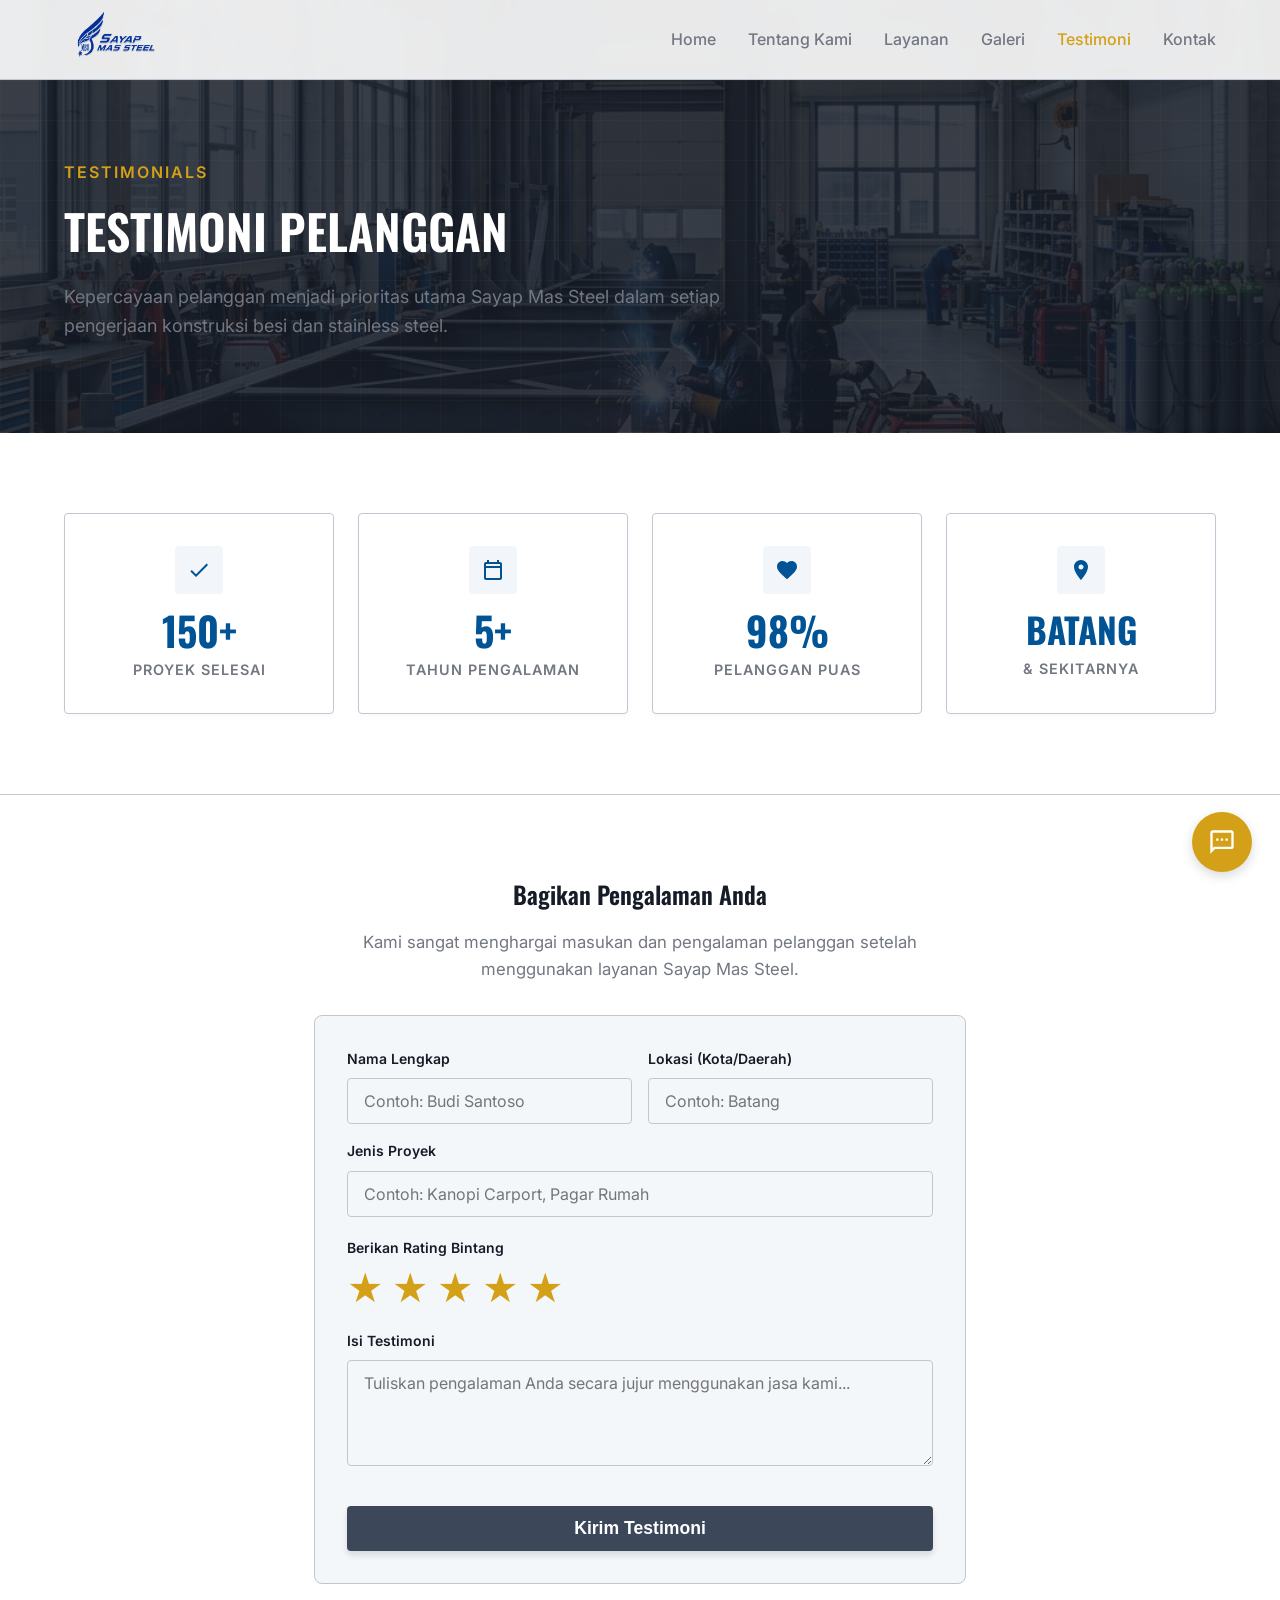
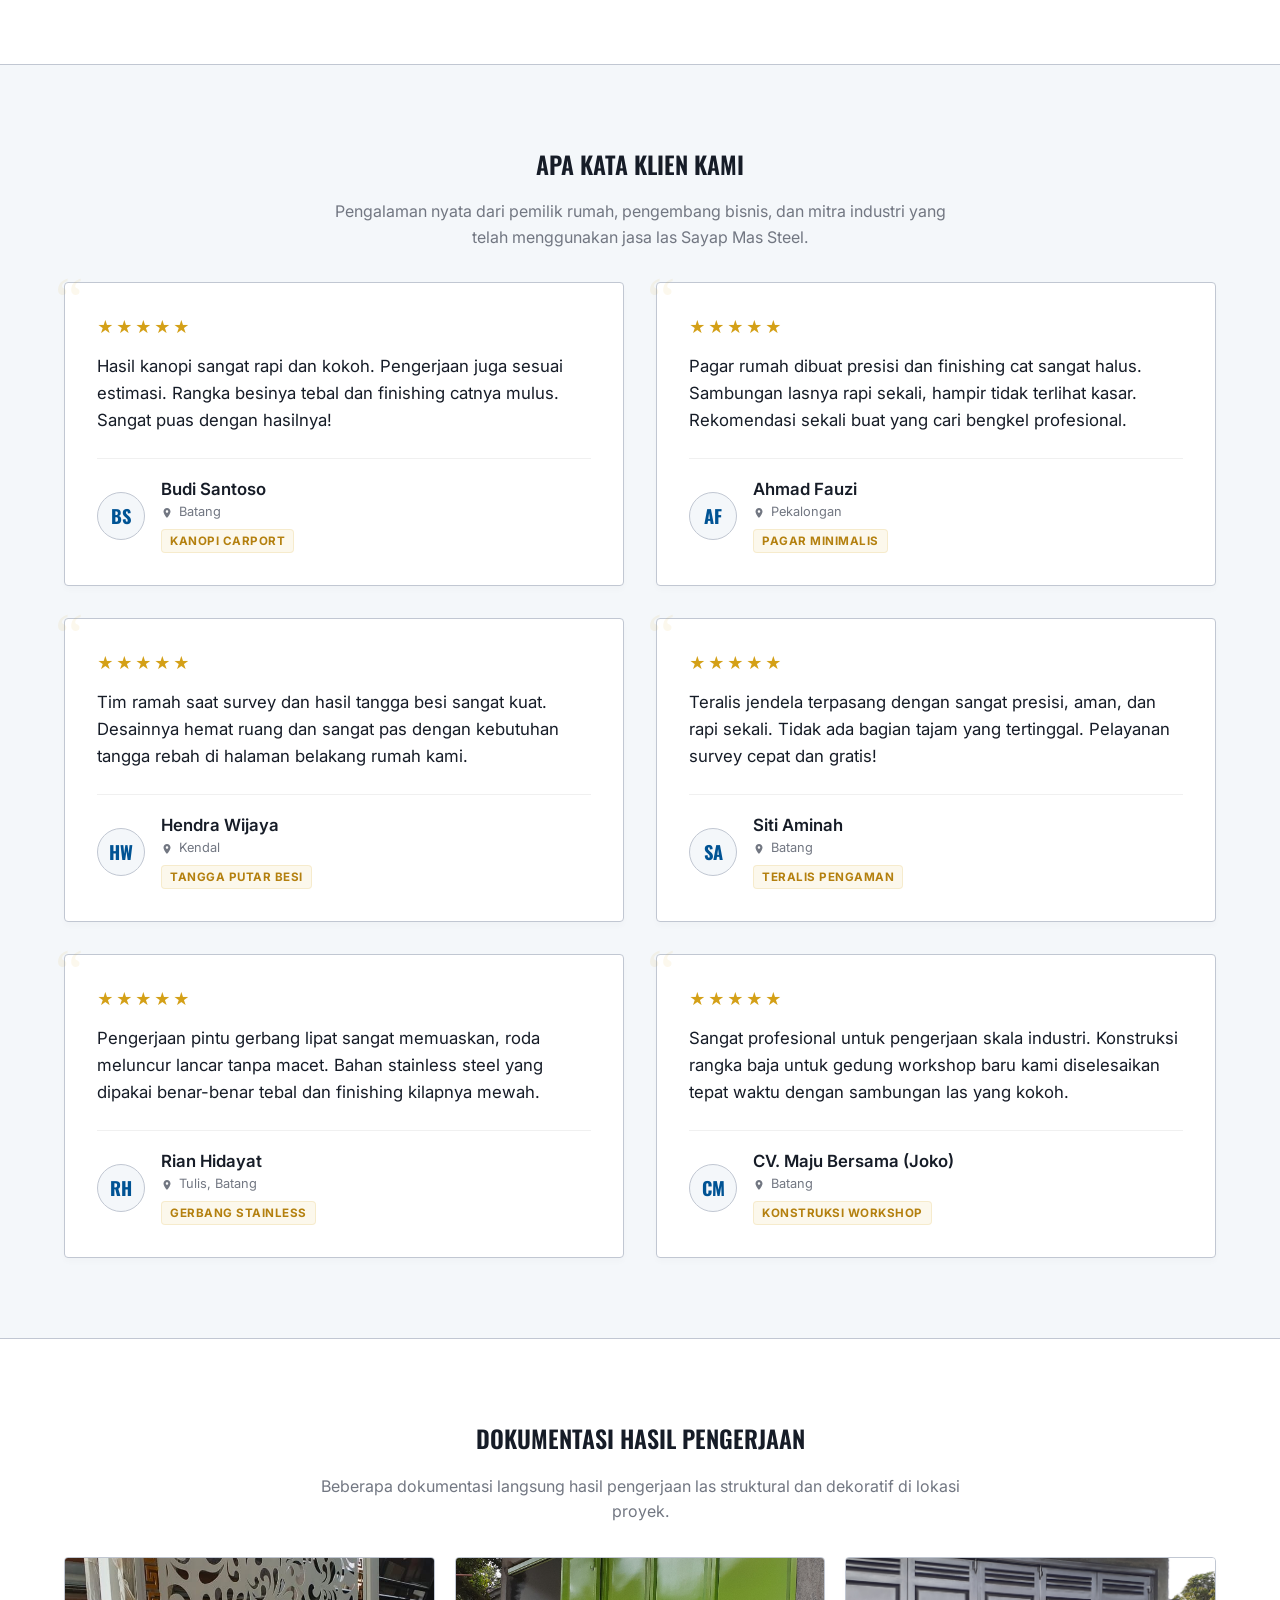
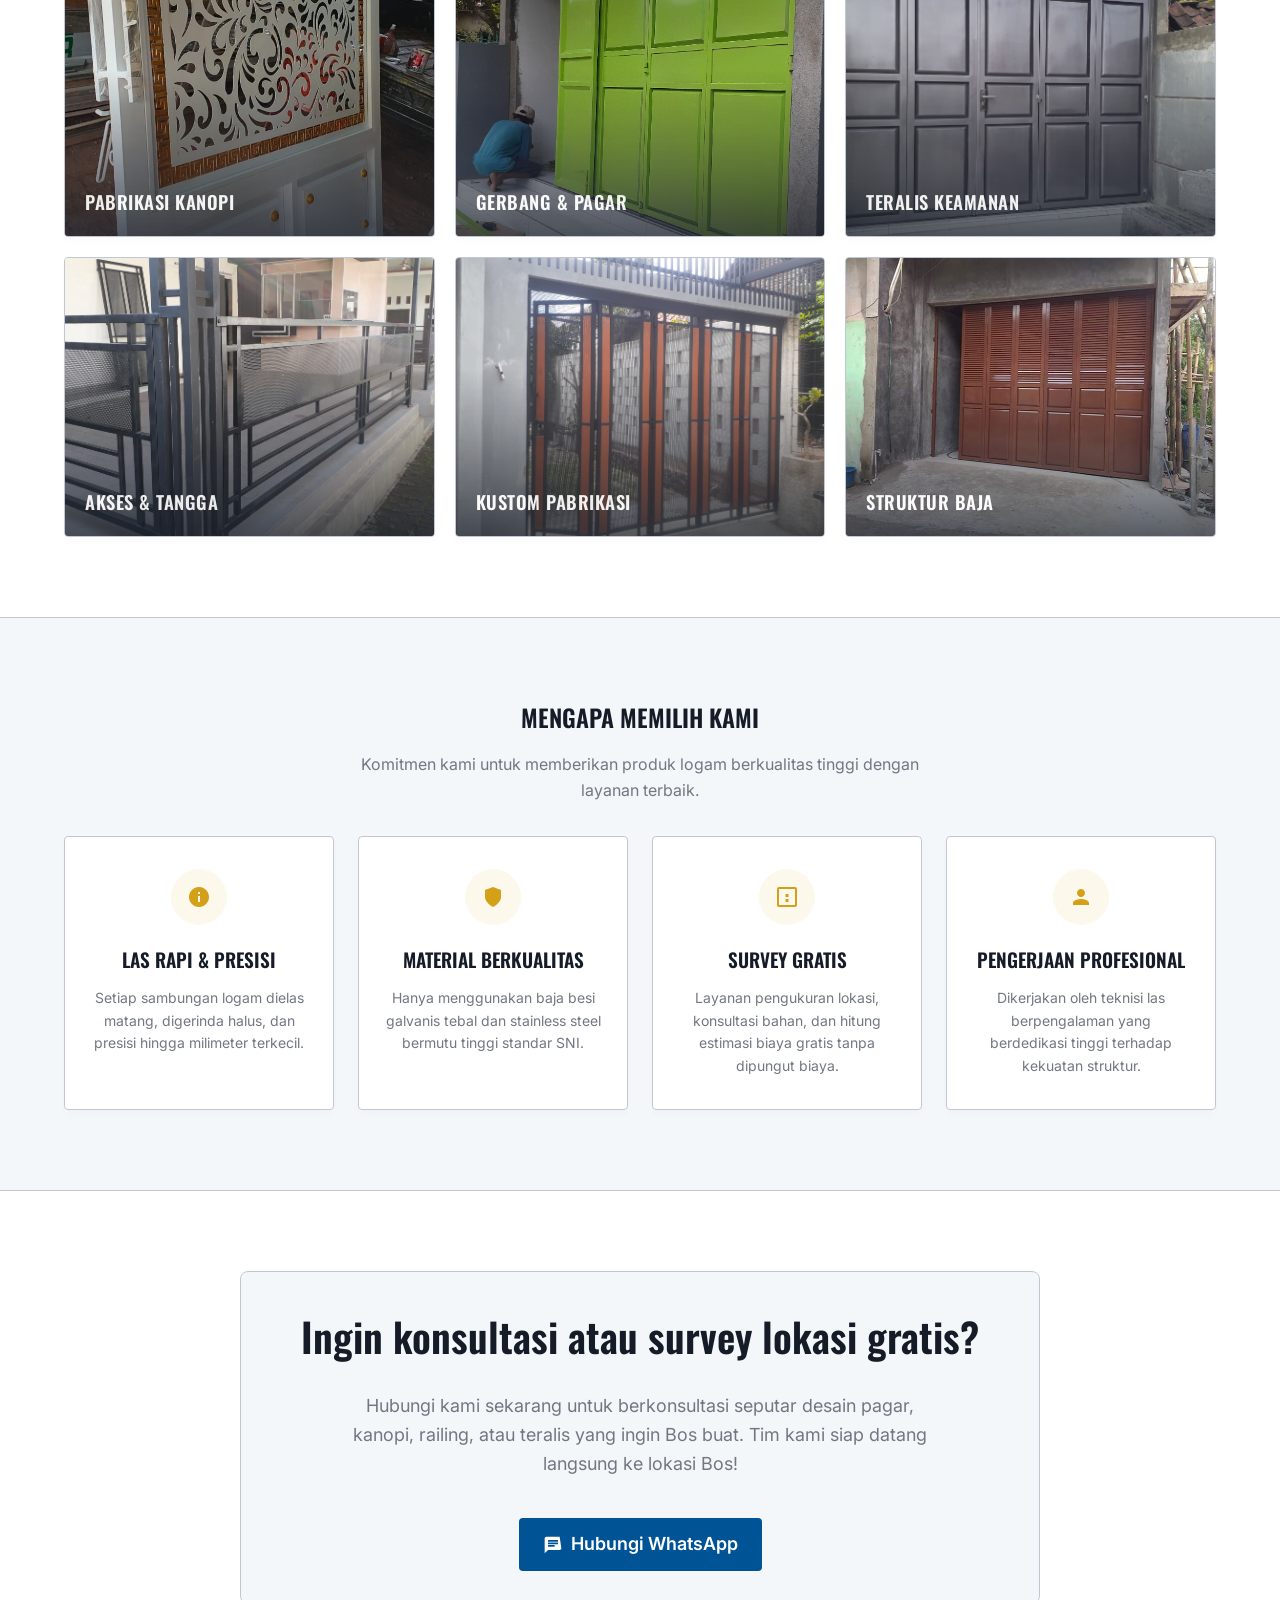
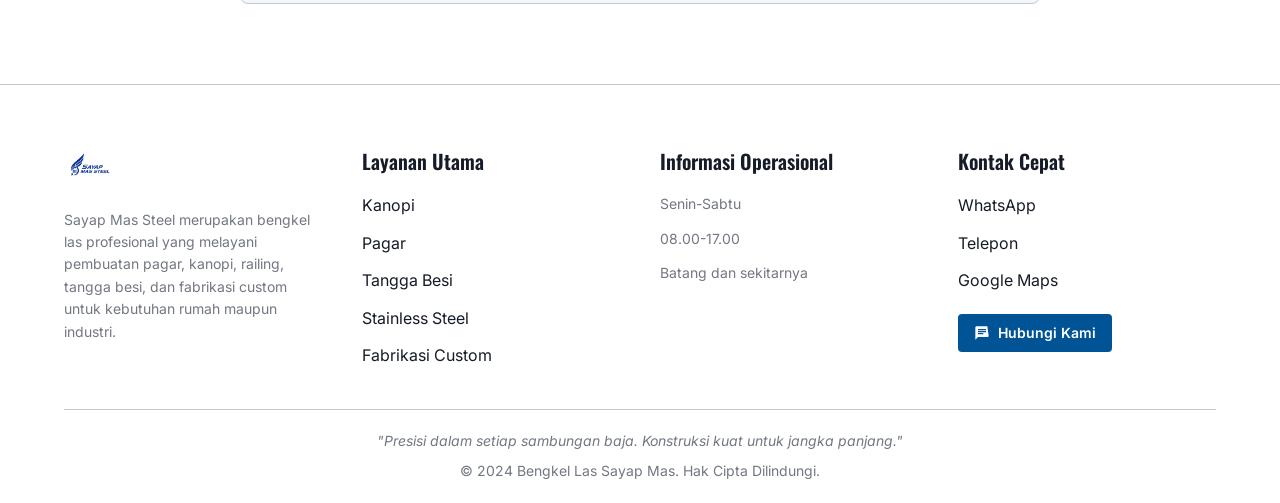
<file: testimonials.html>
<!doctype html>
<html lang="id">
  <head>
    <meta charset="UTF-8" />
    <meta name="viewport" content="width=device-width, initial-scale=1.0" />
    <title>Testimonials - Sayap Mas Steel</title>
    <link rel="stylesheet" href="style.css" />
    <style>
      /* Hero Section with Industrial Pattern */
      .testimonials-hero {
        position: relative;
        background-image: linear-gradient(rgba(22, 28, 39, 0.85), rgba(22, 28, 39, 0.85)), url('media/hero_welding.png');
        background-size: cover;
        background-position: center;
        color: var(--white);
        border-bottom: none;
        overflow: hidden;
      }
      .testimonials-hero::before {
        content: '';
        position: absolute;
        inset: 0;
        background-image: 
          linear-gradient(to right, rgba(212, 160, 23, 0.04) 1px, transparent 1px),
          linear-gradient(to bottom, rgba(212, 160, 23, 0.04) 1px, transparent 1px);
        background-size: 40px 40px;
        pointer-events: none;
      }
      .testimonials-hero::after {
        content: '';
        position: absolute;
        bottom: 0;
        left: 0;
        right: 0;
        height: 10px;
        background: linear-gradient(to bottom, transparent, rgba(0, 0, 0, 0.05));
      }

      /* Statistics Cards Style */
      .stat-card {
        background: var(--white);
        border: 1px solid var(--border);
        border-radius: 4px;
        padding: 32px 24px;
        text-align: center;
        box-shadow: 0 4px 6px rgba(0, 0, 0, 0.02);
        transition: transform 0.3s ease, box-shadow 0.3s ease, border-color 0.3s ease;
      }
      .stat-card:hover {
        transform: translateY(-4px);
        box-shadow: 0 8px 20px rgba(0, 0, 0, 0.06);
        border-color: var(--gold);
      }
      .stat-number {
        font-family: 'Oswald', sans-serif;
        font-size: 2.5rem;
        font-weight: 700;
        color: var(--primary);
        margin-bottom: 8px;
        line-height: 1;
      }
      .stat-label {
        font-size: 0.9rem;
        font-weight: 600;
        color: var(--steel-gray);
        text-transform: uppercase;
        letter-spacing: 1px;
      }
      .stat-icon {
        width: 48px;
        height: 48px;
        background: rgba(0, 83, 148, 0.05);
        color: var(--primary);
        display: flex;
        align-items: center;
        justify-content: center;
        border-radius: 4px;
        margin: 0 auto 16px;
        transition: background-color 0.3s ease, color 0.3s ease;
      }
      .stat-card:hover .stat-icon {
        background-color: var(--primary);
        color: var(--white);
      }

      /* Interactive Star Rating Widget inside Form */
      .star-rating-input {
        display: inline-flex;
        gap: 8px;
        font-size: 2.25rem;
        line-height: 1;
        color: var(--border);
        cursor: pointer;
        user-select: none;
        margin-top: 4px;
      }
      .star-rating-input .star-input {
        transition: color 0.2s ease, transform 0.1s ease;
      }
      .star-rating-input .star-input:hover {
        transform: scale(1.15);
      }
      .star-rating-input .star-input.active {
        color: var(--gold);
      }

      /* Testimonials Layout */
      .testimonials-grid {
        display: grid;
        grid-template-columns: repeat(2, 1fr);
        gap: 32px;
      }
      @media (max-width: 768px) {
        .testimonials-grid {
          grid-template-columns: 1fr;
          gap: 20px;
        }
      }
      .testimonial-card {
        background: var(--white);
        border: 1px solid var(--border);
        border-radius: 4px;
        padding: 32px;
        box-shadow: 0 4px 6px rgba(0, 0, 0, 0.02);
        transition: transform 0.3s ease, box-shadow 0.3s ease, border-color 0.3s ease;
        display: flex;
        flex-direction: column;
        justify-content: space-between;
        height: 100%;
        position: relative;
      }
      .testimonial-card:hover {
        transform: translateY(-4px);
        box-shadow: 0 10px 25px rgba(0, 0, 0, 0.05);
        border-color: var(--gold);
      }
      .testimonial-content {
        flex: 1;
      }
      .rating-stars {
        color: var(--gold);
        font-size: 1rem;
        margin-bottom: 12px;
        letter-spacing: 2px;
      }
      .testimonial-text {
        font-size: 1.05rem;
        color: var(--text-dark);
        line-height: 1.6;
        margin-bottom: 24px;
        position: relative;
        z-index: 2;
      }
      .testimonial-quote-icon {
        position: absolute;
        top: -15px;
        left: -10px;
        font-size: 4rem;
        color: rgba(214, 160, 23, 0.08);
        font-family: Georgia, serif;
        line-height: 1;
        user-select: none;
        pointer-events: none;
      }
      .testimonial-author {
        display: flex;
        align-items: center;
        gap: 16px;
        border-top: 1px solid rgba(0, 0, 0, 0.06);
        padding-top: 20px;
        margin-top: auto;
      }
      .author-avatar {
        width: 48px;
        height: 48px;
        border-radius: 50%;
        background: var(--bg-main);
        border: 1px solid var(--border);
        display: flex;
        align-items: center;
        justify-content: center;
        font-weight: 700;
        color: var(--primary);
        font-family: 'Oswald', sans-serif;
        flex-shrink: 0;
        font-size: 1.15rem;
      }
      .author-info h4 {
        margin: 0;
        font-size: 1.05rem;
        color: var(--text-dark);
        font-family: 'Inter', sans-serif;
        font-weight: 600;
        line-height: 1.3;
      }
      .author-info p {
        margin: 2px 0 0 0;
        font-size: 0.8rem;
        color: var(--steel-gray);
        display: flex;
        align-items: center;
        gap: 4px;
      }
      .project-badge {
        display: inline-block;
        background: rgba(214, 160, 23, 0.08);
        border: 1px solid rgba(214, 160, 23, 0.15);
        color: #b4800f;
        padding: 2px 8px;
        font-size: 0.725rem;
        font-weight: 700;
        border-radius: 4px;
        margin-top: 6px;
        text-transform: uppercase;
        letter-spacing: 0.5px;
      }

      /* Animation for new testimonial entry */
      @keyframes fadeInUp {
        from {
          opacity: 0;
          transform: translateY(30px);
        }
        to {
          opacity: 1;
          transform: translateY(0);
        }
      }
      .new-testimonial-card {
        animation: fadeInUp 0.7s cubic-bezier(0.16, 1, 0.3, 1) forwards;
        border-color: var(--gold);
        box-shadow: 0 4px 15px rgba(214, 160, 23, 0.15);
      }

      /* Gallery Grid Style */
      .gallery-grid {
        display: grid;
        grid-template-columns: repeat(3, 1fr);
        gap: 20px;
      }
      @media (max-width: 768px) {
        .gallery-grid {
          grid-template-columns: 1fr;
          gap: 16px;
        }
      }
      .gallery-item {
        position: relative;
        border-radius: 4px;
        overflow: hidden;
        height: 280px;
        border: 1px solid var(--border);
        box-shadow: 0 4px 6px rgba(0, 0, 0, 0.02);
      }
      .gallery-item img {
        width: 100%;
        height: 100%;
        object-fit: cover;
        transition: transform 0.5s ease;
      }
      .gallery-item:hover img {
        transform: scale(1.05);
      }
      .gallery-overlay {
        position: absolute;
        inset: 0;
        background: linear-gradient(to top, rgba(22, 28, 39, 0.8) 0%, rgba(22, 28, 39, 0) 60%);
        padding: 20px;
        display: flex;
        align-items: flex-end;
        color: var(--white);
        opacity: 0.9;
        transition: opacity 0.3s ease;
      }
      .gallery-item:hover .gallery-overlay {
        opacity: 1;
      }
      .gallery-title {
        font-family: 'Oswald', sans-serif;
        font-size: 1.15rem;
        font-weight: 600;
        margin: 0;
        letter-spacing: 0.5px;
        text-transform: uppercase;
      }

      /* Advantages Grid */
      .features-grid {
        display: grid;
        grid-template-columns: repeat(4, 1fr);
        gap: 24px;
      }
      @media (max-width: 992px) {
        .features-grid {
          grid-template-columns: repeat(2, 1fr);
        }
      }
      @media (max-width: 576px) {
        .features-grid {
          grid-template-columns: 1fr;
        }
      }
      .feature-card {
        background: var(--white);
        border: 1px solid var(--border);
        border-radius: 4px;
        padding: 32px 24px;
        text-align: center;
        box-shadow: 0 4px 6px rgba(0, 0, 0, 0.02);
        transition: transform 0.3s ease, border-color 0.3s ease, box-shadow 0.3s ease;
      }
      .feature-card:hover {
        transform: translateY(-4px);
        border-color: var(--gold);
        box-shadow: 0 8px 20px rgba(0, 0, 0, 0.05);
      }
      .feature-icon-wrapper {
        width: 56px;
        height: 56px;
        background: rgba(214, 160, 23, 0.08);
        color: var(--gold);
        border-radius: 50%;
        display: flex;
        align-items: center;
        justify-content: center;
        margin: 0 auto 20px;
        transition: background-color 0.3s ease, color 0.3s ease;
      }
      .feature-card:hover .feature-icon-wrapper {
        background-color: var(--gold);
        color: var(--white);
      }
      .feature-card h3 {
        font-size: 1.2rem;
        margin-bottom: 12px;
        color: var(--text-dark);
        font-family: 'Oswald', sans-serif;
        text-transform: uppercase;
      }
      .feature-card p {
        font-size: 0.875rem;
        color: var(--steel-gray);
        line-height: 1.6;
        margin: 0;
      }
    </style>
  </head>
  <body>
    <!-- Navbar -->
    <nav class="navbar">
      <div class="container">
        <div class="nav-brand">
          <img src="media/Logo.png" alt="Sayap Mas" style="height: 40px" />
        </div>
        <div class="hamburger">
          <span></span>
          <span></span>
          <span></span>
        </div>
        <div class="nav-links">
          <a href="index.html">Home</a>
          <a href="about.html">Tentang Kami</a>
          <a href="services.html">Layanan</a>
          <a href="gallery.html">Galeri</a>
          <a href="testimonials.html">Testimoni</a>
          <a href="contact.html">Kontak</a>
        </div>
      </div>
    </nav>

    <!-- Page Header / Hero Section -->
    <header class="hero testimonials-hero" style="padding-bottom: 60px">
      <div class="container">
        <div class="hero-content">
          <span class="hero-subtitle">Testimonials</span>
          <h1 class="hero-title">TESTIMONI PELANGGAN</h1>
          <p class="hero-text">
            Kepercayaan pelanggan menjadi prioritas utama Sayap Mas Steel dalam setiap pengerjaan konstruksi besi dan stainless steel.
          </p>
        </div>
      </div>
    </header>

    <!-- Section Statistik -->
    <section class="section-padding" style="background-color: var(--white); border-bottom: 1px solid var(--border);">
      <div class="container">
        <div class="grid-4">
          <div class="stat-card">
            <div class="stat-icon">
              <!-- Checklist Icon -->
              <svg xmlns="http://www.w3.org/2000/svg" width="24" height="24" viewBox="0 0 24 24" fill="currentColor">
                <path d="M9 16.17L4.83 12l-1.42 1.41L9 19 21 7l-1.41-1.41z"/>
              </svg>
            </div>
            <div class="stat-number">150+</div>
            <div class="stat-label">Proyek Selesai</div>
          </div>
          
          <div class="stat-card">
            <div class="stat-icon">
              <!-- Experience / Calendar Icon -->
              <svg xmlns="http://www.w3.org/2000/svg" width="24" height="24" viewBox="0 0 24 24" fill="currentColor">
                <path d="M19 4h-1V2h-2v2H8V2H6v2H5c-1.11 0-1.99.9-1.99 2L3 20c0 1.1.89 2 2 2h14c1.1 0 2-.9 2-2V6c0-1.1-.9-2-2-2zm0 16H5V10h14v10zm0-12H5V6h14v2z"/>
              </svg>
            </div>
            <div class="stat-number">5+</div>
            <div class="stat-label">Tahun Pengalaman</div>
          </div>
          
          <div class="stat-card">
            <div class="stat-icon">
              <!-- Customer Satisfaction / Heart Icon -->
              <svg xmlns="http://www.w3.org/2000/svg" width="24" height="24" viewBox="0 0 24 24" fill="currentColor">
                <path d="M12 21.35l-1.45-1.32C5.4 15.36 2 12.28 2 8.5 2 5.42 4.42 3 7.5 3c1.74 0 3.41.81 4.5 2.09C13.09 3.81 14.76 3 16.5 3 19.58 3 22 5.42 22 8.5c0 3.78-3.4 6.86-8.55 11.54L12 21.35z"/>
              </svg>
            </div>
            <div class="stat-number">98%</div>
            <div class="stat-label">Pelanggan Puas</div>
          </div>
          
          <div class="stat-card">
            <div class="stat-icon">
              <!-- Location Marker Icon -->
              <svg xmlns="http://www.w3.org/2000/svg" width="24" height="24" viewBox="0 0 24 24" fill="currentColor">
                <path d="M12 2C8.13 2 5 5.13 5 9c0 5.25 7 13 7 13s7-7.75 7-13c0-3.87-3.13-7-7-7zm0 9.5c-1.38 0-2.5-1.12-2.5-2.5s1.12-2.5 2.5-2.5 2.5 1.12 2.5 2.5-1.12 2.5-2.5 2.5z"/>
              </svg>
            </div>
            <div class="stat-number" style="font-size: 2.2rem; padding: 2px 0;">BATANG</div>
            <div class="stat-label">&amp; Sekitarnya</div>
          </div>
        </div>
      </div>
    </section>

    <!-- Section 1: Form Kirim Testimoni -->
    <section class="section-padding" style="background-color: var(--white); border-bottom: 1px solid var(--border);">
      <div class="container" style="max-width: 700px;">
        <div class="text-center mb-8">
          <h2>Bagikan Pengalaman Anda</h2>
          <p style="color: var(--steel-gray); font-size: 1.05rem;">
            Kami sangat menghargai masukan dan pengalaman pelanggan setelah menggunakan layanan Sayap Mas Steel.
          </p>
        </div>
        
        <!-- Validation Warning Box -->
        <div id="form-alert" style="display: none; background-color: #fee2e2; border: 1px solid #fca5a5; color: #b91c1c; padding: 16px; border-radius: 4px; margin-bottom: 24px; font-weight: 600; font-size: 0.9rem; border-left: 4px solid #ef4444;">
          ⚠️ Mohon lengkapi seluruh kolom formulir sebelum mengirimkan testimoni Anda!
        </div>
        
        <!-- Success Alert Box -->
        <div id="form-success" style="display: none; background-color: #ecfdf5; border: 1px solid #a7f3d0; color: #047857; padding: 16px; border-radius: 4px; margin-bottom: 24px; font-weight: 600; font-size: 0.9rem; border-left: 4px solid #10b981;">
          ✅ Terima kasih! Testimoni Anda berhasil dikirim dan sekarang ditampilkan pada daftar di bawah.
        </div>

        <form id="testimonial-form" class="card p-8" style="background-color: var(--bg-main);" novalidate>
          <div class="grid-2" style="gap: 16px; margin-bottom: 16px;">
            <div class="form-group" style="margin-bottom: 0;">
              <label class="form-label" for="input-nama">Nama Lengkap</label>
              <input type="text" id="input-nama" class="form-control" placeholder="Contoh: Budi Santoso" />
            </div>
            <div class="form-group" style="margin-bottom: 0;">
              <label class="form-label" for="input-lokasi">Lokasi (Kota/Daerah)</label>
              <input type="text" id="input-lokasi" class="form-control" placeholder="Contoh: Batang" />
            </div>
          </div>
          
          <div class="form-group" style="margin-bottom: 20px;">
            <label class="form-label" for="input-proyek">Jenis Proyek</label>
            <input type="text" id="input-proyek" class="form-control" placeholder="Contoh: Kanopi Carport, Pagar Rumah" />
          </div>
          
          <div class="form-group" style="margin-bottom: 20px;">
            <label class="form-label">Berikan Rating Bintang</label>
            <div>
              <div class="star-rating-input" id="star-rating-widget">
                <span class="star-input" data-value="1">★</span>
                <span class="star-input" data-value="2">★</span>
                <span class="star-input" data-value="3">★</span>
                <span class="star-input" data-value="4">★</span>
                <span class="star-input" data-value="5">★</span>
              </div>
              <input type="hidden" id="input-rating" value="5" />
            </div>
          </div>
          
          <div class="form-group" style="margin-bottom: 24px;">
            <label class="form-label" for="input-pesan">Isi Testimoni</label>
            <textarea id="input-pesan" class="form-control" rows="4" placeholder="Tuliskan pengalaman Anda secara jujur menggunakan jasa kami..." style="resize: vertical;"></textarea>
          </div>
          
          <div id="form-buttons" style="display: flex; gap: 12px; margin-top: 8px;">
            <button type="submit" id="btn-submit-testimonial" class="btn" style="flex: 1; border-radius: 4px; font-size: 1.1rem; box-shadow: 0 4px 6px rgba(0,0,0,0.12);">
              Kirim Testimoni
            </button>
            <button type="button" id="btn-cancel-edit" class="btn" style="display: none; background-color: #6b7280; color: var(--white); flex: 1; border-radius: 4px; font-size: 1.1rem; box-shadow: 0 4px 6px rgba(0,0,0,0.12);">
              Batal Edit
            </button>
          </div>
        </form>
      </div>
    </section>

    <!-- Section 2: Daftar Testimoni Pelanggan -->
    <section class="section-padding">
      <div class="container">
        <div class="text-center mb-8">
          <h2>APA KATA KLIEN KAMI</h2>
          <p style="color: var(--steel-gray); max-width: 650px; margin: 0 auto;">
            Pengalaman nyata dari pemilik rumah, pengembang bisnis, dan mitra industri yang telah menggunakan jasa las Sayap Mas Steel.
          </p>
        </div>

        <!-- Dynamic Testimonials Grid -->
        <div class="testimonials-grid" id="testimonials-list">
          <!-- Testimonials render here via JavaScript -->
        </div>
      </div>
    </section>

    <!-- Section Dokumentasi Hasil Pekerjaan -->
    <section class="section-padding" style="background-color: var(--white); border-top: 1px solid var(--border); border-bottom: 1px solid var(--border);">
      <div class="container">
        <div class="text-center mb-8">
          <h2>DOKUMENTASI HASIL PENGERJAAN</h2>
          <p style="color: var(--steel-gray); max-width: 650px; margin: 0 auto;">
            Beberapa dokumentasi langsung hasil pengerjaan las struktural dan dekoratif di lokasi proyek.
          </p>
        </div>

        <div class="gallery-grid">
          <!-- Gallery 1 -->
          <div class="gallery-item">
            <img src="media/gambar1.jpeg" alt="Pengerjaan Kanopi Sayap Mas Steel" />
            <div class="gallery-overlay">
              <h3 class="gallery-title">Pabrikasi Kanopi</h3>
            </div>
          </div>
          <!-- Gallery 2 -->
          <div class="gallery-item">
            <img src="media/gambar2.jpeg" alt="Pengerjaan Gerbang Sayap Mas Steel" />
            <div class="gallery-overlay">
              <h3 class="gallery-title">Gerbang &amp; Pagar</h3>
            </div>
          </div>
          <!-- Gallery 3 -->
          <div class="gallery-item">
            <img src="media/gambar3.jpeg" alt="Pengerjaan Teralis Sayap Mas Steel" />
            <div class="gallery-overlay">
              <h3 class="gallery-title">Teralis Keamanan</h3>
            </div>
          </div>
          <!-- Gallery 4 -->
          <div class="gallery-item">
            <img src="media/gambar4.jpeg" alt="Pengerjaan Railing Sayap Mas Steel" />
            <div class="gallery-overlay">
              <h3 class="gallery-title">Akses &amp; Tangga</h3>
            </div>
          </div>
          <!-- Gallery 5 -->
          <div class="gallery-item">
            <img src="media/gambar5.jpeg" alt="Pengerjaan Fabrikasi Sayap Mas Steel" />
            <div class="gallery-overlay">
              <h3 class="gallery-title">Kustom Pabrikasi</h3>
            </div>
          </div>
          <!-- Gallery 6 -->
          <div class="gallery-item">
            <img src="media/gambar6.jpeg" alt="Pengerjaan Kanopi Industri Sayap Mas Steel" />
            <div class="gallery-overlay">
              <h3 class="gallery-title">Struktur Baja</h3>
            </div>
          </div>
        </div>
      </div>
    </section>

    <!-- Section Keunggulan -->
    <section class="section-padding">
      <div class="container">
        <div class="text-center mb-8">
          <h2>MENGAPA MEMILIH KAMI</h2>
          <p style="color: var(--steel-gray); max-width: 600px; margin: 0 auto;">
            Komitmen kami untuk memberikan produk logam berkualitas tinggi dengan layanan terbaik.
          </p>
        </div>

        <div class="features-grid">
          <!-- Benefit 1 -->
          <div class="feature-card">
            <div class="feature-icon-wrapper">
              <!-- Spark/Torch Icon -->
              <svg xmlns="http://www.w3.org/2000/svg" width="24" height="24" viewBox="0 0 24 24" fill="currentColor">
                <path d="M12 2C6.48 2 2 6.48 2 12s4.48 10 10 10 10-4.48 10-10S17.52 2 12 2zm1 15h-2v-6h2v6zm0-8h-2V7h2v2z"/>
              </svg>
            </div>
            <h3>Las Rapi &amp; Presisi</h3>
            <p>Setiap sambungan logam dielas matang, digerinda halus, dan presisi hingga milimeter terkecil.</p>
          </div>

          <!-- Benefit 2 -->
          <div class="feature-card">
            <div class="feature-icon-wrapper">
              <!-- Quality Material/Shield Icon -->
              <svg xmlns="http://www.w3.org/2000/svg" width="24" height="24" viewBox="0 0 24 24" fill="currentColor">
                <path d="M12 22s8-4 8-10V5l-8-3-8 3v7c0 6 8 10 8 10z"/>
              </svg>
            </div>
            <h3>Material Berkualitas</h3>
            <p>Hanya menggunakan baja besi galvanis tebal dan stainless steel bermutu tinggi standar SNI.</p>
          </div>

          <!-- Benefit 3 -->
          <div class="feature-card">
            <div class="feature-icon-wrapper">
              <!-- Free Survey / Ruler Icon -->
              <svg xmlns="http://www.w3.org/2000/svg" width="24" height="24" viewBox="0 0 24 24" fill="currentColor">
                <path d="M10.5 9h3v3h-3zm0 5h3v3h-3zM20 2H4c-1.1 0-2 .9-2 2v16c0 1.1.9 2 2 2h16c1.1 0 2-.9 2-2V4c0-1.1-.9-2-2-2zm0 18H4V4h16v16z"/>
              </svg>
            </div>
            <h3>Survey Gratis</h3>
            <p>Layanan pengukuran lokasi, konsultasi bahan, dan hitung estimasi biaya gratis tanpa dipungut biaya.</p>
          </div>

          <!-- Benefit 4 -->
          <div class="feature-card">
            <div class="feature-icon-wrapper">
              <!-- Professional/Hardhat Icon -->
              <svg xmlns="http://www.w3.org/2000/svg" width="24" height="24" viewBox="0 0 24 24" fill="currentColor">
                <path d="M12 12c2.21 0 4-1.79 4-4s-1.79-4-4-4-4 1.79-4 4 1.79 4 4 4zm0 2c-2.67 0-8 1.34-8 4v2h16v-2c0-2.66-5.33-4-8-4z"/>
              </svg>
            </div>
            <h3>Pengerjaan Profesional</h3>
            <p>Dikerjakan oleh teknisi las berpengalaman yang berdedikasi tinggi terhadap kekuatan struktur.</p>
          </div>
        </div>
      </div>
    </section>

    <!-- CTA WhatsApp Section -->
    <section class="section-padding" style="background-color: var(--white); border-top: 1px solid var(--border);">
      <div class="container text-center">
        <div class="card p-8" style="max-width: 800px; margin: 0 auto; background: var(--bg-main)">
          <h2 style="font-size: 2.5rem; margin-bottom: 24px">
            Ingin konsultasi atau survey lokasi gratis?
          </h2>
          <p style="
                color: var(--steel-gray);
                margin-bottom: 40px;
                font-size: 1.125rem;
                max-width: 600px;
                margin-left: auto;
                margin-right: auto;
              ">
            Hubungi kami sekarang untuk berkonsultasi seputar desain pagar, kanopi, railing, atau teralis yang ingin Bos buat. Tim kami siap datang langsung ke lokasi Bos!
          </p>
          <div style="display: flex; gap: 16px; justify-content: center">
            <a href="https://wa.me/6282328030102" target="_blank" class="btn btn-whatsapp" style="display: flex; align-items: center; gap: 8px">
              <svg xmlns="http://www.w3.org/2000/svg" width="20" height="20" viewBox="0 0 24 24" fill="currentColor">
                <path d="M20 2H4c-1.1 0-2 .9-2 2v18l4-4h14c1.1 0 2-.9 2-2zM6 9h12v2H6V9zm8 5H6v-2h8v2zm4-6H6V6h12v2z" />
              </svg>
              Hubungi WhatsApp
            </a>
          </div>
        </div>
      </div>
    </section>

    <!-- Footer -->
    <footer class="footer" style="margin-top: 0">
      <div class="container">
        <div class="footer-grid">
          <div class="footer-brand" style="flex: 1; min-width: 250px;">
            <img
              src="media/Logo.png"
              alt="Sayap Mas"
              style="height: 40px; margin-bottom: 16px"
            />
            <p style="color: var(--steel-gray); font-size: 0.875rem">
              Sayap Mas Steel merupakan bengkel las profesional yang melayani pembuatan pagar, kanopi, railing, tangga besi, dan fabrikasi custom untuk kebutuhan rumah maupun industri.
            </p>
          </div>
          <div style="flex: 1; min-width: 150px;">
            <h4 class="footer-title">Layanan Utama</h4>
            <div class="footer-links">
              <a href="services.html">Kanopi</a>
              <a href="services.html">Pagar</a>
              <a href="services.html">Tangga Besi</a>
              <a href="services.html">Stainless Steel</a>
              <a href="services.html">Fabrikasi Custom</a>
            </div>
          </div>
          <div style="flex: 1; min-width: 150px;">
            <h4 class="footer-title">Informasi Operasional</h4>
            <div class="footer-links">
              <span style="color: var(--steel-gray); font-size: 0.875rem;">Senin-Sabtu</span>
              <span style="color: var(--steel-gray); font-size: 0.875rem;">08.00-17.00</span>
              <span style="color: var(--steel-gray); font-size: 0.875rem;">Batang dan sekitarnya</span>
            </div>
          </div>
          <div style="flex: 1; min-width: 150px;">
            <h4 class="footer-title">Kontak Cepat</h4>
            <div class="footer-links">
              <a href="https://wa.me/6282328030102" target="_blank" style="display: flex; align-items: center; gap: 8px;">WhatsApp</a>
              <a href="tel:+6282328030102" style="display: flex; align-items: center; gap: 8px;">Telepon</a>
              <a href="https://maps.app.goo.gl/3i6Q8Z6vB9f1" target="_blank" style="display: flex; align-items: center; gap: 8px;">Google Maps</a>
              <a
                href="https://wa.me/6282328030102"
                target="_blank"
                class="btn btn-whatsapp"
                style="display: inline-flex; align-items: center; gap: 8px; padding: 8px 16px; font-size: 0.875rem; margin-top: 8px; width: fit-content; border-radius: 4px; box-sizing: border-box;"
              >
                <svg
                  xmlns="http://www.w3.org/2000/svg"
                  width="16"
                  height="16"
                  viewBox="0 0 24 24"
                  fill="currentColor"
                >
                  <path
                    d="M20 2H4c-1.1 0-2 .9-2 2v18l4-4h14c1.1 0 2-.9 2-2zM6 9h12v2H6V9zm8 5H6v-2h8v2zm4-6H6V6h12v2z"
                  />
                </svg>
                Hubungi Kami
              </a>
            </div>
          </div>
        </div>
        <div class="footer-bottom" style="display: flex; flex-direction: column; align-items: center; gap: 8px; border-top: 1px solid var(--border); padding-top: 20px;">
          <p style="color: var(--steel-gray); font-size: 0.875rem; font-style: italic;">"Presisi dalam setiap sambungan baja. Konstruksi kuat untuk jangka panjang."</p>
          <p style="color: var(--steel-gray); font-size: 0.875rem;">&copy; 2024 Bengkel Las Sayap Mas. Hak Cipta Dilindungi.</p>
        </div>
      </div>
    </footer>

    <!-- Floating Chatbot FAB -->
    <div id="chatbot-fab" class="fab">
      <svg xmlns="http://www.w3.org/2000/svg" viewBox="0 0 24 24">
        <path
          d="M20 2H4c-1.1 0-2 .9-2 2v18l4-4h14c1.1 0 2-.9 2-2V4c0-1.1-.9-2-2-2zm0 14H5.2L4 17.2V4h16v12zM7 9h2v2H7zm4 0h2v2h-2zm4 0h2v2h-2z"
        />
      </svg>
    </div>

    <!-- main scripts -->
    <script src="script.js"></script>

    <!-- testimonials logic -->
    <script>
      // --- DATA & PERSISTENCE ---
      
      // Default testimonials list to show when there's no data in localStorage
      const defaultTestimonials = [
        {
          name: "Budi Santoso",
          location: "Batang",
          project: "Kanopi Carport",
          rating: 5,
          text: "Hasil kanopi sangat rapi dan kokoh. Pengerjaan juga sesuai estimasi. Rangka besinya tebal dan finishing catnya mulus. Sangat puas dengan hasilnya!"
        },
        {
          name: "Ahmad Fauzi",
          location: "Pekalongan",
          project: "Pagar Minimalis",
          rating: 5,
          text: "Pagar rumah dibuat presisi dan finishing cat sangat halus. Sambungan lasnya rapi sekali, hampir tidak terlihat kasar. Rekomendasi sekali buat yang cari bengkel profesional."
        },
        {
          name: "Hendra Wijaya",
          location: "Kendal",
          project: "Tangga Putar Besi",
          rating: 5,
          text: "Tim ramah saat survey dan hasil tangga besi sangat kuat. Desainnya hemat ruang dan sangat pas dengan kebutuhan tangga rebah di halaman belakang rumah kami."
        },
        {
          name: "Siti Aminah",
          location: "Batang",
          project: "Teralis Pengaman",
          rating: 5,
          text: "Teralis jendela terpasang dengan sangat presisi, aman, dan rapi sekali. Tidak ada bagian tajam yang tertinggal. Pelayanan survey cepat dan gratis!"
        },
        {
          name: "Rian Hidayat",
          location: "Tulis, Batang",
          project: "Gerbang Stainless",
          rating: 5,
          text: "Pengerjaan pintu gerbang lipat sangat memuaskan, roda meluncur lancar tanpa macet. Bahan stainless steel yang dipakai benar-benar tebal dan finishing kilapnya mewah."
        },
        {
          name: "CV. Maju Bersama (Joko)",
          location: "Batang",
          project: "Konstruksi Workshop",
          rating: 5,
          text: "Sangat profesional untuk pengerjaan skala industri. Konstruksi rangka baja untuk gedung workshop baru kami diselesaikan tepat waktu dengan sambungan las yang kokoh."
        }
      ];

      const LOCAL_STORAGE_KEY = 'sayap_mas_testimonials';

      // Load testimonials from localStorage, fall back to default list
      function getTestimonials() {
        const stored = localStorage.getItem(LOCAL_STORAGE_KEY);
        if (stored) {
          try {
            return JSON.parse(stored);
          } catch (e) {
            console.error("Gagal parse localStorage testimonials, load default", e);
          }
        }
        // Jika kosong, inisialisasi dengan data default
        localStorage.setItem(LOCAL_STORAGE_KEY, JSON.stringify(defaultTestimonials));
        return defaultTestimonials;
      }

      // Generate initials for avatar (e.g. "Budi Santoso" -> "BS")
      function getInitials(name) {
        if (!name) return "U";
        const parts = name.trim().split(/\s+/);
        if (parts.length === 1) return parts[0].substring(0, 2).toUpperCase();
        return (parts[0][0] + parts[1][0]).toUpperCase();
      }

      // Generate star characters string (e.g. 5 -> ★★★★★)
      function renderStarsString(rating) {
        let starsStr = '';
        for (let i = 1; i <= 5; i++) {
          if (i <= rating) {
            starsStr += '★';
          } else {
            starsStr += '☆';
          }
        }
        return starsStr;
      }

      // Global Edit State
      window.editId = null;

      // Delete testimonial function
      window.deleteTestimonial = function(id) {
        if (confirm("Apakah Anda yakin ingin menghapus testimoni ini?")) {
          const list = getTestimonials();
          const newList = list.filter(t => t.id !== id);
          localStorage.setItem(LOCAL_STORAGE_KEY, JSON.stringify(newList));
          
          if (window.editId === id) {
            cancelEdit();
          }
          
          renderTestimonials(newList);
        }
      };

      // Edit testimonial function
      window.editTestimonial = function(id) {
        const list = getTestimonials();
        const testimonial = list.find(t => t.id === id);
        if (!testimonial) return;

        window.editId = id;
        
        document.getElementById('input-nama').value = testimonial.name;
        document.getElementById('input-lokasi').value = testimonial.location;
        document.getElementById('input-proyek').value = testimonial.project;
        document.getElementById('input-pesan').value = testimonial.text;
        
        const ratingInput = document.getElementById('input-rating');
        if (ratingInput) {
          ratingInput.value = testimonial.rating;
          if (typeof window.highlightStars === 'function') {
            window.highlightStars(testimonial.rating);
          }
        }

        const btnSubmit = document.getElementById('btn-submit-testimonial');
        const btnCancel = document.getElementById('btn-cancel-edit');
        if (btnSubmit) btnSubmit.innerText = "Simpan Perubahan";
        if (btnCancel) btnCancel.style.display = "block";

        const form = document.getElementById('testimonial-form');
        if (form) {
          form.scrollIntoView({ behavior: 'smooth', block: 'center' });
        }
      };

      // Cancel edit function
      window.cancelEdit = function() {
        window.editId = null;
        const form = document.getElementById('testimonial-form');
        if (form) {
          form.reset();
        }
        const ratingInput = document.getElementById('input-rating');
        if (ratingInput) {
          ratingInput.value = 5;
          if (typeof window.highlightStars === 'function') {
            window.highlightStars(5);
          }
        }
        
        const btnSubmit = document.getElementById('btn-submit-testimonial');
        const btnCancel = document.getElementById('btn-cancel-edit');
        if (btnSubmit) btnSubmit.innerText = "Kirim Testimoni";
        if (btnCancel) btnCancel.style.display = "none";
      };

      // Render the testimonials array to the list container
      function renderTestimonials(testimonials, highlightFirst = false) {
        const container = document.getElementById('testimonials-list');
        if (!container) return;
        
        container.innerHTML = '';
        
        testimonials.forEach((t, idx) => {
          // New testimonial will be prepended at index 0 and has fade-in entry animation
          const isNew = highlightFirst && idx === 0;
          const card = document.createElement('div');
          card.className = `testimonial-card ${isNew ? 'new-testimonial-card' : ''}`;
          
          let actionsHtml = '';
          if (t.isUserAdded) {
            actionsHtml = `
              <div class="testimonial-actions" style="margin-top: 15px; padding-top: 12px; border-top: 1px dashed rgba(0,0,0,0.08); display: flex; gap: 8px; justify-content: flex-end;">
                <button type="button" class="btn btn-edit-testi" onclick="editTestimonial('${t.id}')" style="padding: 6px 12px; font-size: 0.8rem; background-color: var(--gold); color: var(--white); border: none; border-radius: 4px; cursor: pointer; font-weight: 600; display: inline-flex; align-items: center; gap: 4px; transition: opacity 0.2s;">
                  <svg xmlns="http://www.w3.org/2000/svg" width="12" height="12" viewBox="0 0 24 24" fill="currentColor"><path d="M3 17.25V21h3.75L17.81 9.94l-3.75-3.75L3 17.25zM20.71 7.04c.39-.39.39-1.02 0-1.41l-2.34-2.34c-.39-.39-1.02-.39-1.41 0l-1.83 1.83 3.75 3.75 1.83-1.83z"/></svg>
                  Edit
                </button>
                <button type="button" class="btn btn-delete-testi" onclick="deleteTestimonial('${t.id}')" style="padding: 6px 12px; font-size: 0.8rem; background-color: #ef4444; color: var(--white); border: none; border-radius: 4px; cursor: pointer; font-weight: 600; display: inline-flex; align-items: center; gap: 4px; transition: opacity 0.2s;">
                  <svg xmlns="http://www.w3.org/2000/svg" width="12" height="12" viewBox="0 0 24 24" fill="currentColor"><path d="M6 19c0 1.1.9 2 2 2h8c1.1 0 2-.9 2-2V7H6v12zM19 4h-3.5l-1-1h-5l-1 1H5v2h14V4z"/></svg>
                  Hapus
                </button>
              </div>
            `;
          }

          card.innerHTML = `
            <div class="testimonial-content">
              <div class="rating-stars">${renderStarsString(t.rating)}</div>
              <span class="testimonial-quote-icon">“</span>
              <p class="testimonial-text">${escapeHTML(t.text)}</p>
            </div>
            <div class="testimonial-author">
              <div class="author-avatar">${getInitials(t.name)}</div>
              <div class="author-info">
                <h4>${escapeHTML(t.name)}</h4>
                <p>
                  <svg xmlns="http://www.w3.org/2000/svg" width="12" height="12" viewBox="0 0 24 24" fill="currentColor" style="vertical-align: middle; margin-right: 2px;">
                    <path d="M12 2C8.13 2 5 5.13 5 9c0 5.25 7 13 7 13s7-7.75 7-13c0-3.87-3.13-7-7-7zm0 9.5c-1.38 0-2.5-1.12-2.5-2.5s1.12-2.5 2.5-2.5 2.5 1.12 2.5 2.5-1.12 2.5-2.5 2.5z"/>
                  </svg>
                  ${escapeHTML(t.location)}
                </p>
                <span class="project-badge">${escapeHTML(t.project)}</span>
              </div>
            </div>
            ${actionsHtml}
          `;
          container.appendChild(card);
        });
      }

      // Utility to escape HTML and prevent injection issues
      function escapeHTML(str) {
        return str
          .replace(/&/g, "&amp;")
          .replace(/</g, "&lt;")
          .replace(/>/g, "&gt;")
          .replace(/"/g, "&quot;")
          .replace(/'/g, "&#039;");
      }

      // --- INITIALIZATION & EVENT HANDLERS ---
      document.addEventListener('DOMContentLoaded', () => {
        // Load and render initial list
        const testimonialsList = getTestimonials();
        renderTestimonials(testimonialsList);

        // Star Rating Widget Logic
        const ratingWidget = document.getElementById('star-rating-widget');
        const ratingInput = document.getElementById('input-rating');
        
        if (ratingWidget && ratingInput) {
          const stars = ratingWidget.querySelectorAll('.star-input');
          
          // Function to colorize star elements based on rating value
          function highlightStars(val) {
            stars.forEach(star => {
              const starVal = parseInt(star.getAttribute('data-value'));
              if (starVal <= val) {
                star.classList.add('active');
              } else {
                star.classList.remove('active');
              }
            });
          }
          
          // Set initial rating representation to 5 stars
          highlightStars(5);
          window.highlightStars = highlightStars;
          
          // Add click & hover events to each star element
          stars.forEach(star => {
            // Set value on click
            star.addEventListener('click', () => {
              const val = parseInt(star.getAttribute('data-value'));
              ratingInput.value = val;
              highlightStars(val);
            });
            
            // Temporary color highlight on mouse enter
            star.addEventListener('mouseenter', () => {
              const val = parseInt(star.getAttribute('data-value'));
              stars.forEach(s => {
                const sVal = parseInt(s.getAttribute('data-value'));
                if (sVal <= val) {
                  s.style.color = 'var(--gold)';
                } else {
                  s.style.color = 'var(--border)';
                }
              });
            });
          });
          
          // Reset inline styles on mouse leave and restore clicked selection
          ratingWidget.addEventListener('mouseleave', () => {
            const val = parseInt(ratingInput.value);
            stars.forEach(s => {
              s.style.color = ''; // clear hover inline styles
            });
            highlightStars(val);
          });
        }

        // Bind Cancel button event
        const btnCancel = document.getElementById('btn-cancel-edit');
        if (btnCancel) {
          btnCancel.addEventListener('click', cancelEdit);
        }

        // Form Submit Handler
        const form = document.getElementById('testimonial-form');
        const alertBox = document.getElementById('form-alert');
        const successBox = document.getElementById('form-success');
        
        if (form) {
          form.addEventListener('submit', (e) => {
            e.preventDefault();
            
            // Clear message alerts
            if (alertBox) alertBox.style.display = 'none';
            if (successBox) successBox.style.display = 'none';
            
            const nama = document.getElementById('input-nama').value.trim();
            const lokasi = document.getElementById('input-lokasi').value.trim();
            const proyek = document.getElementById('input-proyek').value.trim();
            const rating = parseInt(ratingInput.value);
            const pesan = document.getElementById('input-pesan').value.trim();
            
            // Form Validation
            if (!nama || !lokasi || !proyek || !pesan || isNaN(rating) || rating < 1 || rating > 5) {
              if (alertBox) {
                alertBox.style.display = 'block';
                alertBox.scrollIntoView({ behavior: 'smooth', block: 'center' });
              }
              return;
            }
            
            const list = getTestimonials();

            if (window.editId) {
              // Edit mode
              const idx = list.findIndex(t => t.id === window.editId);
              if (idx !== -1) {
                list[idx].name = nama;
                list[idx].location = lokasi;
                list[idx].project = proyek;
                list[idx].rating = rating;
                list[idx].text = pesan;
              }
              cancelEdit();
            } else {
              // Create mode: create testimonial object
              const newTestimonial = {
                id: Date.now().toString() + Math.random().toString(36).substr(2, 9),
                name: nama,
                location: lokasi,
                project: proyek,
                rating: rating,
                text: pesan,
                isUserAdded: true
              };
              list.unshift(newTestimonial);
            }
            
            // Save list to localStorage
            localStorage.setItem(LOCAL_STORAGE_KEY, JSON.stringify(list));
            
            // Reset input values
            form.reset();
            ratingInput.value = 5;
            if (typeof window.highlightStars === 'function') {
              window.highlightStars(5);
            }
            
            // Show Success Notification Banner
            if (successBox) {
              successBox.innerHTML = window.editId ? "✅ Testimoni Anda berhasil diperbarui!" : "✅ Terima kasih! Testimoni Anda berhasil dikirim dan sekarang ditampilkan pada daftar di bawah.";
              successBox.style.display = 'block';
            }
            
            // Render new list
            renderTestimonials(list, !window.editId);
            
            // Smoothly scroll to the testimonials list to see it appear
            const testimonialsSection = document.getElementById('testimonials-list');
            if (testimonialsSection) {
              testimonialsSection.scrollIntoView({ behavior: 'smooth', block: 'start' });
            }
          });
        }
      });
    </script>
  </body>
</html>
</file>
<file: style.css>
/* style.css - Simple styling for Sayap Mas */

@import url('https://fonts.googleapis.com/css2?family=Inter:wght@400;500;600;700&family=Oswald:wght@400;500;600;700&display=swap');

:root {
    --bg-main: #F4F7FA;
    --gold: #D4A017;
    --steel-gray: #727782;
    --soft-dark: #2a303d;
    --text-dark: #161c27;
    --white: #ffffff;
    --border: #c1c7d2;
    --primary: #005394;
    --primary-btn: #3c475a;
    --light-blue: #2b6cb0;
}

* {
    margin: 0;
    padding: 0;
    box-sizing: border-box;
}

body {
    font-family: 'Inter', sans-serif;
    background-color: var(--bg-main);
    color: var(--text-dark);
    line-height: 1.6;
}

h1, h2, h3, h4, h5, h6 {
    font-family: 'Oswald', sans-serif;
    font-weight: 600;
    margin-bottom: 1rem;
}

a {
    text-decoration: none;
    color: inherit;
}

ul {
    list-style: none;
}

/* Layout Utilities */
.container {
    max-width: 1200px;
    margin: 0 auto;
    padding: 0 24px;
}

.section-padding {
    padding-top: 80px;
    padding-bottom: 80px;
}

/* Navbar */
.navbar {
    background-color: rgba(255, 255, 255, 0.9);
    backdrop-filter: blur(8px);
    position: fixed;
    top: 0;
    left: 0;
    right: 0;
    height: 80px;
    border-bottom: 1px solid var(--border);
    z-index: 1000;
    display: flex;
    align-items: center;
}

.navbar .container {
    width: 100%;
    display: flex;
    justify-content: space-between;
    align-items: center;
}

.nav-brand {
    font-family: 'Oswald', sans-serif;
    font-size: 1.5rem;
    font-weight: 700;
    color: var(--soft-dark);
    text-transform: uppercase;
}

.nav-brand img {
    height: 80px !important;
}

.nav-links {
    display: flex;
    gap: 32px;
}

.nav-links a {
    font-weight: 500;
    color: var(--steel-gray);
    transition: color 0.3s;
}

.nav-links a:hover, .nav-links a.active {
    color: var(--gold);
}

/* Hero Section */
.hero {
    padding-top: 160px; /* Account for navbar */
    padding-bottom: 80px;
    background-color: var(--white);
    border-bottom: 1px solid var(--border);
}

.hero-content {
    max-width: 700px;
}

.hero-subtitle {
    font-weight: 600;
    color: var(--gold);
    text-transform: uppercase;
    letter-spacing: 2px;
    margin-bottom: 16px;
    display: block;
}

.hero-title {
    font-size: 3rem;
    line-height: 1.2;
    margin-bottom: 24px;
}

.hero-text {
    font-size: 1.125rem;
    color: var(--steel-gray);
    margin-bottom: 32px;
}

.btn {
    display: inline-block;
    padding: 12px 24px;
    background-color: var(--primary-btn);
    color: var(--white);
    font-weight: 600;
    border-radius: 4px;
    cursor: pointer;
    border: none;
    transition: opacity 0.3s;
}

.btn:hover {
    opacity: 0.9;
    transform: scale(1.05);
    transition: 0.5s;
    background-color: var(--light-blue);
    color: var(--gold);
}

.btn-outline {
    background-color: transparent;
    border: 2px solid var(--steel-gray);
    color: var(--steel-gray);
}

.btn-outline:hover {
    background-color: var(--steel-gray);
    color: var(--white);
}

/* Grids */
.grid-2 { display: grid; grid-template-columns: repeat(2, 1fr); gap: 24px; }
.grid-3 { display: grid; grid-template-columns: repeat(3, 1fr); gap: 24px; }
.grid-4 { display: grid; grid-template-columns: repeat(4, 1fr); gap: 24px; }

/* Bento specific */
.bento-grid {
    display: grid;
    grid-template-columns: repeat(12, 1fr);
    gap: 24px;
}
.col-span-8 { grid-column: span 8; }
.col-span-6 { grid-column: span 6; }
.col-span-4 { grid-column: span 4; }

@media (max-width: 768px) {
    .bento-grid, .grid-2, .grid-3, .grid-4 {
        grid-template-columns: 1fr;
    }
    .col-span-8, .col-span-6, .col-span-4 {
        grid-column: span 1;
    }
    .nav-links {
        display: none;
        position: absolute;
        top: 80px;
        left: 0;
        width: 100%;
        background-color: var(--white);
        flex-direction: column;
        padding: 20px;
        box-shadow: 0 10px 15px rgba(0,0,0,0.1);
        gap: 16px;
    }
    .nav-links.nav-active {
        display: flex;
    }
}

/* Mobile Hamburger */
.hamburger {
    display: none;
    flex-direction: column;
    cursor: pointer;
    gap: 5px;
}
.hamburger span {
    width: 25px;
    height: 3px;
    background-color: var(--soft-dark);
    transition: all 0.3s ease-in-out;
}
@media (max-width: 768px) {
    .hamburger { display: flex; }
}

/* Cards */
.card {
    background: var(--white);
    border: 1px solid var(--border);
    border-radius: 8px;
    overflow: hidden;
    display: flex;
    flex-direction: column;
    transition: transform 0.3s ease, box-shadow 0.3s ease;
}
.card:hover {
    transform: translateY(-5px);
    box-shadow: 0 10px 25px rgba(0,0,0,0.1);
}

.card-img-wrap {
    width: 100%;
    height: 250px;
    overflow: hidden;
    position: relative;
}

.card-img {
    width: 100%;
    height: 100%;
    object-fit: cover;
}

.card-body {
    padding: 24px;
    flex: 1;
    display: flex;
    flex-direction: column;
}

/* Badges */
.badge {
    position: absolute;
    top: 16px;
    left: 16px;
    background: var(--gold);
    color: var(--white);
    padding: 4px 8px;
    font-size: 12px;
    font-weight: 600;
    border-radius: 4px;
}

/* Footer */
.footer {
    background-color: var(--white);
    border-top: 1px solid var(--border);
    padding: 60px 0 20px;
    margin-top: 60px;
}

.footer-grid {
    display: flex;
    justify-content: space-between;
    flex-wrap: wrap;
    gap: 40px;
    margin-bottom: 40px;
}

.footer-brand {
    max-width: 300px;
}

.footer-title {
    font-size: 1.25rem;
    margin-bottom: 16px;
}

.footer-links {
    display: flex;
    flex-direction: column;
    gap: 12px;
}

.footer-bottom {
    text-align: center;
    padding-top: 20px;
    border-top: 1px solid var(--border);
    color: var(--steel-gray);
    font-size: 0.875rem;
}

/* Floating Chatbot */
.fab {
    position: fixed;
    bottom: 28px;
    right: 28px;
    width: 60px;
    height: 60px;
    background-color: var(--gold);
    color: var(--white);
    border-radius: 50%;
    display: flex;
    justify-content: center;
    align-items: center;
    box-shadow: 0 4px 12px rgba(0,0,0,0.15);
    cursor: pointer;
    z-index: 1000;
    transition: transform 0.3s;
}

.fab:hover {
    transform: scale(1.05);
}

.fab svg {
    width: 28px;
    height: 28px;
    fill: currentColor;
}

/* Forms */
.form-group {
    margin-bottom: 20px;
}
.form-label {
    display: block;
    margin-bottom: 8px;
    font-weight: 600;
    font-size: 0.875rem;
}
.form-control {
    width: 100%;
    padding: 12px 16px;
    border: 1px solid var(--border);
    border-radius: 4px;
    font-family: inherit;
    font-size: 1rem;
    background: var(--bg-main);
}
.form-control:focus {
    outline: none;
    border-color: var(--gold);
}

/* Contact Info Layout */
.contact-item {
    display: flex;
    align-items: center;
    padding: 24px;
    background: var(--white);
    border: 1px solid var(--border);
    margin-bottom: 16px;
}

.contact-icon {
    width: 48px;
    height: 48px;
    background: var(--bg-main);
    display: flex;
    align-items: center;
    justify-content: center;
    margin-right: 24px;
    border-radius: 4px;
}

/* Chatbot interface */
.chat-wrapper {
    display: flex;
    border: 1px solid var(--border);
    background: var(--white);
    border-radius: 8px;
    overflow: hidden;
    height: 600px;
}
.chat-window {
    flex: 1;
    display: flex;
    flex-direction: column;
}
.chat-header {
    padding: 20px;
    border-bottom: 1px solid var(--border);
    background: var(--bg-main);
    display: flex;
    align-items: center;
    gap: 16px;
}
.chat-body {
    flex: 1;
    padding: 20px;
    overflow-y: auto;
    display: flex;
    flex-direction: column;
    gap: 20px;
}
.chat-input {
    padding: 20px;
    border-top: 1px solid var(--border);
    display: flex;
    gap: 12px;
}
.message {
    max-width: 80%;
    padding: 12px 16px;
    border-radius: 8px;
}
.msg-bot {
    align-self: flex-start;
    background: var(--bg-main);
    border: 1px solid var(--border);
    border-top-left-radius: 0;
}
.msg-user {
    align-self: flex-end;
    background: var(--primary-btn);
    color: var(--white);
    border-top-right-radius: 0;
}

/* Misc Utilities */
.text-center { text-align: center; }
.mb-2 { margin-bottom: 8px; }
.mb-4 { margin-bottom: 16px; }
.mb-6 { margin-bottom: 24px; }
.mb-8 { margin-bottom: 32px; }
.mt-8 { margin-top: 32px; }
.bg-white { background-color: var(--white); }
.bg-dark { background-color: var(--soft-dark); color: var(--white); }
.p-8 { padding: 32px; }
.align-center { align-items: center; }

/* Premium Hero Overlay */
.hero-bg {
    background-image: linear-gradient(rgba(22, 28, 39, 0.8), rgba(22, 28, 39, 0.8)), url('media/hero_welding.png');
    background-size: cover;
    background-position: center;
    color: var(--white);
    border-bottom: none;
}
.hero-bg .hero-text {
    color: #cbd5e1;
}
.hero-bg .hero-title {
    color: var(--white);
}

/* WhatsApp CTA Button */
.btn-whatsapp {
    background-color: var(--primary);
    color: var(--white);
    font-size: 1.125rem;
}
.btn-whatsapp:hover {
    background-color: var(--light-blue);
    color: var(--gold);
    opacity: 1;
    transform: scale(1.05);
    transition: 0.5s;
}
</file>
